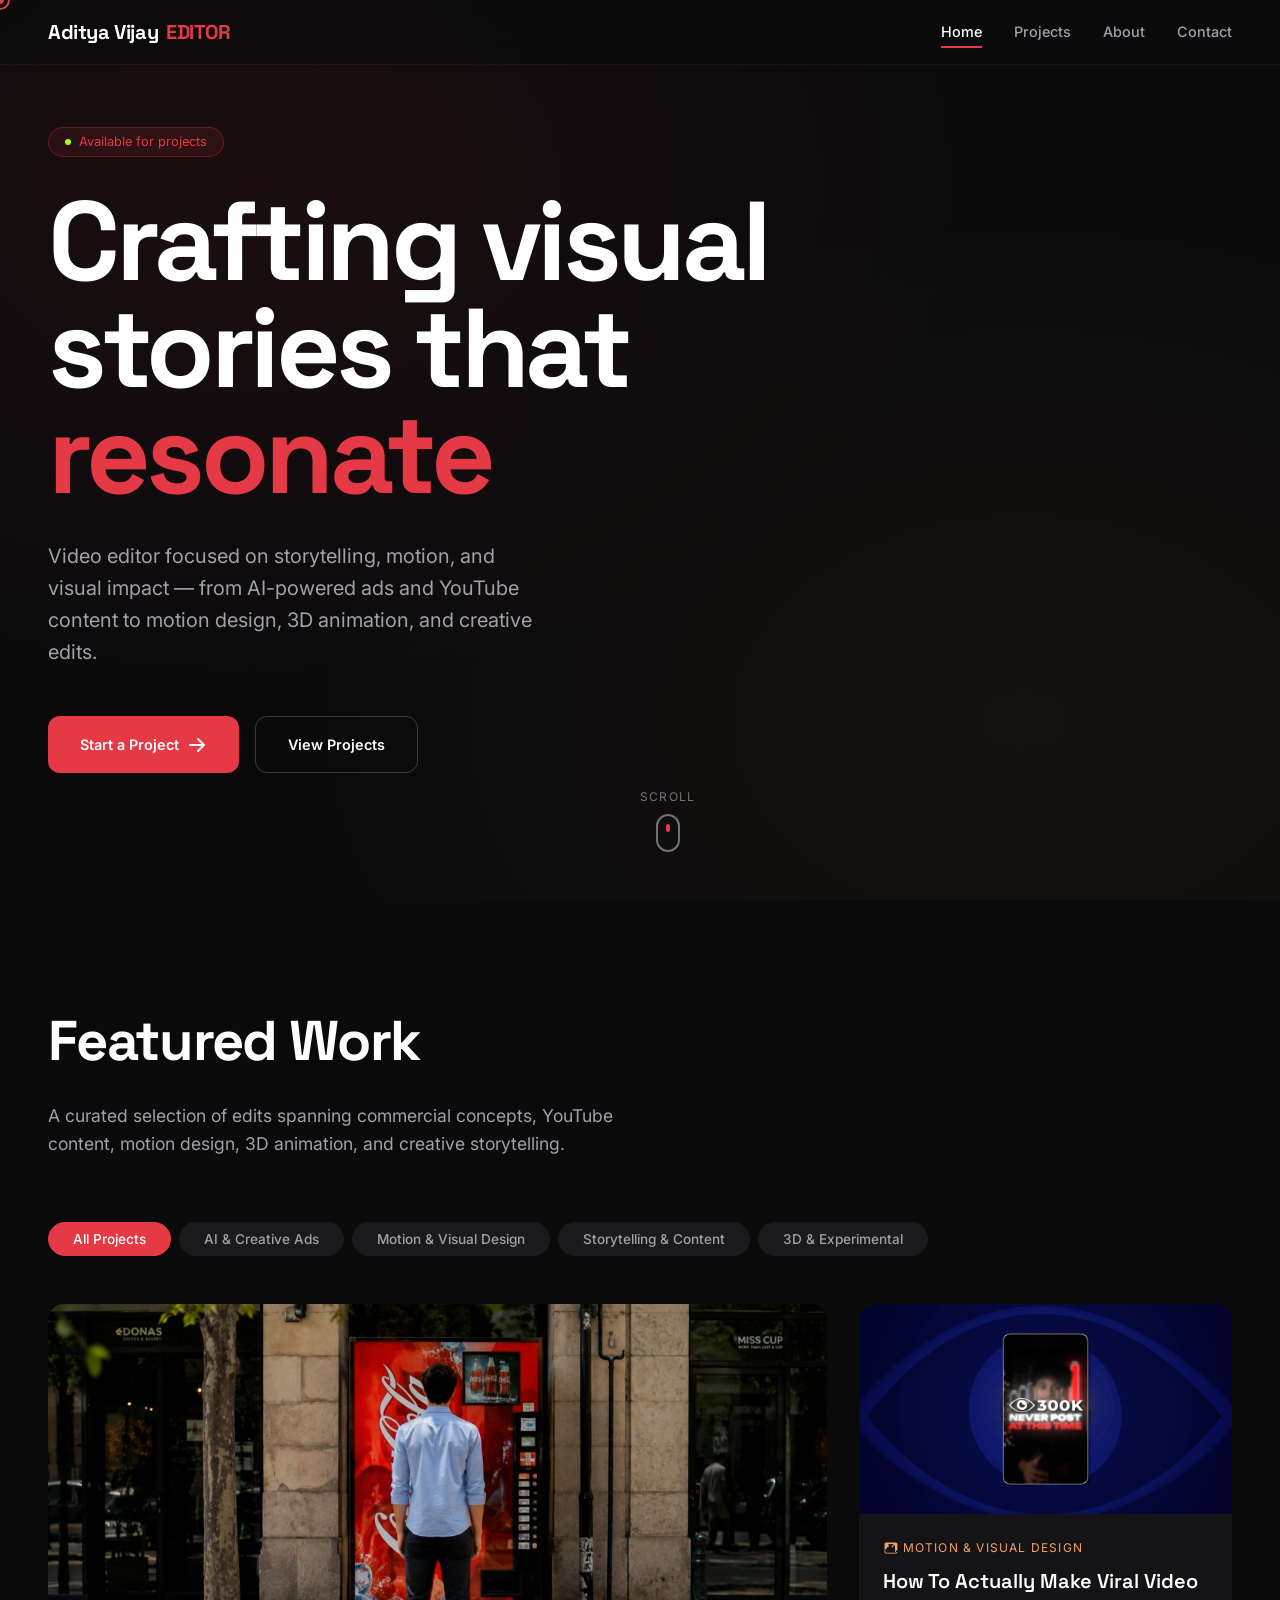
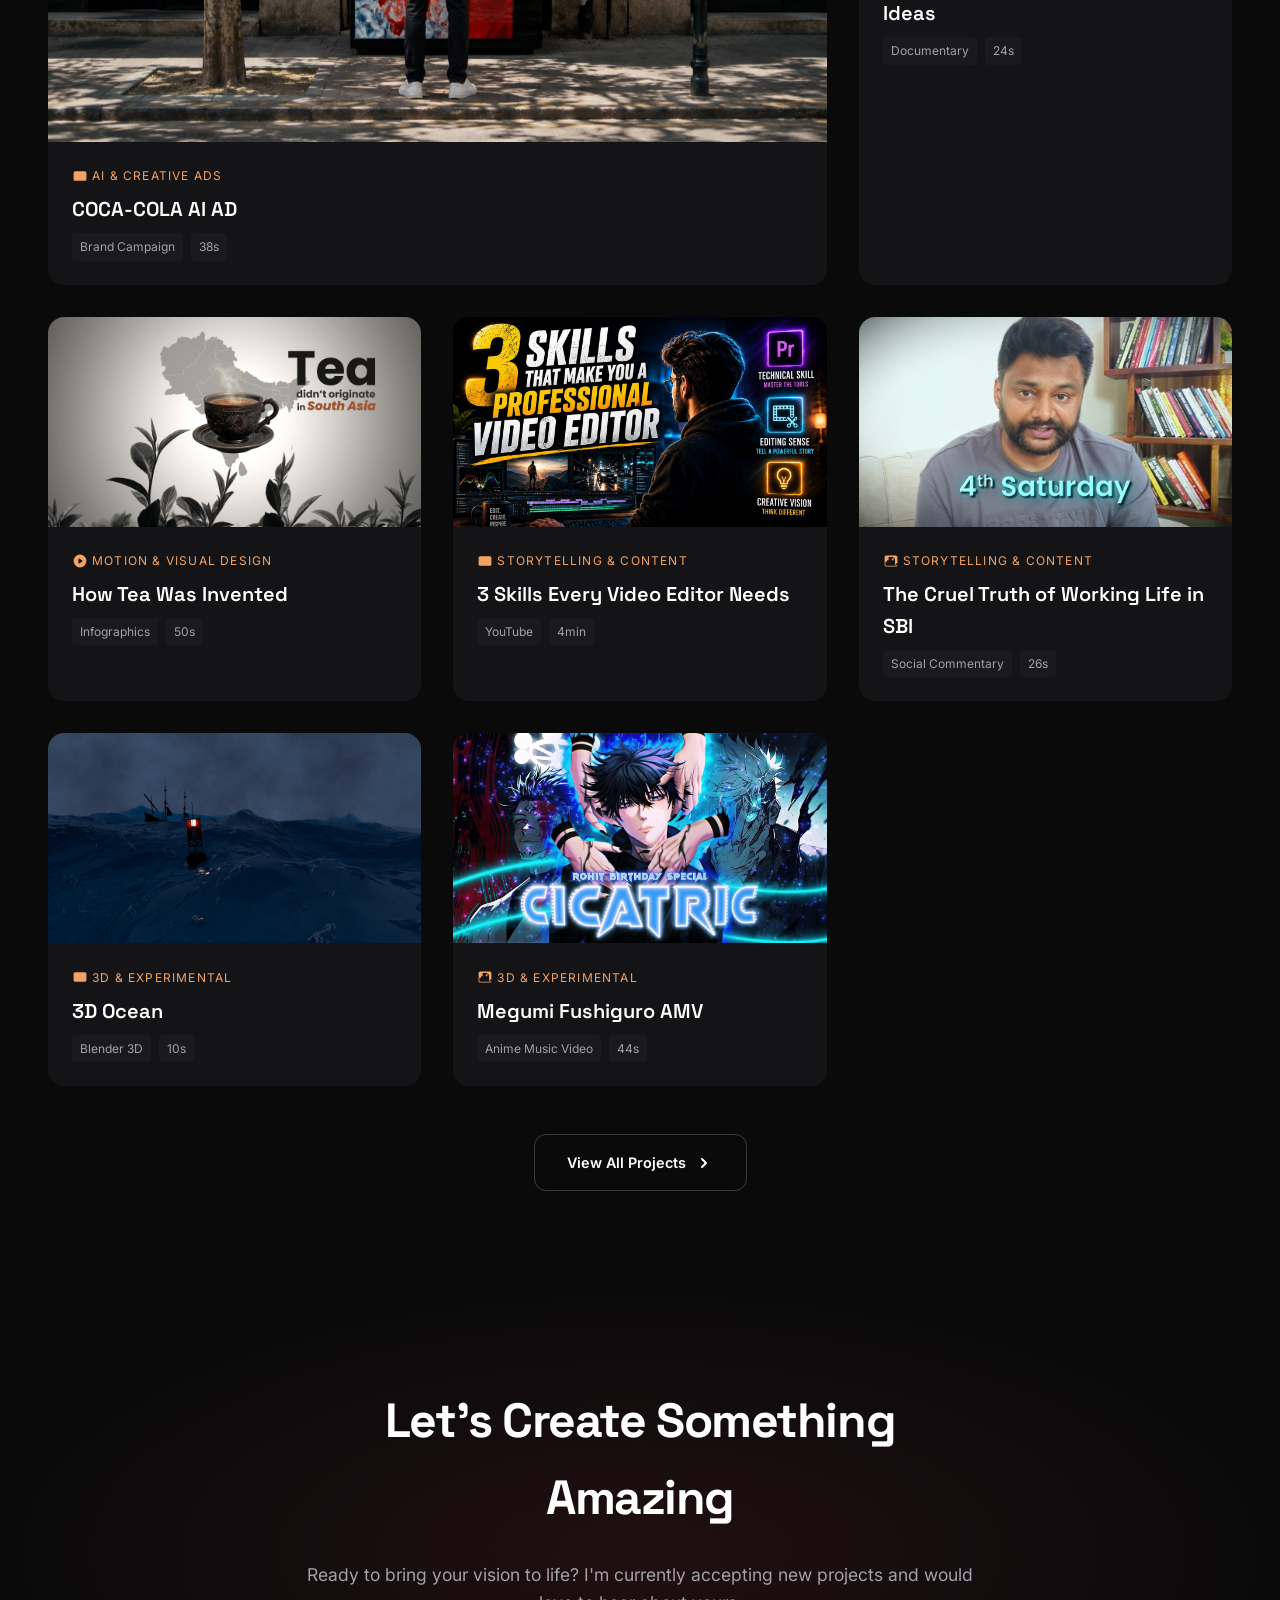
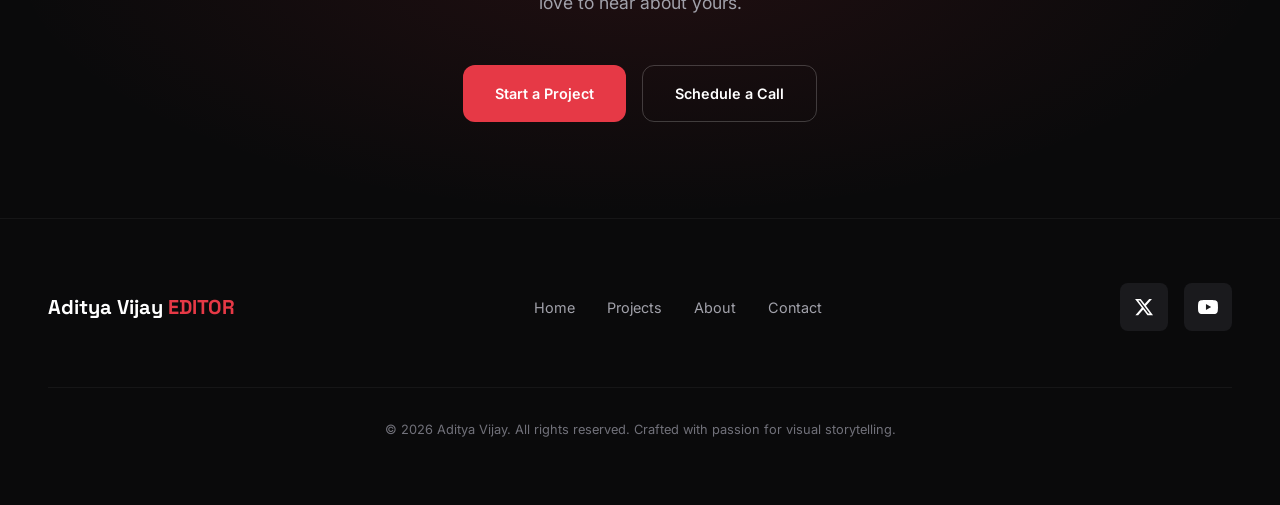
<file: video-editor-portfolio/index.html>
<!DOCTYPE html>
<html lang="en">
<head>
  <meta charset="UTF-8">
  <meta name="viewport" content="width=device-width, initial-scale=1.0">
  <meta name="description" content="Aditya Vijay is a video editor specializing in creative advertising, YouTube content, motion design, 3D animation, and cinematic storytelling.">
  <meta name="keywords" content="video editor, video editing, YouTube editor, motion graphics, 3D animation, AI video editing, short form video editor, creative video editing">
  <meta name="author" content="Aditya Vijay">

  <!-- Open Graph / Social -->
  <meta property="og:type" content="website">
  <meta property="og:title" content="Aditya Vijay - Video Editor">
  <meta property="og:description" content="Video editing across creative advertising, YouTube content, motion design, 3D animation, and cinematic storytelling by Aditya Vijay.">
  <meta property="og:image" content="Images/og-image.jpg">

  <!-- Favicon -->
  <link rel="icon" type="image/svg+xml" href="data:image/svg+xml,<svg xmlns='http://www.w3.org/2000/svg' viewBox='0 0 100 100'><text y='.9em' font-size='90'>🎬</text></svg>">

  <!-- Fonts -->
  <link rel="preconnect" href="https://fonts.googleapis.com">
  <link rel="preconnect" href="https://fonts.gstatic.com" crossorigin>
  <link href="https://fonts.googleapis.com/css2?family=Inter:wght@400;500;600;700&family=Space+Grotesk:wght@600;700&display=swap" rel="stylesheet">

  <!-- Styles -->
  <link rel="stylesheet" href="css/styles.css">

  <title>Aditya Vijay | Video Editor</title>
</head>
<body>
  <!-- Custom Cursor -->
  <div class="cursor"></div>
  <div class="cursor-follower"></div>

  <!-- Navigation -->
  <nav class="nav">
    <a href="index.html" class="nav-logo">
      Aditya Vijay <span>EDITOR</span>
    </a>

    <ul class="nav-links">
      <li><a href="index.html" class="nav-link active">Home</a></li>
      <li><a href="projects.html" class="nav-link">Projects</a></li>
      <li><a href="about.html" class="nav-link">About</a></li>
      <li><a href="contact.html" class="nav-link">Contact</a></li>
    </ul>

    <button class="nav-toggle" aria-label="Toggle menu">
      <span></span>
      <span></span>
      <span></span>
    </button>
  </nav>

  <!-- Hero Section -->
  <section class="hero">
    <div class="hero-content">
      <div class="hero-badge">
        Available for projects
      </div>
      <h1 class="hero-title">
        <span class="line">Crafting visual</span>
        <span class="line">stories that <span class="highlight">resonate</span></span>
      </h1>
      <p class="hero-subtitle">
        Video editor focused on storytelling, motion, and visual impact — from AI-powered ads and YouTube content to motion design, 3D animation, and creative edits.
      </p>
      <div class="hero-cta">
        <a href="contact.html" class="btn btn-primary">
          Start a Project
          <svg width="20" height="20" viewBox="0 0 20 20" fill="currentColor">
            <path fill-rule="evenodd" d="M10.293 3.293a1 1 0 011.414 0l6 6a1 1 0 010 1.414l-6 6a1 1 0 01-1.414-1.414L14.586 11H3a1 1 0 110-2h11.586l-4.293-4.293a1 1 0 010-1.414z" clip-rule="evenodd"/>
          </svg>
        </a>
        <a href="#work" class="btn btn-secondary">
          View Projects
        </a>
      </div>
    </div>

    <div class="hero-scroll">
      <span>Scroll</span>
      <div class="mouse"></div>
    </div>
  </section>

  <!-- Featured Projects Section -->
  <section id="work" class="section">
    <div class="section-header reveal">
      <h2 class="section-title">Featured Work</h2>
      <p class="section-subtitle">A curated selection of edits spanning commercial concepts, YouTube content, motion design, 3D animation, and creative storytelling.</p>
    </div>

    <!-- Filter Buttons -->
    <div class="filter reveal">
      <button class="filter-btn active" data-filter="all">All Projects</button>
      <button class="filter-btn" data-filter="ai-ads">AI & Creative Ads</button>
      <button class="filter-btn" data-filter="motion">Motion & Visual Design</button>
      <button class="filter-btn" data-filter="storytelling">Storytelling & Content</button>
      <button class="filter-btn" data-filter="3d">3D & Experimental</button>
    </div>

    <!-- Projects Grid -->
    <div class="projects-grid">
      <!-- Project 1 - Commercial (Featured/Large) -->
      <article class="project-card large reveal" data-category="ai-ads">
        <div class="project-thumbnail">
          <!-- PLACEHOLDER: Replace src with actual thumbnail -->
          <img src="Images/AI-AD.jpg" alt="COCA-COLA AI AD" loading="lazy">
          <div class="project-overlay">
            <a href="projects/project-1.html" class="btn btn-primary">View Project</a>
          </div>
        </div>
        <div class="project-info">
          <span class="project-category">
            <svg width="16" height="16" fill="currentColor" viewBox="0 0 20 20">
              <path d="M2 6a2 2 0 012-2h12a2 2 0 012 2v8a2 2 0 01-2 2H4a2 2 0 01-2-2V6z"/>
            </svg>
            AI & Creative Ads
          </span>
          <h3 class="project-title">COCA-COLA AI AD</h3>
          <div class="project-tags">
            <span class="project-tag">Brand Campaign</span>
            <span class="project-tag">38s</span>
          </div>
        </div>
      </article>

      <!-- Project 2 - Film -->
      <article class="project-card reveal" data-category="motion">
        <div class="project-thumbnail">
          <img src="Images/Motion-Graphics.jpg" alt="How To Actually Make Viral Video Ideas" loading="lazy">
          <div class="project-overlay">
            <a href="projects/project-2.html" class="btn btn-primary">View Project</a>
          </div>
        </div>
        <div class="project-info">
          <span class="project-category">
            <svg width="16" height="16" fill="currentColor" viewBox="0 0 20 20">
              <path fill-rule="evenodd" d="M4 3a2 2 0 00-2 2v10a2 2 0 002 2h12a2 2 0 002-2V5a2 2 0 00-2-2H4zm3 2h6v4H7V5zm8 8v2h1v-2h-1zm-2-2H3v4a1 1 0 001 1h12a1 1 0 001-1v-4h-2zm-2-2H5v2h6V9zm6 4h1v2h-1v-2zm-2-2h2v2h-2v-2zm-4-4h4v4h-4V7z" clip-rule="evenodd"/>
            </svg>
            Motion & Visual Design
          </span>
          <h3 class="project-title">How To Actually Make Viral Video Ideas</h3>
          <div class="project-tags">
            <span class="project-tag">Documentary</span>
            <span class="project-tag">24s</span>
          </div>
        </div>
      </article>

      <!-- Project 3 - Content Creator -->
      <article class="project-card reveal" data-category="motion">
        <div class="project-thumbnail">
          <img src="Images/Info-Graphics.jpg" alt="How To Actually Make Viral Video Ideas" loading="lazy">
          <div class="project-overlay">
            <a href="projects/project-3.html" class="btn btn-primary">View Project</a>
          </div>
        </div>
        <div class="project-info">
          <span class="project-category">
            <svg width="16" height="16" fill="currentColor" viewBox="0 0 20 20">
              <path fill-rule="evenodd" d="M10 18a8 8 0 100-16 8 8 0 000 16zM9.555 7.168A1 1 0 008 8v4a1 1 0 001.555.832l3-2a1 1 0 000-1.664l-3-2z" clip-rule="evenodd"/>
            </svg>
            Motion & Visual Design
          </span>
          <h3 class="project-title">How Tea Was Invented</h3>
          <div class="project-tags">
            <span class="project-tag">Infographics</span>
            <span class="project-tag">50s</span>
          </div>
        </div>
      </article>

      <!-- Project 4 - Commercial -->
      <article class="project-card reveal" data-category="storytelling">
        <div class="project-thumbnail">
          <img src="Images/Longform.jpg" alt="3 Skills Every Video Editor Needs" loading="lazy">
          <div class="project-overlay">
            <a href="projects/project-4.html" class="btn btn-primary">View Project</a>
          </div>
        </div>
        <div class="project-info">
          <span class="project-category">
            <svg width="16" height="16" fill="currentColor" viewBox="0 0 20 20">
              <path d="M2 6a2 2 0 012-2h12a2 2 0 012 2v8a2 2 0 01-2 2H4a2 2 0 01-2-2V6z"/>
            </svg>
            Storytelling & Content
          </span>
          <h3 class="project-title">3 Skills Every Video Editor Needs</h3>
          <div class="project-tags">
            <span class="project-tag">YouTube</span>
            <span class="project-tag">4min</span>
          </div>
        </div>
      </article>

      <!-- Project 5 - Film -->
      <article class="project-card reveal" data-category="storytelling">
        <div class="project-thumbnail">
          <img src="Images/Documentary.jpg" alt="The Cruel Truth of Working Life in SBI" loading="lazy">
          <div class="project-overlay">
            <a href="projects/project-5.html" class="btn btn-primary">View Project</a>
          </div>
        </div>
        <div class="project-info">
          <span class="project-category">
            <svg width="16" height="16" fill="currentColor" viewBox="0 0 20 20">
              <path fill-rule="evenodd" d="M4 3a2 2 0 00-2 2v10a2 2 0 002 2h12a2 2 0 002-2V5a2 2 0 00-2-2H4zm3 2h6v4H7V5zm8 8v2h1v-2h-1zm-2-2H3v4a1 1 0 001 1h12a1 1 0 001-1v-4h-2zm-2-2H5v2h6V9zm6 4h1v2h-1v-2zm-2-2h2v2h-2v-2zm-4-4h4v4h-4V7z" clip-rule="evenodd"/>
            </svg>
            Storytelling & Content
          </span>
          <h3 class="project-title">The Cruel Truth of Working Life in SBI</h3>
          <div class="project-tags">
            <span class="project-tag">Social Commentary</span>
            <span class="project-tag">26s</span>
          </div>
        </div>
      </article>

      <!-- Project 7 - Commercial -->
      <article class="project-card reveal" data-category="3d">
        <div class="project-thumbnail">
          <img src="Images/3D.jpg" alt="3D Ocean" loading="lazy">
          <div class="project-overlay">
            <a href="projects/project-6.html" class="btn btn-primary">View Project</a>
          </div>
        </div>
        <div class="project-info">
          <span class="project-category">
            <svg width="16" height="16" fill="currentColor" viewBox="0 0 20 20">
              <path d="M2 6a2 2 0 012-2h12a2 2 0 012 2v8a2 2 0 01-2 2H4a2 2 0 01-2-2V6z"/>
            </svg>
            3D & Experimental
          </span>
          <h3 class="project-title">3D Ocean</h3>
          <div class="project-tags">
            <span class="project-tag">Blender 3D</span>
            <span class="project-tag">10s</span>
          </div>
        </div>
      </article>

      <!-- Project 8 - Film -->
      <article class="project-card reveal" data-category="3d">
        <div class="project-thumbnail">
          <img src="Images/AMV.jpg" alt="Megumi Fushiguro AMV" loading="lazy">
          <div class="project-overlay">
            <a href="projects/project-7.html" class="btn btn-primary">View Project</a>
          </div>
        </div>
        <div class="project-info">
          <span class="project-category">
            <svg width="16" height="16" fill="currentColor" viewBox="0 0 20 20">
              <path fill-rule="evenodd" d="M4 3a2 2 0 00-2 2v10a2 2 0 002 2h12a2 2 0 002-2V5a2 2 0 00-2-2H4zm3 2h6v4H7V5zm8 8v2h1v-2h-1zm-2-2H3v4a1 1 0 001 1h12a1 1 0 001-1v-4h-2zm-2-2H5v2h6V9zm6 4h1v2h-1v-2zm-2-2h2v2h-2v-2zm-4-4h4v4h-4V7z" clip-rule="evenodd"/>
            </svg>
            3D & Experimental
          </span>
          <h3 class="project-title">Megumi Fushiguro AMV</h3>
          <div class="project-tags">
            <span class="project-tag">Anime Music Video</span>
            <span class="project-tag">44s</span>
          </div>
        </div>
      </article>
    </div>

    <!-- View All Projects CTA -->
    <div class="text-center mt-5 reveal">
      <a href="projects.html" class="btn btn-secondary">
        View All Projects
        <svg width="20" height="20" viewBox="0 0 20 20" fill="currentColor">
          <path fill-rule="evenodd" d="M7.293 14.707a1 1 0 010-1.414L10.586 10 7.293 6.707a1 1 0 011.414-1.414l4 4a1 1 0 010 1.414l-4 4a1 1 0 01-1.414 0z" clip-rule="evenodd"/>
        </svg>
      </a>
    </div>
  </section>

  <!-- CTA Section -->
  <section class="cta-section">
    <div class="cta-content reveal">
      <h2>Let's Create Something Amazing</h2>
      <p>Ready to bring your vision to life? I'm currently accepting new projects and would love to hear about yours.</p>
      <div class="cta-buttons">
        <a href="contact.html" class="btn btn-primary">
          Start a Project
        </a>
        <a href="contact.html#schedule" class="btn btn-secondary">
          Schedule a Call
        </a>
      </div>
    </div>
  </section>

  <!-- Footer -->
  <footer class="footer">
    <div class="footer-content">
      <a href="index.html" class="footer-logo">
        Aditya Vijay <span>EDITOR</span>
      </a>

      <div class="footer-links">
        <a href="index.html" class="footer-link">Home</a>
        <a href="projects.html" class="footer-link">Projects</a>
        <a href="about.html" class="footer-link">About</a>
        <a href="contact.html" class="footer-link">Contact</a>
      </div>

      <!-- Social Links -->
      <div class="footer-social">
        <a href="#" class="social-link" aria-label="X (Twitter)" title="X (Twitter)">
          <svg viewBox="0 0 24 24" fill="currentColor">
            <path d="M18.244 2.25h3.308l-7.227 8.26 8.502 11.24H16.17l-5.214-6.817L4.99 21.75H1.68l7.73-8.835L1.254 2.25H8.08l4.713 6.231zm-1.161 17.52h1.833L7.084 4.126H5.117z"/>
          </svg>
        </a>
        <a href="https://www.youtube.com/@AdityaVijay-Edits" class="social-link" aria-label="YouTube" title="YouTube" target="_blank" rel="noopener noreferrer">
          <svg viewBox="0 0 24 24" fill="currentColor">
            <path d="M23.498 6.186a3.016 3.016 0 0 0-2.122-2.136C19.505 3.545 12 3.545 12 3.545s-7.505 0-9.377.505A3.017 3.017 0 0 0 .502 6.186C0 8.07 0 12 0 12s0 3.93.502 5.814a3.016 3.016 0 0 0 2.122 2.136c1.871.505 9.376.505 9.376.505s7.505 0 9.377-.505a3.015 3.015 0 0 0 2.122-2.136C24 15.93 24 12 24 12s0-3.93-.502-5.814zM9.545 15.568V8.432L15.818 12l-6.273 3.568z"/>
          </svg>
        </a>
      </div>

      <p class="footer-copyright">
        © 2026 Aditya Vijay. All rights reserved. Crafted with passion for visual storytelling.
      </p>
    </div>
  </footer>

  <!-- Scripts -->
  <script src="js/main.js"></script>
</body>
</html>
</file>
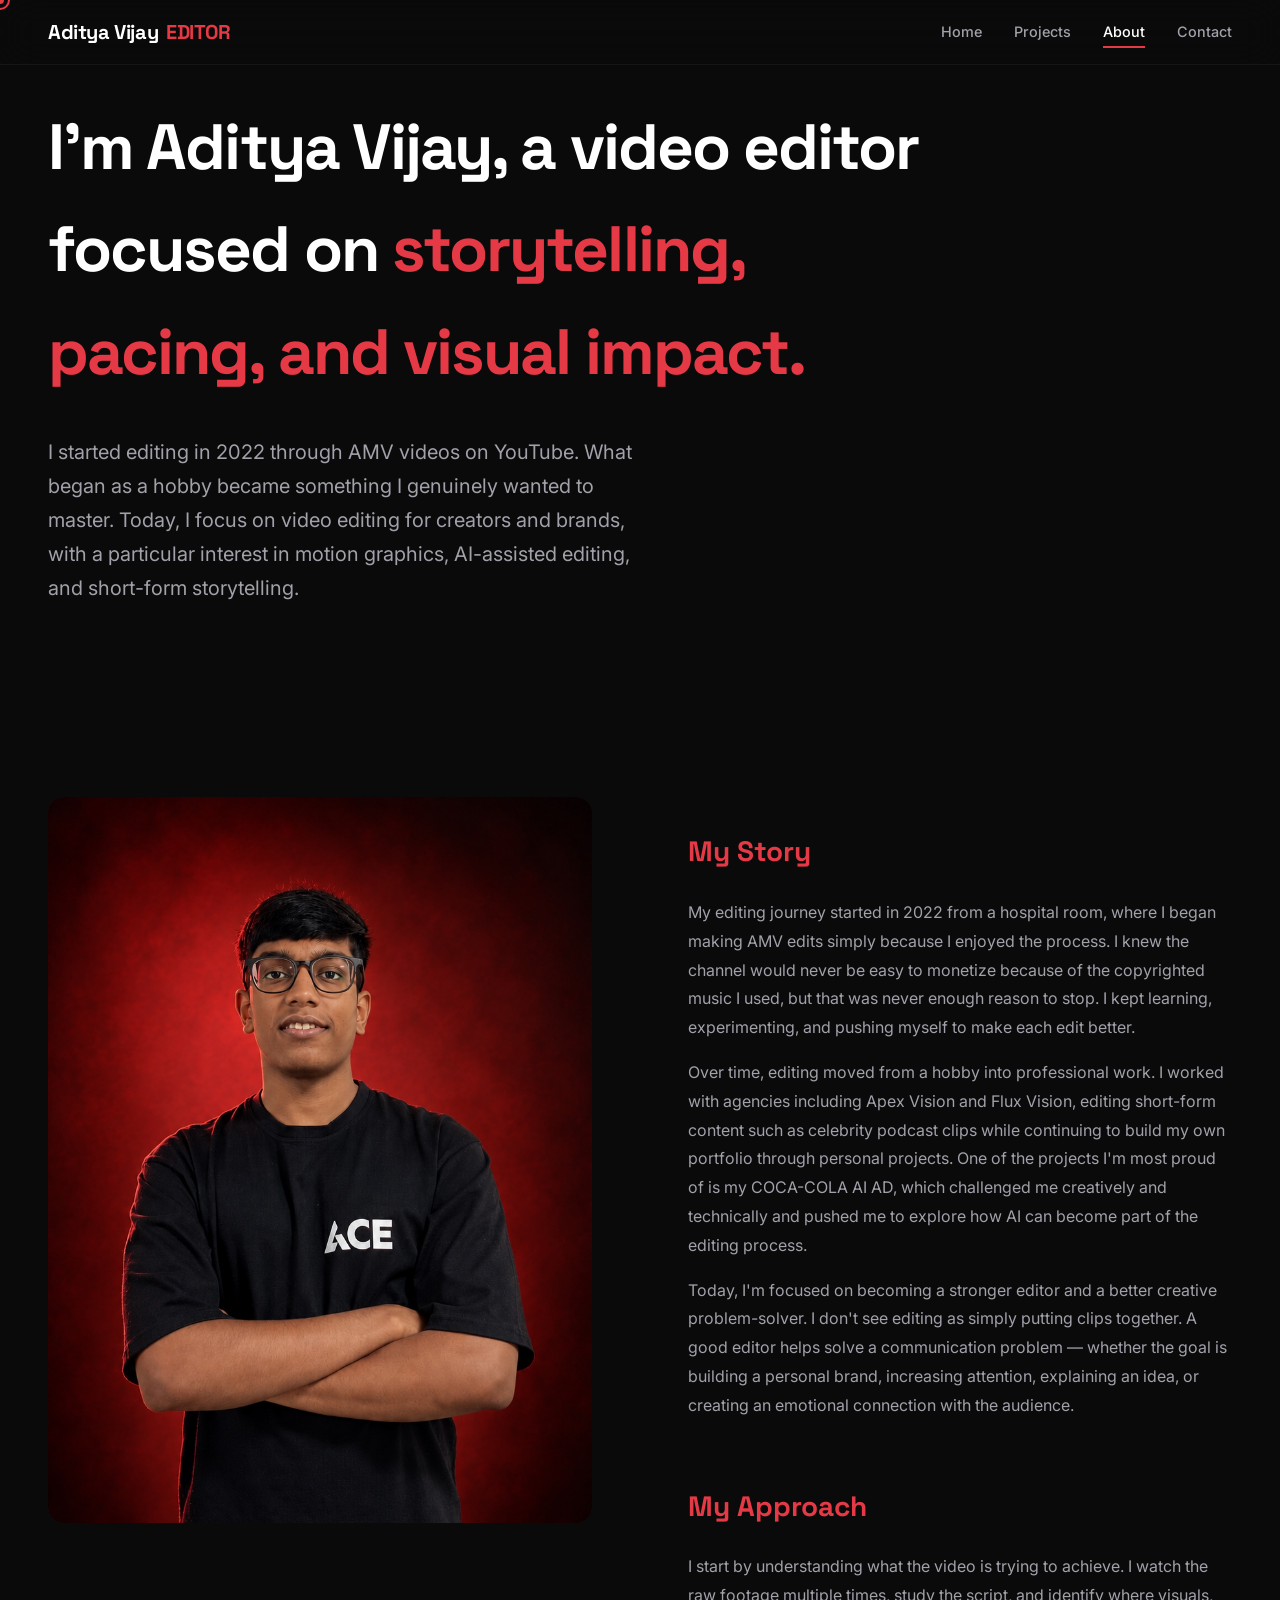
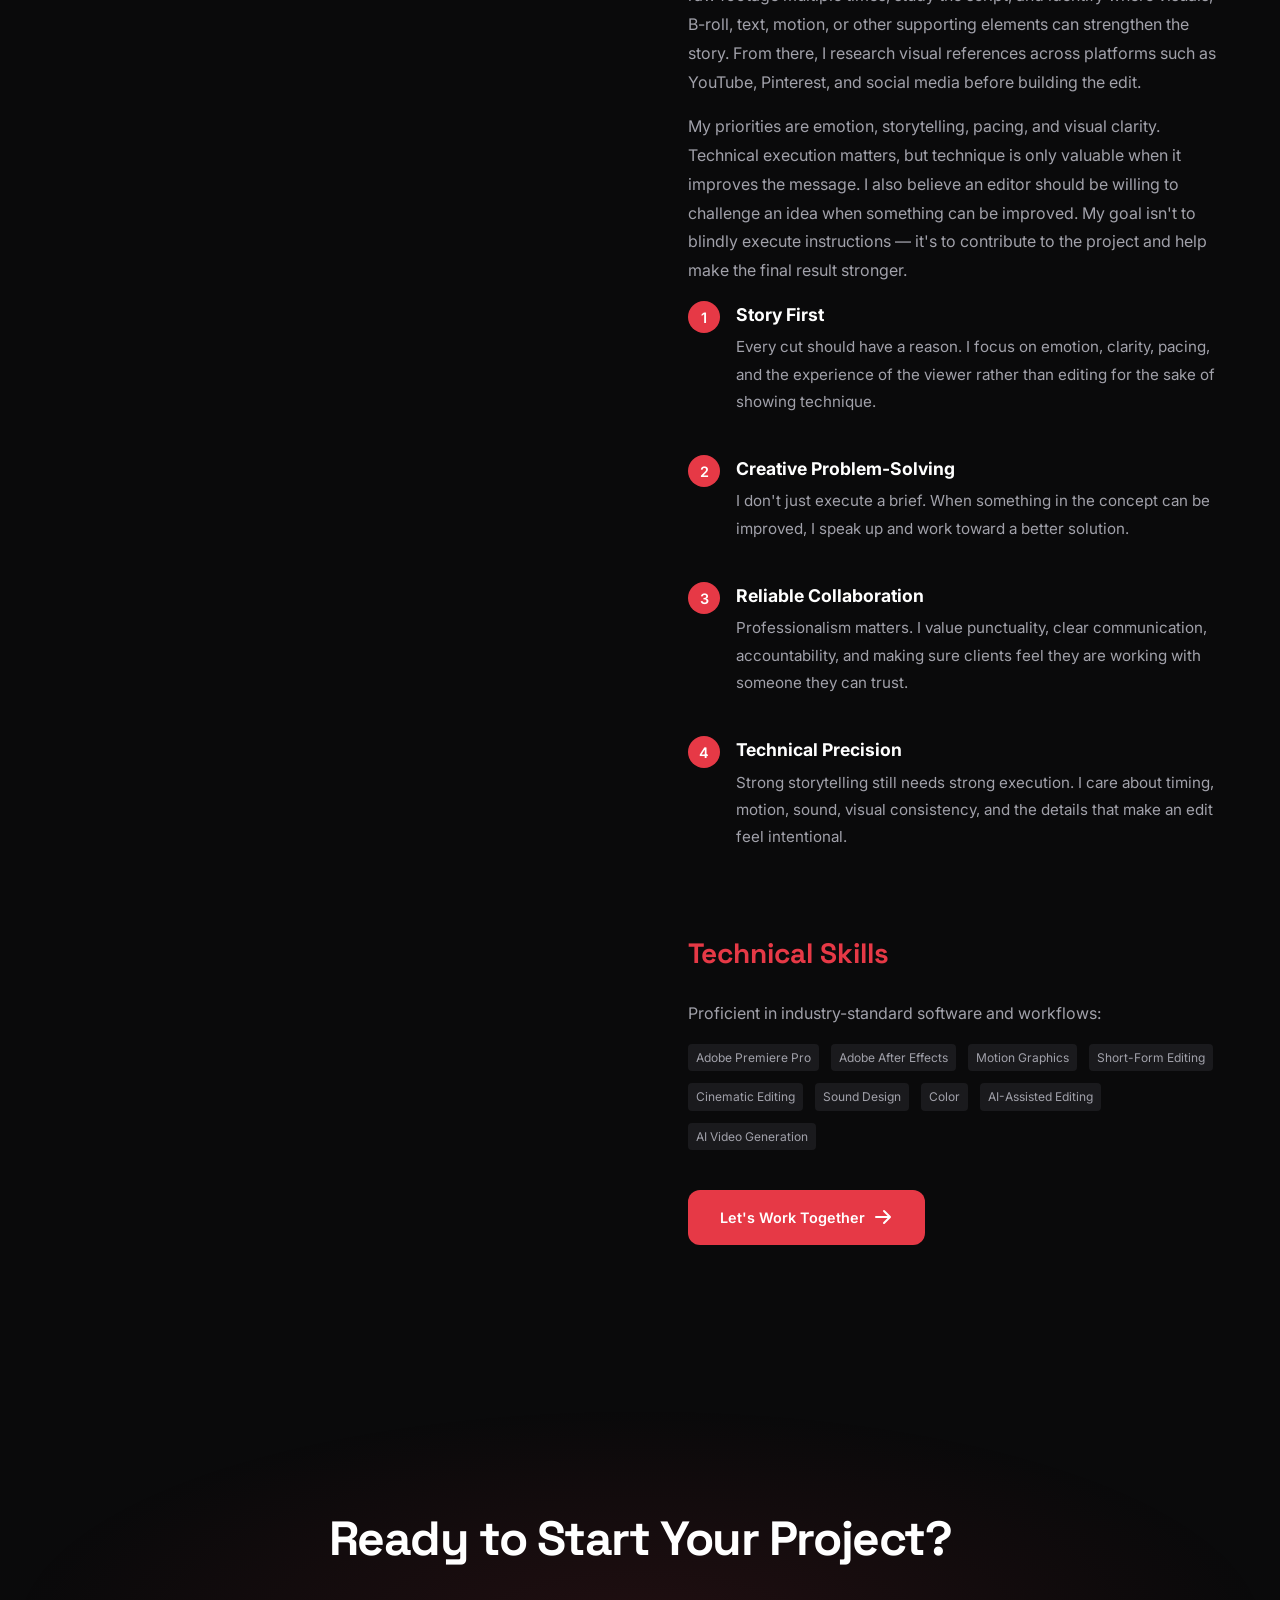
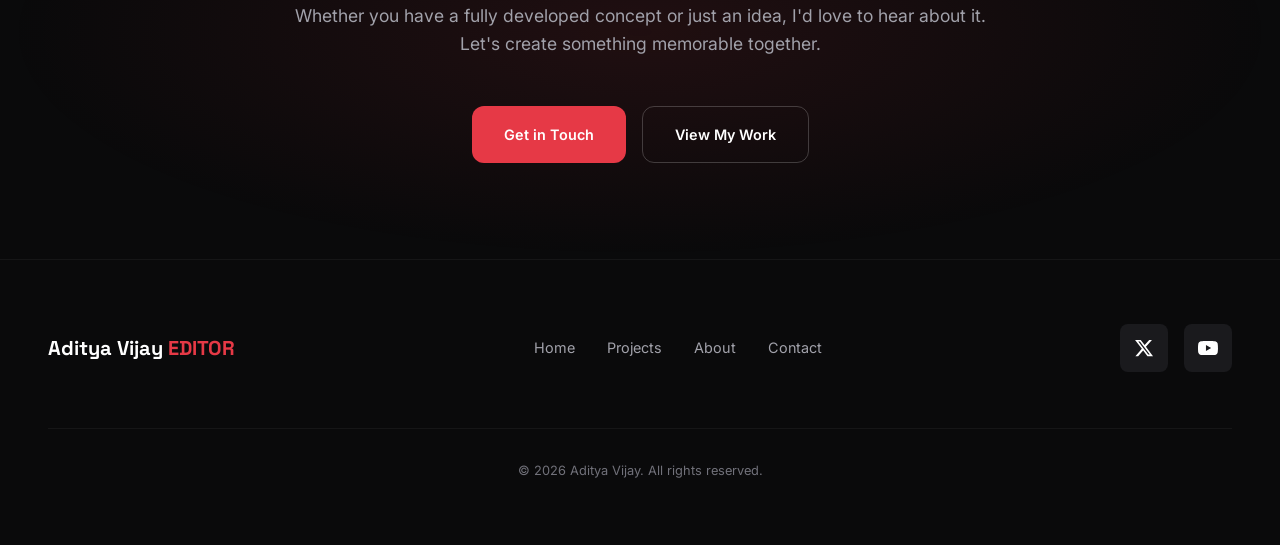
<file: video-editor-portfolio/about.html>
<!DOCTYPE html>
<html lang="en">
<head>
  <meta charset="UTF-8">
  <meta name="viewport" content="width=device-width, initial-scale=1.0">
  <meta name="description" content="Meet Aditya Vijay, a video editor focused on storytelling, pacing, motion graphics, AI-assisted editing, and short-form content. Learn about his approach, creative process, and journey from AMV editing to professional video editing.">

  <!-- Favicon -->
  <link rel="icon" type="image/svg+xml" href="data:image/svg+xml,<svg xmlns='http://www.w3.org/2000/svg' viewBox='0 0 100 100'><text y='.9em' font-size='90'>🎬</text></svg>">

  <!-- Fonts -->
  <link rel="preconnect" href="https://fonts.googleapis.com">
  <link rel="preconnect" href="https://fonts.gstatic.com" crossorigin>
  <link href="https://fonts.googleapis.com/css2?family=Inter:wght@400;500;600;700&family=Space+Grotesk:wght@600;700&display=swap" rel="stylesheet">

  <!-- Styles -->
  <link rel="stylesheet" href="css/styles.css">

  <title>About Aditya Vijay | Video Editor</title>
</head>
<body>
  <!-- Custom Cursor -->
  <div class="cursor"></div>
  <div class="cursor-follower"></div>

  <!-- Navigation -->
  <nav class="nav">
    <a href="index.html" class="nav-logo">
      Aditya Vijay <span>EDITOR</span>
    </a>

    <ul class="nav-links">
      <li><a href="index.html" class="nav-link">Home</a></li>
      <li><a href="projects.html" class="nav-link">Projects</a></li>
      <li><a href="about.html" class="nav-link active">About</a></li>
      <li><a href="contact.html" class="nav-link">Contact</a></li>
    </ul>

    <button class="nav-toggle" aria-label="Toggle menu">
      <span></span>
      <span></span>
      <span></span>
    </button>
  </nav>

  <!-- About Hero -->
  <section class="about-intro">
  <div class="reveal">
    <h1>I'm Aditya Vijay, a video editor focused on <span class="text-accent">storytelling, pacing, and visual impact.</span></h1>
    <p>I started editing in 2022 through AMV videos on YouTube. What began as a hobby became something I genuinely wanted to master. Today, I focus on video editing for creators and brands, with a particular interest in motion graphics, AI-assisted editing, and short-form storytelling.</p>
  </div>
</section>

  <!-- About Content -->
  <section class="about-content">
    <div class="about-image reveal">
      <div class="about-image-container">
        <!-- PLACEHOLDER: Replace with your photo -->
        <img src="Images/aditya-vijay.jpg" alt="Aditya Vijay - Video Editor" loading="lazy">
      </div>
    </div>

    <div class="about-text">
      <!-- Story Section -->
      <div class="about-section reveal">
        <h2>My Story</h2>
        <p>
  My editing journey started in 2022 from a hospital room, where I began making AMV edits simply because I enjoyed the process. I knew the channel would never be easy to monetize because of the copyrighted music I used, but that was never enough reason to stop. I kept learning, experimenting, and pushing myself to make each edit better.
</p>

<p>
  Over time, editing moved from a hobby into professional work. I worked with agencies including Apex Vision and Flux Vision, editing short-form content such as celebrity podcast clips while continuing to build my own portfolio through personal projects. One of the projects I'm most proud of is my COCA-COLA AI AD, which challenged me creatively and technically and pushed me to explore how AI can become part of the editing process.
</p>

<p>
  Today, I'm focused on becoming a stronger editor and a better creative problem-solver. I don't see editing as simply putting clips together. A good editor helps solve a communication problem — whether the goal is building a personal brand, increasing attention, explaining an idea, or creating an emotional connection with the audience.
</p>
      </div>

      <!-- Approach Section -->
      <div class="about-section reveal">
        <h2>My Approach</h2>
        <p>
  I start by understanding what the video is trying to achieve. I watch the raw footage multiple times, study the script, and identify where visuals, B-roll, text, motion, or other supporting elements can strengthen the story. From there, I research visual references across platforms such as YouTube, Pinterest, and social media before building the edit.
</p>

<p>
  My priorities are emotion, storytelling, pacing, and visual clarity. Technical execution matters, but technique is only valuable when it improves the message. I also believe an editor should be willing to challenge an idea when something can be improved. My goal isn't to blindly execute instructions — it's to contribute to the project and help make the final result stronger.
</p>

        <ul class="philosophy-list">
          <li>
            <span class="philosophy-number">1</span>
            <div class="philosophy-content">
              <h3>Story First</h3>
<p>Every cut should have a reason. I focus on emotion, clarity, pacing, and the experience of the viewer rather than editing for the sake of showing technique.</p>
            </div>
          </li>
          <li>
            <span class="philosophy-number">2</span>
            <div class="philosophy-content">
              <h3>Creative Problem-Solving</h3>
<p>I don't just execute a brief. When something in the concept can be improved, I speak up and work toward a better solution.</p>
            </div>
          </li>
          <li>
            <span class="philosophy-number">3</span>
            <div class="philosophy-content">
              <h3>Reliable Collaboration</h3>
<p>Professionalism matters. I value punctuality, clear communication, accountability, and making sure clients feel they are working with someone they can trust.</p>
            </div>
          </li>
          <li>
            <span class="philosophy-number">4</span>
            <div class="philosophy-content">
              <h3>Technical Precision</h3>
<p>Strong storytelling still needs strong execution. I care about timing, motion, sound, visual consistency, and the details that make an edit feel intentional.</p>
            </div>
          </li>
        </ul>
      </div>

      <!-- Skills Section -->
      <div class="about-section reveal">
        <h2>Technical Skills</h2>
        <p>Proficient in industry-standard software and workflows:</p>

        <div class="project-tags" style="gap: 0.75rem; margin-top: 1rem;">
  <span class="project-tag">Adobe Premiere Pro</span>
  <span class="project-tag">Adobe After Effects</span>
  <span class="project-tag">Motion Graphics</span>
  <span class="project-tag">Short-Form Editing</span>
  <span class="project-tag">Cinematic Editing</span>
  <span class="project-tag">Sound Design</span>
  <span class="project-tag">Color</span>
  <span class="project-tag">AI-Assisted Editing</span>
  <span class="project-tag">AI Video Generation</span>
</div>
      <!-- CTA -->
      <div class="about-section reveal" style="margin-top: 2.5rem;">
        <a href="contact.html" class="btn btn-primary">
          Let's Work Together
          <svg width="20" height="20" viewBox="0 0 20 20" fill="currentColor">
            <path fill-rule="evenodd" d="M10.293 3.293a1 1 0 011.414 0l6 6a1 1 0 010 1.414l-6 6a1 1 0 01-1.414-1.414L14.586 11H3a1 1 0 110-2h11.586l-4.293-4.293a1 1 0 010-1.414z" clip-rule="evenodd"/>
          </svg>
        </a>
      </div>
    </div>
  </section>

  <!-- CTA Section -->
  <section class="cta-section">
    <div class="cta-content reveal">
      <h2>Ready to Start Your Project?</h2>
      <p>Whether you have a fully developed concept or just an idea, I'd love to hear about it. Let's create something memorable together.</p>
      <div class="cta-buttons">
        <a href="contact.html" class="btn btn-primary">
          Get in Touch
        </a>
        <a href="projects.html" class="btn btn-secondary">
          View My Work
        </a>
      </div>
    </div>
  </section>

  <!-- Footer -->
  <footer class="footer">
    <div class="footer-content">
      <a href="index.html" class="footer-logo">
        Aditya Vijay <span>EDITOR</span>
      </a>

      <div class="footer-links">
        <a href="index.html" class="footer-link">Home</a>
        <a href="projects.html" class="footer-link">Projects</a>
        <a href="about.html" class="footer-link">About</a>
        <a href="contact.html" class="footer-link">Contact</a>
      </div>

      <div class="footer-social">
        <a href="#" class="social-link" aria-label="X (Twitter)">
          <svg viewBox="0 0 24 24" fill="currentColor">
            <path d="M18.244 2.25h3.308l-7.227 8.26 8.502 11.24H16.17l-5.214-6.817L4.99 21.75H1.68l7.73-8.835L1.254 2.25H8.08l4.713 6.231zm-1.161 17.52h1.833L7.084 4.126H5.117z"/>
          </svg>
        </a>
        <a href="https://www.youtube.com/@AdityaVijay-Edits" class="social-link" aria-label="YouTube" title="YouTube" target="_blank" rel="noopener noreferrer">
          <svg viewBox="0 0 24 24" fill="currentColor">
            <path d="M23.498 6.186a3.016 3.016 0 0 0-2.122-2.136C19.505 3.545 12 3.545 12 3.545s-7.505 0-9.377.505A3.017 3.017 0 0 0 .502 6.186C0 8.07 0 12 0 12s0 3.93.502 5.814a3.016 3.016 0 0 0 2.122 2.136c1.871.505 9.376.505 9.376.505s7.505 0 9.377-.505a3.015 3.015 0 0 0 2.122-2.136C24 15.93 24 12 24 12s0-3.93-.502-5.814zM9.545 15.568V8.432L15.818 12l-6.273 3.568z"/>
          </svg>
        </a>
      </div>

      <p class="footer-copyright">
        © 2026 Aditya Vijay. All rights reserved.
      </p>
    </div>
  </footer>

  <script src="js/main.js"></script>
</body>
</html>
</file>
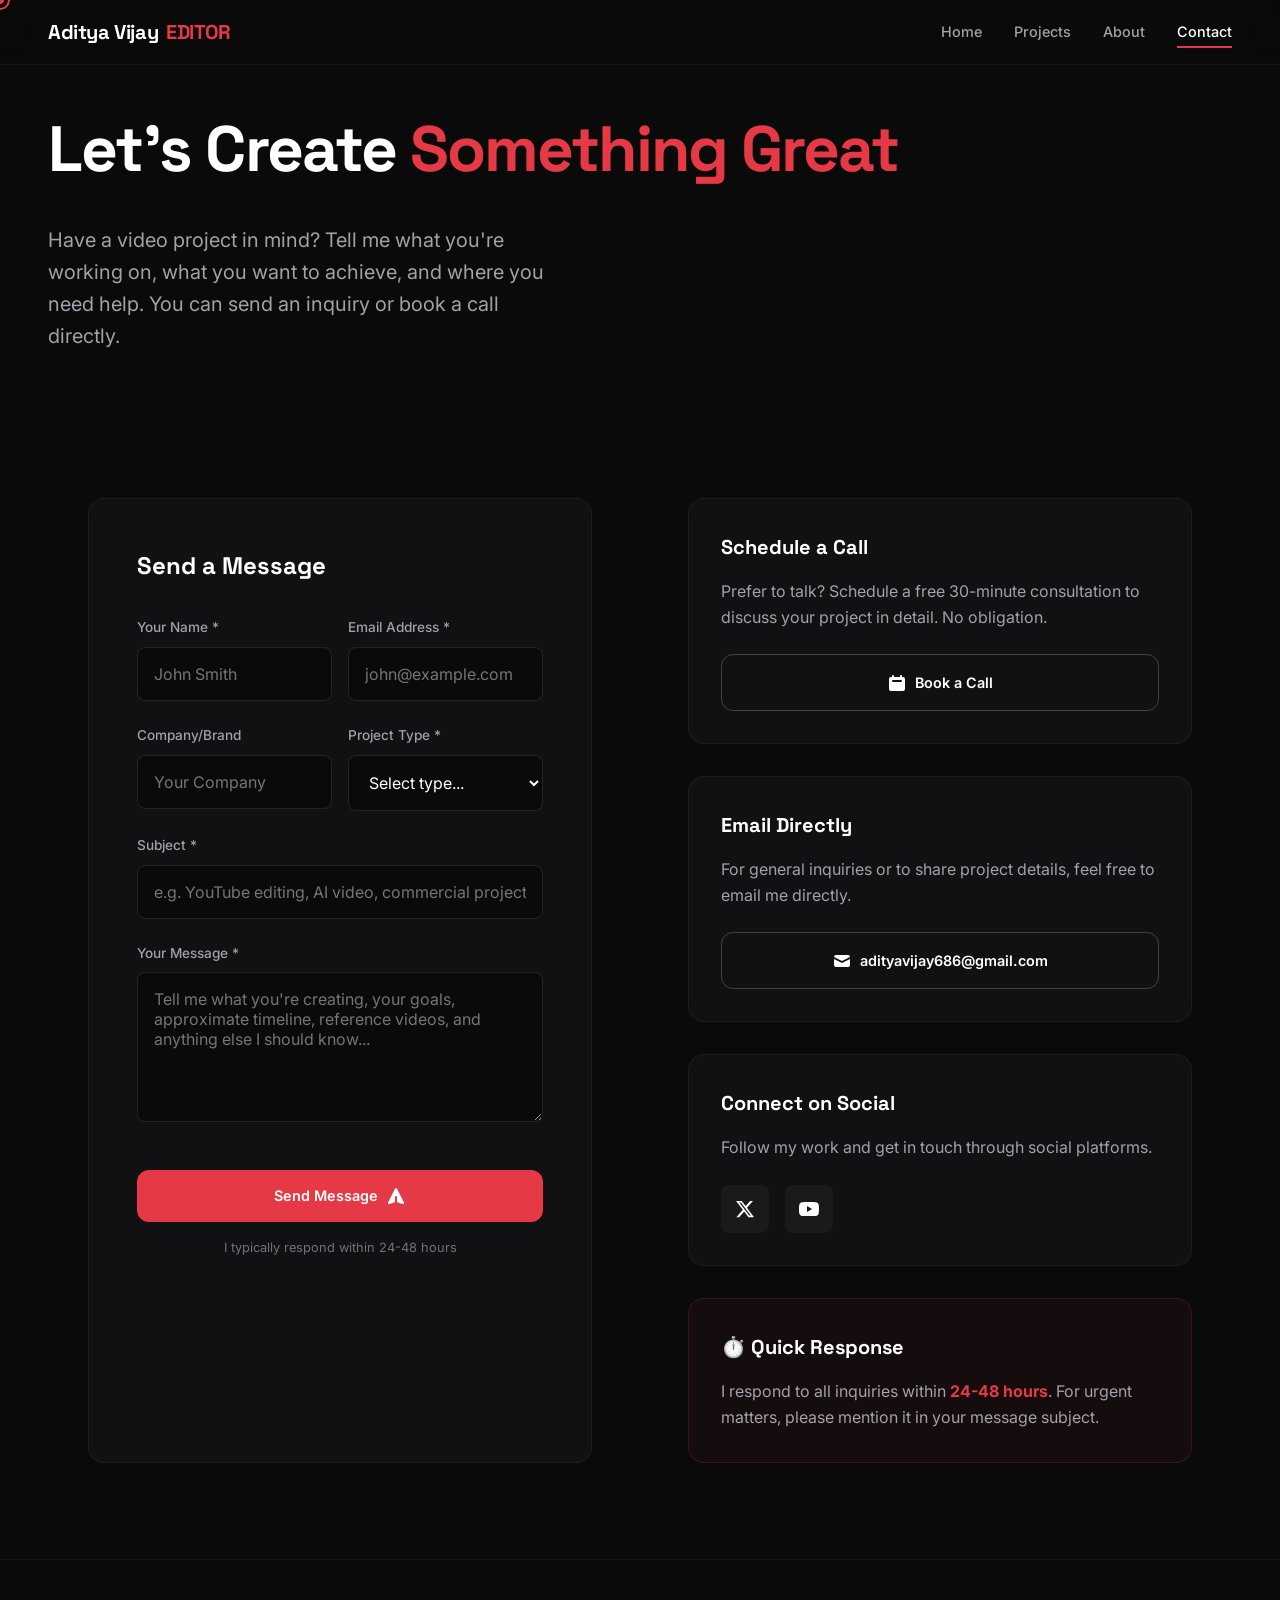
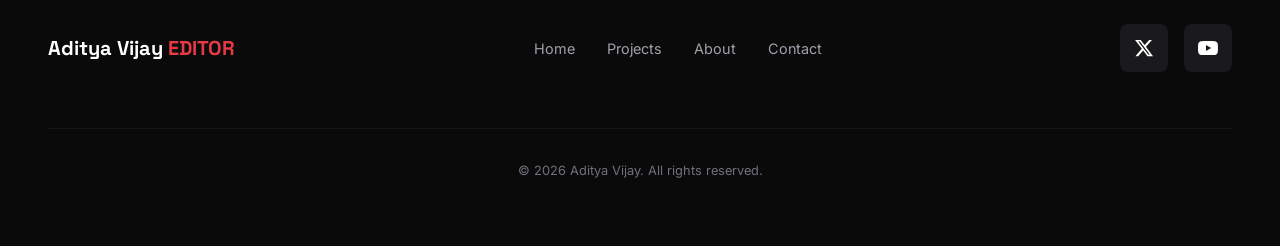
<file: video-editor-portfolio/contact.html>
<!DOCTYPE html>
<html lang="en">
<head>
  <meta charset="UTF-8">
  <meta name="viewport" content="width=device-width, initial-scale=1.0">
  <meta name="description" content="Get in touch with Aditya Vijay for video editing projects, creative collaborations, and freelance work. Send a project inquiry or schedule a call to discuss your requirements.">

  <!-- Favicon -->
  <link rel="icon" type="image/svg+xml" href="data:image/svg+xml,<svg xmlns='http://www.w3.org/2000/svg' viewBox='0 0 100 100'><text y='.9em' font-size='90'>🎬</text></svg>">

  <!-- Fonts -->
  <link rel="preconnect" href="https://fonts.googleapis.com">
  <link rel="preconnect" href="https://fonts.gstatic.com" crossorigin>
  <link href="https://fonts.googleapis.com/css2?family=Inter:wght@400;500;600;700&family=Space+Grotesk:wght@600;700&display=swap" rel="stylesheet">

  <!-- Styles -->
  <link rel="stylesheet" href="css/styles.css">

  <title>Contact | Aditya Vijay - Video Editor</title>
</head>
<body>
  <!-- Custom Cursor -->
  <div class="cursor"></div>
  <div class="cursor-follower"></div>

  <!-- Navigation -->
  <nav class="nav">
    <a href="index.html" class="nav-logo">
      Aditya Vijay <span>EDITOR</span>
    </a>

    <ul class="nav-links">
      <li><a href="index.html" class="nav-link">Home</a></li>
      <li><a href="projects.html" class="nav-link">Projects</a></li>
      <li><a href="about.html" class="nav-link">About</a></li>
      <li><a href="contact.html" class="nav-link active">Contact</a></li>
    </ul>

    <button class="nav-toggle" aria-label="Toggle menu">
      <span></span>
      <span></span>
      <span></span>
    </button>
  </nav>

  <!-- Contact Hero -->
  <section class="contact-hero">
    <div class="reveal">
      <h1>Let's Create <span class="text-accent">Something Great</span></h1>
<p>Have a video project in mind? Tell me what you're working on, what you want to achieve, and where you need help. You can send an inquiry or book a call directly.</p>
    </div>
  </section>

  <!-- Contact Content -->
  <section class="contact-content">
    <!-- Contact Form -->
    <div class="contact-form-container reveal">
      <form
          class="contact-form" id="contact-form">
        <h2>Send a Message</h2>

        <div class="form-row">
          <div class="form-group">
            <label for="name">Your Name *</label>
            <input type="text" id="name" name="name" required placeholder="John Smith">
          </div>
          <div class="form-group">
            <label for="email">Email Address *</label>
            <input type="email" id="email" name="email" required placeholder="john@example.com">
          </div>
        </div>

        <div class="form-row">
          <div class="form-group">
            <label for="company">Company/Brand</label>
            <input type="text" id="company" name="company" placeholder="Your Company">
          </div>
          <div class="form-group">
            <label for="project-type">Project Type *</label>
            <select id="project-type" name="project-type" required>
  <option value="">Select type...</option>
  <option value="ai-video">AI Video / AI-Assisted Editing</option>
  <option value="youtube">YouTube / Content Creation</option>
  <option value="short-form">Short-Form Content</option>
  <option value="motion-design">Motion Graphics / Motion Design</option>
  <option value="commercial">Commercial / Advertisement</option>
  <option value="3d">3D / Creative Animation</option>
  <option value="other">Other</option>
</select>
          </div>
        </div>

        <div class="form-group">
          <label for="subject">Subject *</label>
          <input type="text" id="subject" name="subject" required placeholder="e.g. YouTube editing, AI video, commercial project...">
        </div>

        <div class="form-group">
          <label for="message">Your Message *</label>
          <textarea id="message" name="message" required placeholder="Tell me what you're creating, your goals, approximate timeline, reference videos, and anything else I should know..."></textarea>
        </div>

        <button type="submit" class="btn btn-primary form-submit">
          Send Message
          <svg width="20" height="20" viewBox="0 0 20 20" fill="currentColor">
            <path d="M10.894 2.553a1 1 0 00-1.788 0l-7 14a1 1 0 001.169 1.409l5-1.429A1 1 0 009 15.571V11a1 1 0 112 0v4.571a1 1 0 00.725.962l5 1.428a1 1 0 001.17-1.408l-7-14z"/>
          </svg>
        </button>

        <p class="form-note">I typically respond within 24-48 hours</p>
      </form>
    </div>

    <!-- Contact Info -->
    <div class="contact-info reveal">
      <!-- Schedule Call Card -->
      <div id="schedule" class="contact-card">
        <h3>Schedule a Call</h3>
        <p>Prefer to talk? Schedule a free 30-minute consultation to discuss your project in detail. No obligation.</p>

        
        <a
    href="#"
    class="btn btn-secondary"
    data-cal-link="aditya-vijay-vnaskz/client-talk"
    data-cal-namespace="client-talk"
    data-cal-config='{"layout":"month_view","useSlotsViewOnSmallScreen":"true"}'
>
    <svg width="20" height="20" viewBox="0 0 20 20" fill="currentColor">
        <path fill-rule="evenodd" d="M6 2a1 1 0 00-1 1v1H4a2 2 0 00-2 2v10a2 2 0 002 2h12a2 2 0 002-2V6a2 2 0 00-2-2h-1V3a1 1 0 10-2 0v1H7V3a1 1 0 00-1-1v1H6zM6 7a1 1 0 000 2h8a1 1 0 100-2H6z" clip-rule="evenodd"/>
    </svg>

    Book a Call
</a>
      </div>

      <!-- Email Card -->
      <div class="contact-card">
        <h3>Email Directly</h3>
        <p>For general inquiries or to share project details, feel free to email me directly.</p>

        <!-- PLACEHOLDER: Replace with your email -->
        <a href="mailto:adityavijay686@gmail.com" class="btn btn-secondary">
          <svg width="20" height="20" viewBox="0 0 20 20" fill="currentColor">
            <path d="M2.003 5.884L10 9.882l7.997-3.998A2 2 0 0016 4H4a2 2 0 00-1.997 1.884z"/>
            <path d="M18 8.118l-8 4-8-4V14a2 2 0 002 2h12a2 2 0 002-2V8.118z"/>
          </svg>
          adityavijay686@gmail.com
        </a>
      </div>

      <!-- Social Card -->
      <div class="contact-card">
        <h3>Connect on Social</h3>
        <p>Follow my work and get in touch through social platforms.</p>

        <div class="social-links">
          <a href="#" class="social-link" aria-label="X (Twitter)" title="X (Twitter)">
            <svg viewBox="0 0 24 24" fill="currentColor">
              <path d="M18.244 2.25h3.308l-7.227 8.26 8.502 11.24H16.17l-5.214-6.817L4.99 21.75H1.68l7.73-8.835L1.254 2.25H8.08l4.713 6.231zm-1.161 17.52h1.833L7.084 4.126H5.117z"/>
            </svg>
          </a>
          <a href="https://www.youtube.com/@AdityaVijay-Edits" class="social-link" aria-label="YouTube" title="YouTube" target="_blank" rel="noopener noreferrer">
            <svg viewBox="0 0 24 24" fill="currentColor">
              <path d="M23.498 6.186a3.016 3.016 0 0 0-2.122-2.136C19.505 3.545 12 3.545 12 3.545s-7.505 0-9.377.505A3.017 3.017 0 0 0 .502 6.186C0 8.07 0 12 0 12s0 3.93.502 5.814a3.016 3.016 0 0 0 2.122 2.136c1.871.505 9.376.505 9.376.505s7.505 0 9.377-.505a3.015 3.015 0 0 0 2.122-2.136C24 15.93 24 12 24 12s0-3.93-.502-5.814zM9.545 15.568V8.432L15.818 12l-6.273 3.568z"/>
            </svg>
          </a>
        </div>
      </div>

      <!-- Response Time Card -->
      <div class="contact-card" style="background: rgba(230, 57, 70, 0.05); border: 1px solid rgba(230, 57, 70, 0.2);">
        <h3>⏱️ Quick Response</h3>
        <p style="margin-bottom: 0;">I respond to all inquiries within <strong style="color: var(--color-accent-primary);">24-48 hours</strong>. For urgent matters, please mention it in your message subject.</p>
      </div>
    </div>
  </section>

  <!-- Footer -->
  <footer class="footer">
    <div class="footer-content">
      <a href="index.html" class="footer-logo">
        Aditya Vijay <span>EDITOR</span>
      </a>

      <div class="footer-links">
        <a href="index.html" class="footer-link">Home</a>
        <a href="projects.html" class="footer-link">Projects</a>
        <a href="about.html" class="footer-link">About</a>
        <a href="contact.html" class="footer-link">Contact</a>
      </div>

      <div class="footer-social">
        <a href="#" class="social-link" aria-label="X (Twitter)">
          <svg viewBox="0 0 24 24" fill="currentColor">
            <path d="M18.244 2.25h3.308l-7.227 8.26 8.502 11.24H16.17l-5.214-6.817L4.99 21.75H1.68l7.73-8.835L1.254 2.25H8.08l4.713 6.231zm-1.161 17.52h1.833L7.084 4.126H5.117z"/>
          </svg>
        </a>
        <a href="#" class="social-link" aria-label="YouTube">
          <svg viewBox="0 0 24 24" fill="currentColor">
            <path d="M23.498 6.186a3.016 3.016 0 0 0-2.122-2.136C19.505 3.545 12 3.545 12 3.545s-7.505 0-9.377.505A3.017 3.017 0 0 0 .502 6.186C0 8.07 0 12 0 12s0 3.93.502 5.814a3.016 3.016 0 0 0 2.122 2.136c1.871.505 9.376.505 9.376.505s7.505 0 9.377-.505a3.015 3.015 0 0 0 2.122-2.136C24 15.93 24 12 24 12s0-3.93-.502-5.814zM9.545 15.568V8.432L15.818 12l-6.273 3.568z"/>
          </svg>
        </a>
      </div>

      <p class="footer-copyright">
        © 2026 Aditya Vijay. All rights reserved.
      </p>
    </div>
  </footer>

  <script src="js/main.js"></script>
  <!-- Cal.com element-click embed -->
<script type="text/javascript">
  (function (C, A, L) {
    let p = function (a, ar) {
      a.q.push(ar);
    };

    let d = C.document;

    C.Cal = C.Cal || function () {
      let cal = C.Cal;
      let ar = arguments;

      if (!cal.loaded) {
        cal.ns = {};
        cal.q = cal.q || [];

        d.head.appendChild(
          d.createElement("script")
        ).src = A;

        cal.loaded = true;
      }

      if (ar[0] === L) {
        const api = function () {
          p(api, arguments);
        };

        const namespace = ar[1];

        api.q = api.q || [];

        if (typeof namespace === "string") {
          cal.ns[namespace] = cal.ns[namespace] || api;
          p(cal.ns[namespace], ar);
          p(cal, ["initNamespace", namespace]);
        } else {
          p(cal, ar);
        }

        return;
      }

      p(cal, ar);
    };
  })(window, "https://app.cal.com/embed/embed.js", "init");

  Cal("init", "client-talk", {
    origin: "https://app.cal.com"
  });

  Cal.config = Cal.config || {};
  Cal.config.forwardQueryParams = true;

  Cal.ns["client-talk"](
    "ui",
    {
      hideEventTypeDetails: false,
      layout: "month_view"
    }
  );
</script>
<!-- Cal.com element-click embed ends -->
</body>
</html>
</file>
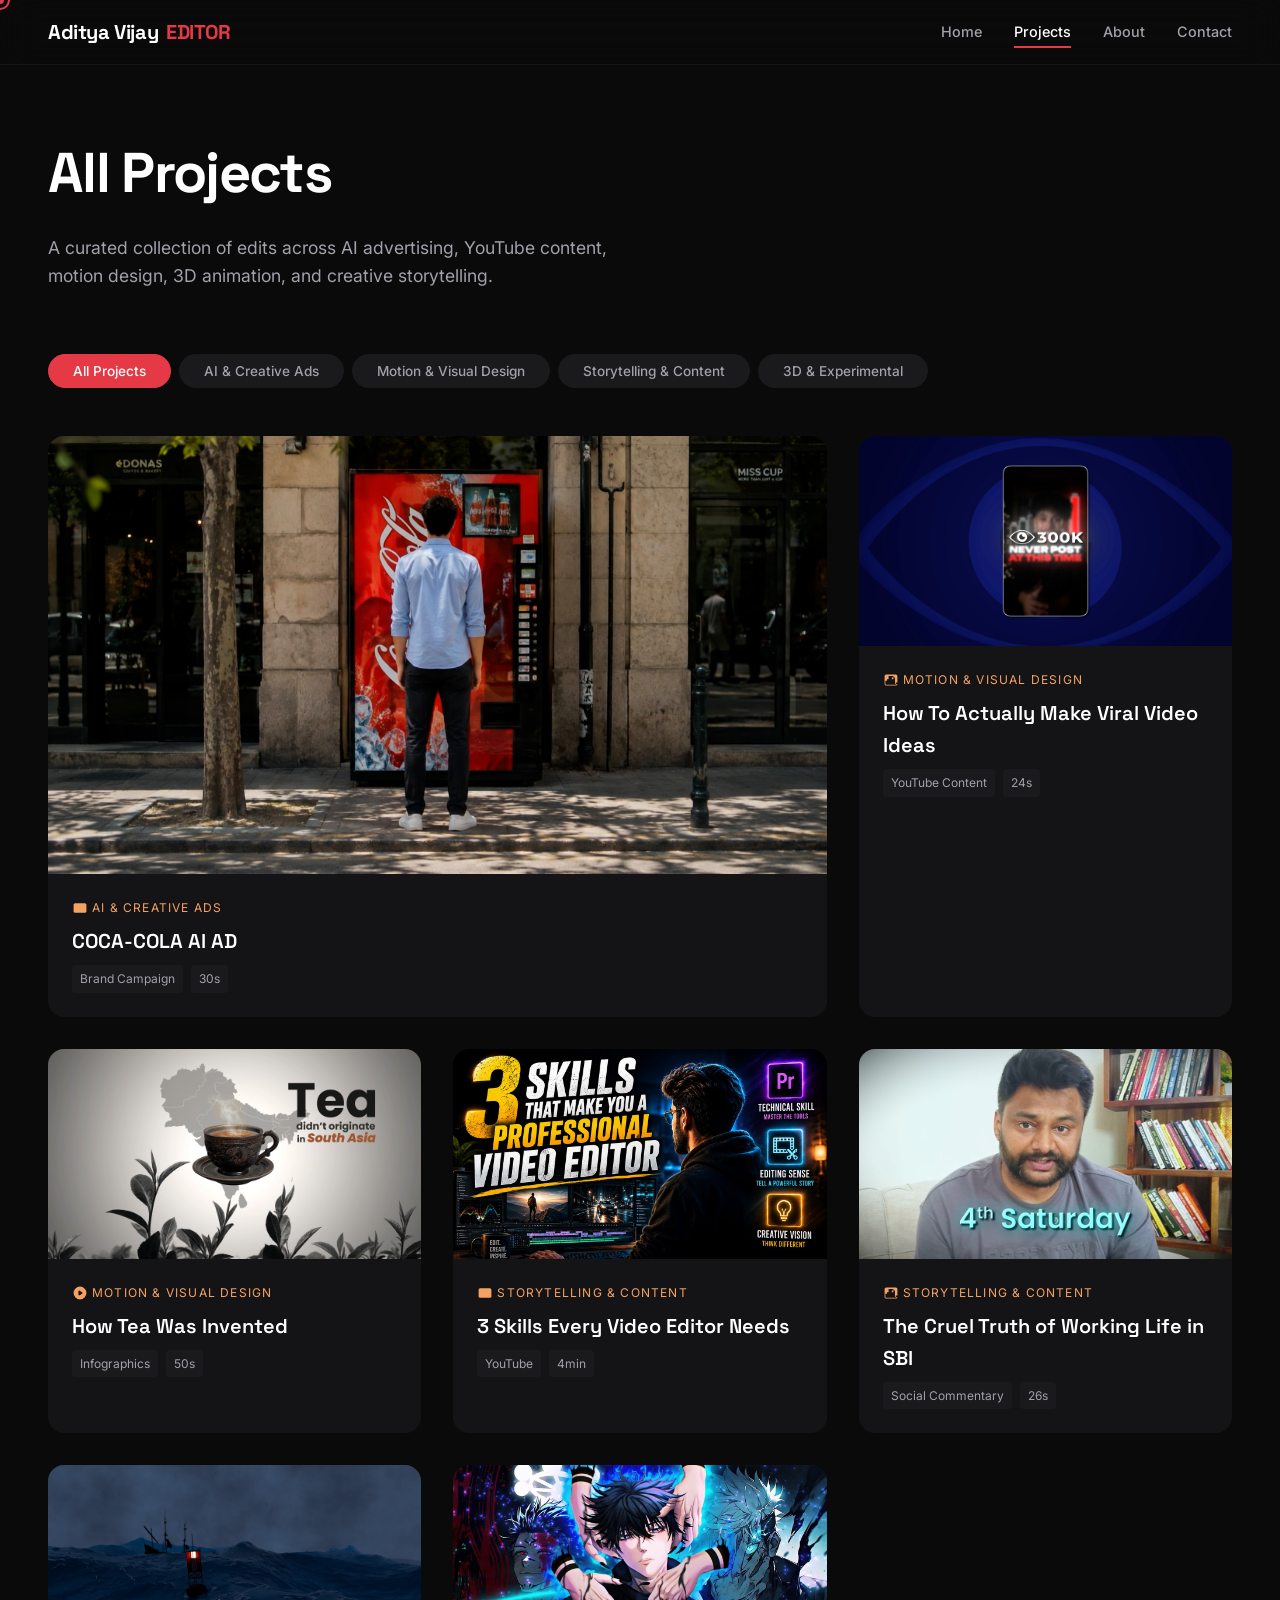
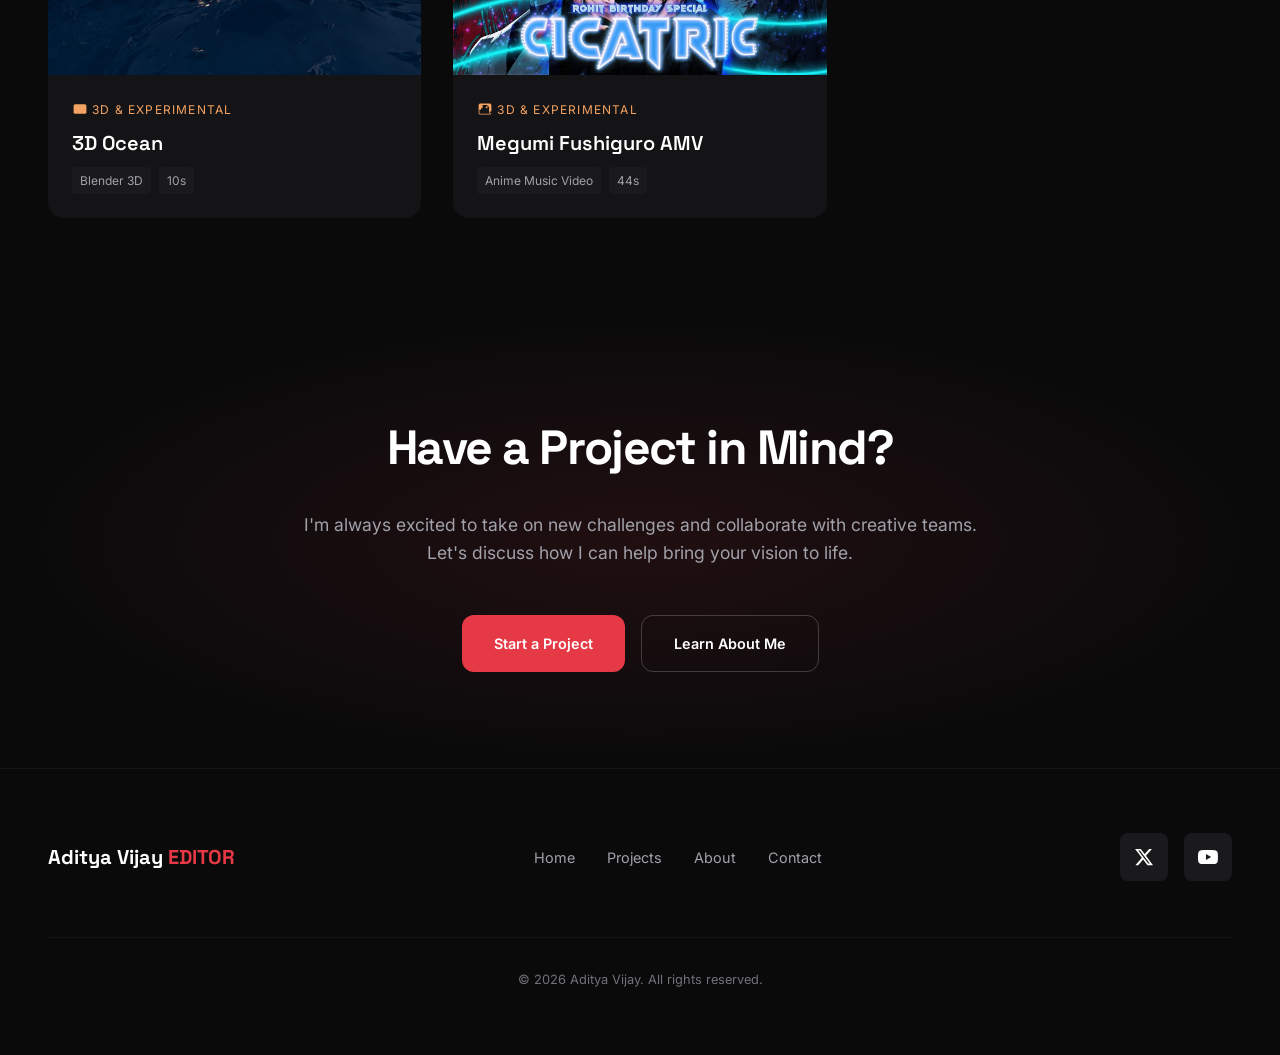
<file: video-editor-portfolio/projects.html>
<!DOCTYPE html>
<html lang="en">
<head>
  <meta charset="UTF-8">
  <meta name="viewport" content="width=device-width, initial-scale=1.0">
  <meta name="description" content="Explore Aditya Vijay's video editing portfolio featuring AI advertising, YouTube content, motion design, 3D animation, social commentary, and creative storytelling.">

  <!-- Favicon -->
  <link rel="icon" type="image/svg+xml" href="data:image/svg+xml,<svg xmlns='http://www.w3.org/2000/svg' viewBox='0 0 100 100'><text y='.9em' font-size='90'>🎬</text></svg>">

  <!-- Fonts -->
  <link rel="preconnect" href="https://fonts.googleapis.com">
  <link rel="preconnect" href="https://fonts.gstatic.com" crossorigin>
  <link href="https://fonts.googleapis.com/css2?family=Inter:wght@400;500;600;700&family=Space+Grotesk:wght@600;700&display=swap" rel="stylesheet">

  <!-- Styles -->
  <link rel="stylesheet" href="css/styles.css">

  <title>Projects | Aditya Vijay - Video Editor</title>
</head>
<body>
  <!-- Custom Cursor -->
  <div class="cursor"></div>
  <div class="cursor-follower"></div>

  <!-- Navigation -->
  <nav class="nav">
    <a href="index.html" class="nav-logo">
      Aditya Vijay <span>EDITOR</span>
    </a>

    <ul class="nav-links">
      <li><a href="index.html" class="nav-link">Home</a></li>
      <li><a href="projects.html" class="nav-link active">Projects</a></li>
      <li><a href="about.html" class="nav-link">About</a></li>
      <li><a href="contact.html" class="nav-link">Contact</a></li>
    </ul>

    <button class="nav-toggle" aria-label="Toggle menu">
      <span></span>
      <span></span>
      <span></span>
    </button>
  </nav>

  <!-- Projects Hero -->
  <section class="section" style="padding-top: 8rem;">
    <div class="section-header reveal">
      <h1 class="section-title">All Projects</h1>
      <p class="section-subtitle">A curated collection of edits across AI advertising, YouTube content, motion design, 3D animation, and creative storytelling.</p>
    </div>

    <!-- Filter Buttons -->
    <div class="filter reveal">
      <button class="filter-btn active" data-filter="all">All Projects</button>
      <button class="filter-btn" data-filter="ai-ads">AI & Creative Ads</button>
      <button class="filter-btn" data-filter="motion">Motion & Visual Design</button>
      <button class="filter-btn" data-filter="storytelling">Storytelling & Content</button>
      <button class="filter-btn" data-filter="3d">3D & Experimental</button>
    </div>

    <!-- Projects Grid -->
    <div class="projects-grid">

      <!-- Project 1 - AI & Creative Ads -->
      <article class="project-card large reveal" data-category="ai-ads">
        <div class="project-thumbnail">
          <img src="Images/AI-AD.jpg" alt="COCA-COLA AI AD" loading="lazy">
          <div class="project-overlay">
            <a href="projects/project-1.html" class="btn btn-primary">View Project</a>
          </div>
        </div>
        <div class="project-info">
          <span class="project-category">
            <svg width="16" height="16" fill="currentColor" viewBox="0 0 20 20">
              <path d="M2 6a2 2 0 012-2h12a2 2 0 012 2v8a2 2 0 01-2 2H4a2 2 0 01-2-2V6z"/>
            </svg>
            AI & Creative Ads
          </span>
          <h3 class="project-title">COCA-COLA AI AD</h3>
          <div class="project-tags">
            <span class="project-tag">Brand Campaign</span>
            <span class="project-tag">30s</span>
          </div>
        </div>
      </article>

      <!-- Project 2 - Motion & Visual Design -->
      <article class="project-card reveal" data-category="motion">
        <div class="project-thumbnail">
          <img src="Images/Motion-Graphics.jpg" alt="How To Actually Make Viral Video Ideas" loading="lazy">
          <div class="project-overlay">
            <a href="projects/project-2.html" class="btn btn-primary">View Project</a>
          </div>
        </div>
        <div class="project-info">
          <span class="project-category">
            <svg width="16" height="16" fill="currentColor" viewBox="0 0 20 20">
              <path fill-rule="evenodd" d="M4 3a2 2 0 00-2 2v10a2 2 0 002 2h12a2 2 0 002-2V5a2 2 0 00-2-2H4zm3 2h6v4H7V5zm8 8v2h1v-2h-1zm-2-2H3v4a1 1 0 001 1h12a1 1 0 001-1v-4h-2zm-2-2H5v2h6V9zm6 4h1v2h-1v-2zm-2-2h2v2h-2v-2zm-4-4h4v4h-4V7z" clip-rule="evenodd"/>
            </svg>
            Motion & Visual Design
          </span>
          <h3 class="project-title">How To Actually Make Viral Video Ideas</h3>
          <div class="project-tags">
            <span class="project-tag">YouTube Content</span>
            <span class="project-tag">24s</span>
          </div>
        </div>
      </article>

      <!-- Project 3 - Motion & Visual Design -->
      <article class="project-card reveal" data-category="motion">
        <div class="project-thumbnail">
          <img src="Images/Info-Graphics.jpg" alt="How Tea Was Invented" loading="lazy">
          <div class="project-overlay">
            <a href="projects/project-3.html" class="btn btn-primary">View Project</a>
          </div>
        </div>
        <div class="project-info">
          <span class="project-category">
            <svg width="16" height="16" fill="currentColor" viewBox="0 0 20 20">
              <path fill-rule="evenodd" d="M10 18a8 8 0 100-16 8 8 0 000 16zM9.555 7.168A1 1 0 008 8v4a1 1 0 001.555.832l3-2a1 1 0 000-1.664l-3-2z" clip-rule="evenodd"/>
            </svg>
            Motion & Visual Design
          </span>
          <h3 class="project-title">How Tea Was Invented</h3>
          <div class="project-tags">
            <span class="project-tag">Infographics</span>
            <span class="project-tag">50s</span>
          </div>
        </div>
      </article>

      <!-- Project 4 - Storytelling & Content -->
      <article class="project-card reveal" data-category="storytelling">
        <div class="project-thumbnail">
          <img src="Images/Longform.jpg" alt="3 Skills Every Video Editor Needs" loading="lazy">
          <div class="project-overlay">
            <a href="projects/project-4.html" class="btn btn-primary">View Project</a>
          </div>
        </div>
        <div class="project-info">
          <span class="project-category">
            <svg width="16" height="16" fill="currentColor" viewBox="0 0 20 20">
              <path d="M2 6a2 2 0 012-2h12a2 2 0 012 2v8a2 2 0 01-2 2H4a2 2 0 01-2-2V6z"/>
            </svg>
            Storytelling & Content
          </span>
          <h3 class="project-title">3 Skills Every Video Editor Needs</h3>
          <div class="project-tags">
            <span class="project-tag">YouTube</span>
            <span class="project-tag">4min</span>
          </div>
        </div>
      </article>

      <!-- Project 5 - Storytelling & Content -->
      <article class="project-card reveal" data-category="storytelling">
        <div class="project-thumbnail">
          <img src="Images/Documentary.jpg" alt="The Cruel Truth of Working Life in SBI" loading="lazy">
          <div class="project-overlay">
            <a href="projects/project-5.html" class="btn btn-primary">View Project</a>
          </div>
        </div>
        <div class="project-info">
          <span class="project-category">
            <svg width="16" height="16" fill="currentColor" viewBox="0 0 20 20">
              <path fill-rule="evenodd" d="M4 3a2 2 0 00-2 2v10a2 2 0 002 2h12a2 2 0 002-2V5a2 2 0 00-2-2H4zm3 2h6v4H7V5zm8 8v2h1v-2h-1zm-2-2H3v4a1 1 0 001 1h12a1 1 0 001-1v-4h-2zm-2-2H5v2h6V9zm6 4h1v2h-1v-2zm-2-2h2v2h-2v-2zm-4-4h4v4h-4V7z" clip-rule="evenodd"/>
            </svg>
            Storytelling & Content
          </span>
          <h3 class="project-title">The Cruel Truth of Working Life in SBI</h3>
          <div class="project-tags">
            <span class="project-tag">Social Commentary</span>
            <span class="project-tag">26s</span>
          </div>
        </div>
      </article>

      <!-- Project 7 - 3D & Experimental -->
      <article class="project-card reveal" data-category="3d">
        <div class="project-thumbnail">
          <img src="Images/3D.jpg" alt="3D Ocean" loading="lazy">
          <div class="project-overlay">
            <a href="projects/project-6.html" class="btn btn-primary">View Project</a>
          </div>
        </div>
        <div class="project-info">
          <span class="project-category">
            <svg width="16" height="16" fill="currentColor" viewBox="0 0 20 20">
              <path d="M2 6a2 2 0 012-2h12a2 2 0 012 2v8a2 2 0 01-2 2H4a2 2 0 01-2-2V6z"/>
            </svg>
            3D & Experimental
          </span>
          <h3 class="project-title">3D Ocean</h3>
          <div class="project-tags">
            <span class="project-tag">Blender 3D</span>
            <span class="project-tag">10s</span>
          </div>
        </div>
      </article>

      <!-- Project 8 - 3D & Experimental -->
      <article class="project-card reveal" data-category="3d">
        <div class="project-thumbnail">
          <img src="Images/AMV.jpg" loading="lazy">
          <div class="project-overlay">
            <a href="projects/project-7.html" class="btn btn-primary">View Project</a>
          </div>
        </div>
        <div class="project-info">
          <span class="project-category">
            <svg width="16" height="16" fill="currentColor" viewBox="0 0 20 20">
              <path fill-rule="evenodd" d="M4 3a2 2 0 00-2 2v10a2 2 0 002 2H16a2 2 0 002-2V5a2 2 0 00-2-2H4zm3 2h6v4H7V5zm8 8v2h1v-2h-1zm-2-2H3v4a1 1 0 001 1h12a1 1 0 001-1v-4h-2zm-2-2H5v2h6V9zm6 4h1v2h-1v-2zm-2-2h2v2h-2v-2zm-4-4h4v4h-4V7z" clip-rule="evenodd"/>
            </svg>
            3D & Experimental
          </span>
          <h3 class="project-title">Megumi Fushiguro AMV</h3>
          <div class="project-tags">
            <span class="project-tag">Anime Music Video</span>
            <span class="project-tag">44s</span>
          </div>
        </div>
      </article>

    </div>
  </section>

  <!-- CTA Section -->
  <section class="cta-section">
    <div class="cta-content reveal">
      <h2>Have a Project in Mind?</h2>
      <p>I'm always excited to take on new challenges and collaborate with creative teams. Let's discuss how I can help bring your vision to life.</p>
      <div class="cta-buttons">
        <a href="contact.html" class="btn btn-primary">
          Start a Project
        </a>
        <a href="about.html" class="btn btn-secondary">
          Learn About Me
        </a>
      </div>
    </div>
  </section>

  <!-- Footer -->
  <footer class="footer">
    <div class="footer-content">
      <a href="index.html" class="footer-logo">
        Aditya Vijay <span>EDITOR</span>
      </a>

      <div class="footer-links">
        <a href="index.html" class="footer-link">Home</a>
        <a href="projects.html" class="footer-link">Projects</a>
        <a href="about.html" class="footer-link">About</a>
        <a href="contact.html" class="footer-link">Contact</a>
      </div>

      <div class="footer-social">
        <a href="#" class="social-link" aria-label="X (Twitter)" title="X (Twitter)">
          <svg viewBox="0 0 24 24" fill="currentColor">
            <path d="M18.244 2.25h3.308l-7.227 8.26 8.502 11.24H16.17l-5.214-6.817L4.99 21.75H1.68l7.73-8.835L1.254 2.25H8.08l4.713 6.231zm-1.161 17.52h1.833L7.084 4.126H5.117z"/>
          </svg>
        </a>

        <a href="https://www.youtube.com/@AdityaVijay-Edits" class="social-link" aria-label="YouTube" title="YouTube" target="_blank">
          <svg viewBox="0 0 24 24" fill="currentColor">
            <path d="M23.498 6.186a3.016 3.016 0 0 0-2.122-2.136C19.505 3.545 12 3.545 12 3.545s-7.505 0-9.377.505A3.017 3.017 0 0 0 .502 6.186C0 8.07 0 12 0 12s0 3.93.502 5.814a3.016 3.016 0 0 0 2.122 2.136c1.871.505 9.376.505 9.376.505s7.505 0 9.377-.505a3.015 3.015 0 0 0 2.122-2.136C24 15.93 24 12 24 12s0-3.93-.502-5.814zM9.545 15.568V8.432L15.818 12l-6.273 3.568z"/>
          </svg>
        </a>
      </div>

      <p class="footer-copyright">
        © 2026 Aditya Vijay. All rights reserved.
      </p>
    </div>
  </footer>

  <script src="js/main.js"></script>
</body>
</html>
</file>
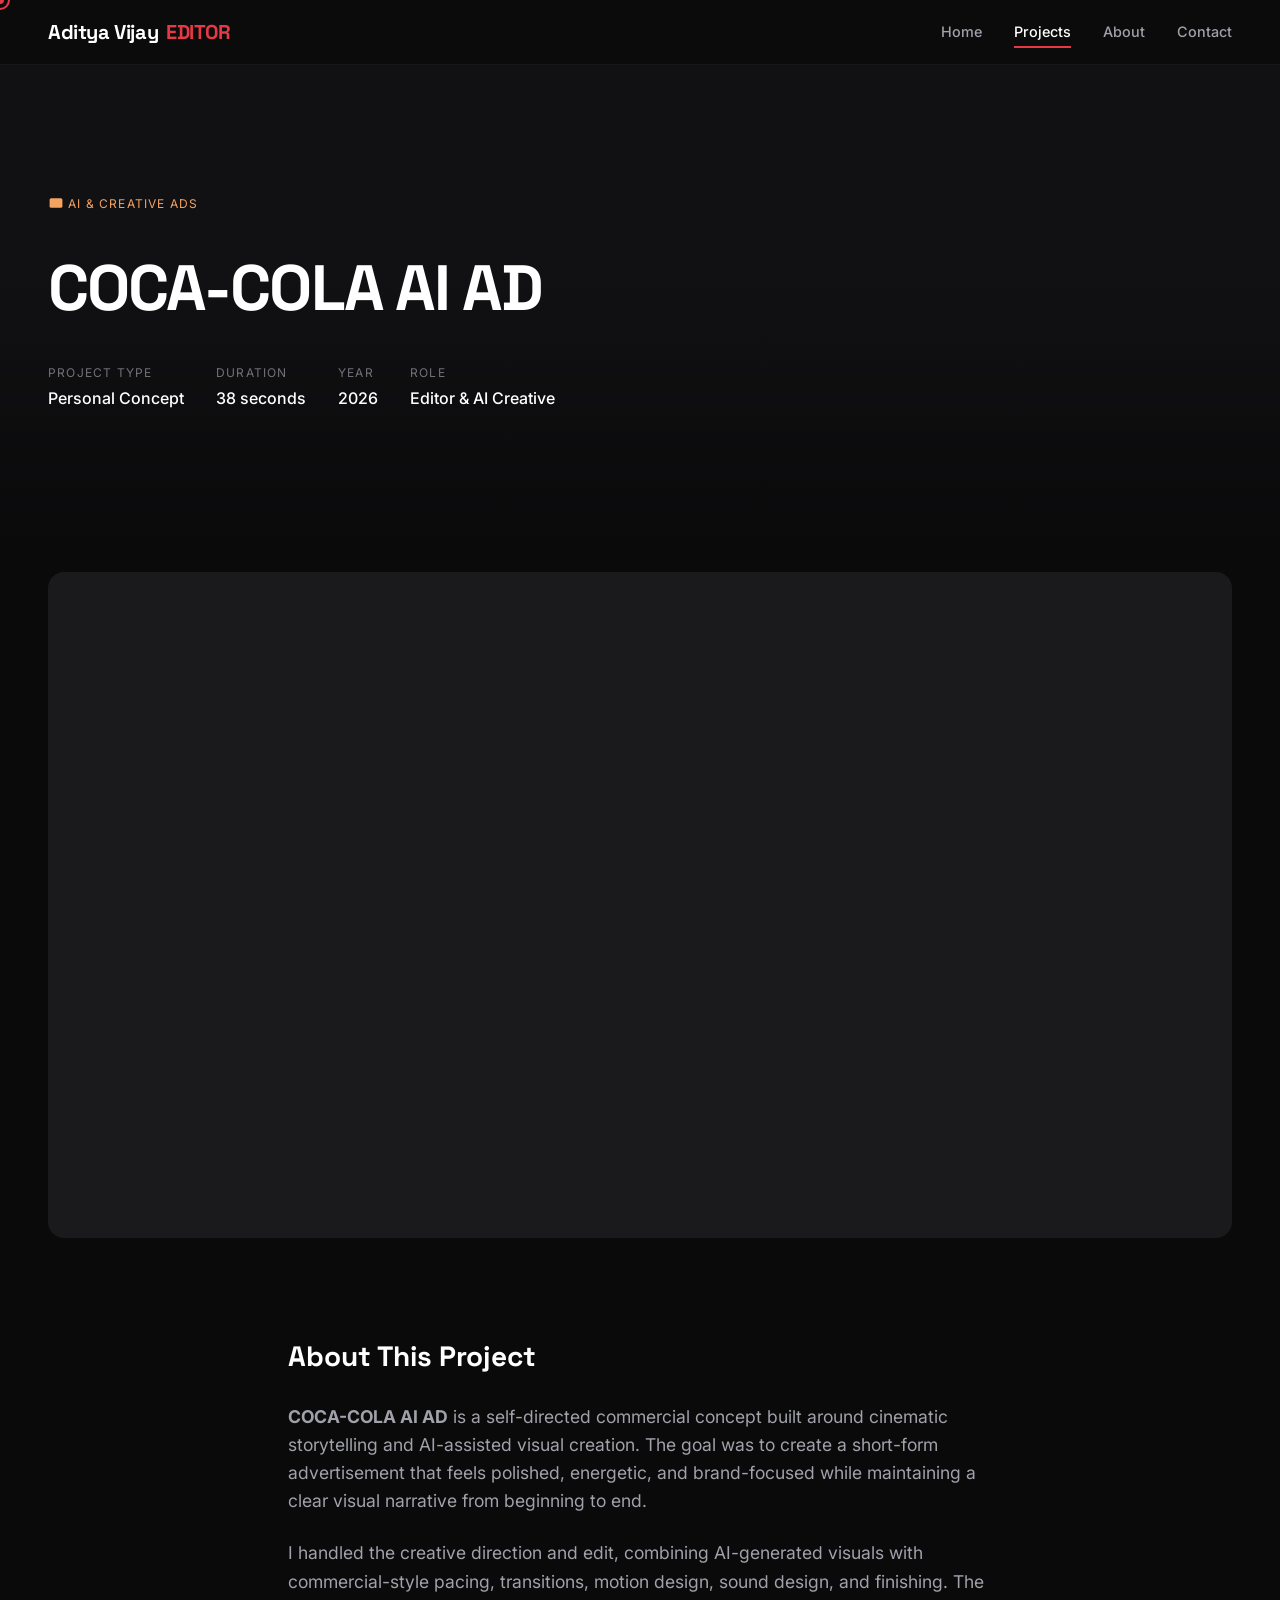
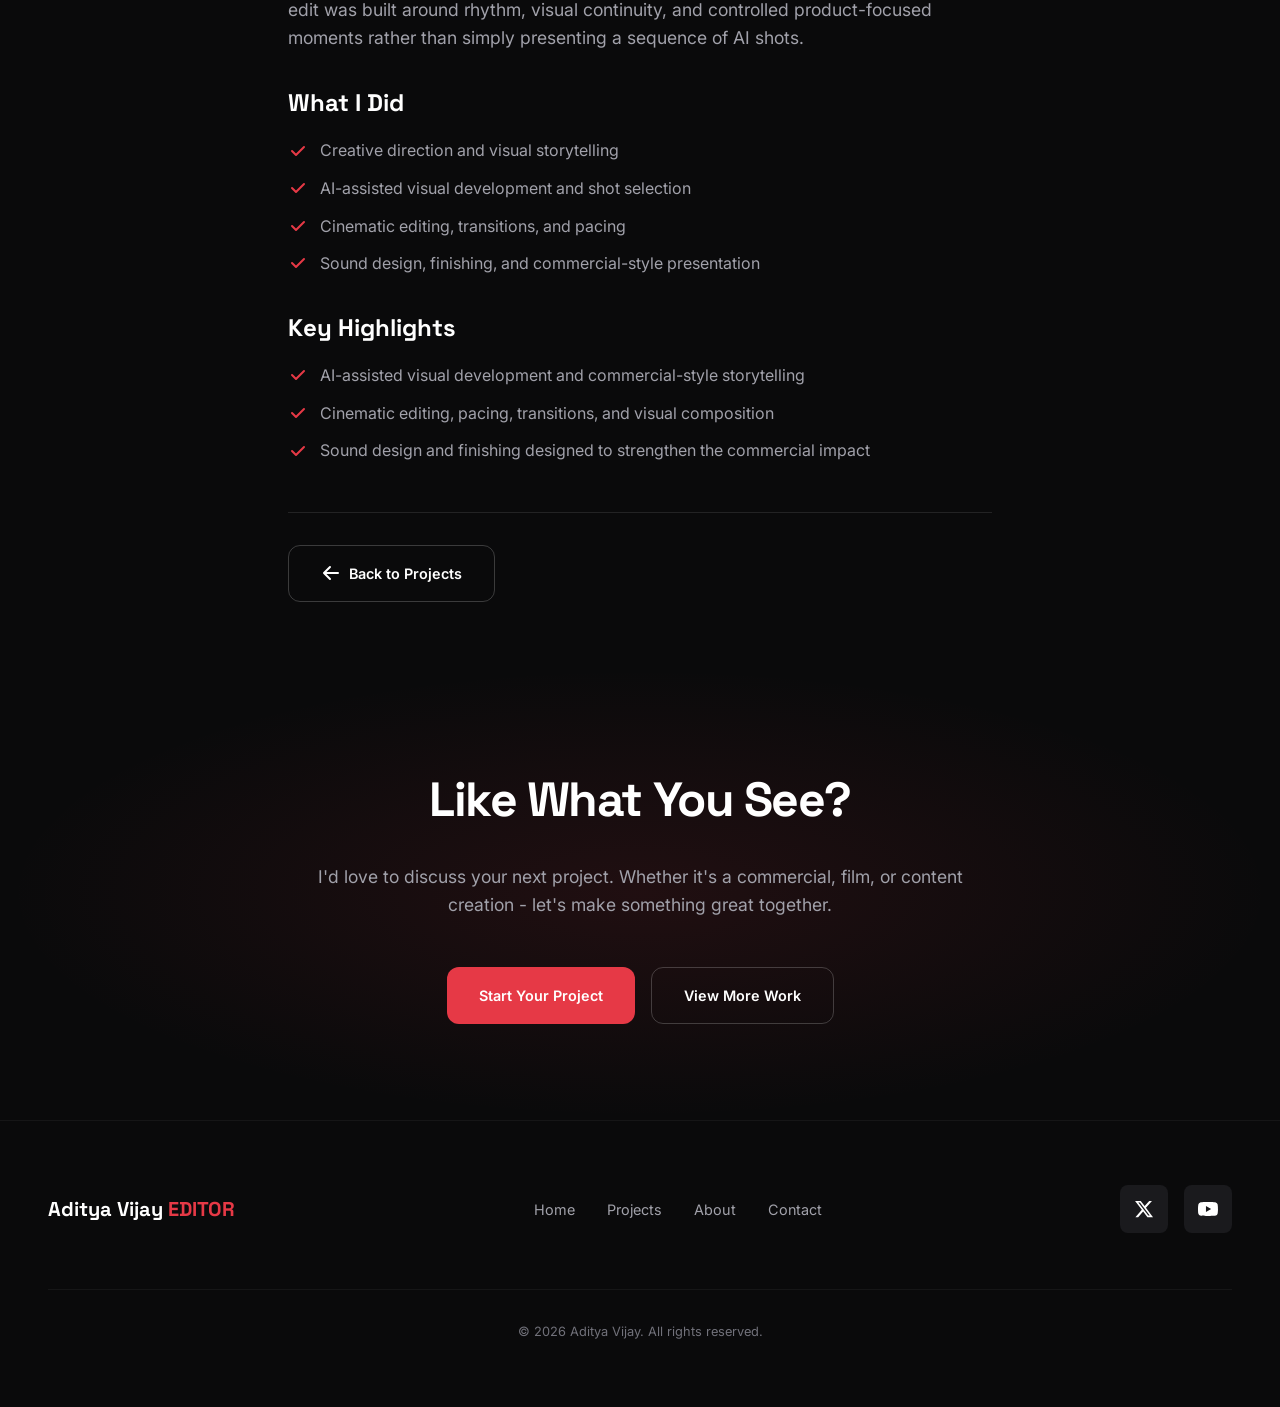
<file: video-editor-portfolio/projects/project-1.html>
<!DOCTYPE html>
<html lang="en">
<head>
  <meta charset="UTF-8">
  <meta name="viewport" content="width=device-width, initial-scale=1.0">
  <meta name="description" content="COCA-COLA AI AD — AI-assisted commercial video editing and visual storytelling project by Aditya Vijay.">

  <!-- Favicon -->
  <link rel="icon" type="image/svg+xml" href="data:image/svg+xml,<svg xmlns='http://www.w3.org/2000/svg' viewBox='0 0 100 100'><text y='.9em' font-size='90'>🎬</text></svg>">

  <!-- Fonts -->
  <link rel="preconnect" href="https://fonts.googleapis.com">
  <link rel="preconnect" href="https://fonts.gstatic.com" crossorigin>
  <link href="https://fonts.googleapis.com/css2?family=Inter:wght@400;500;600;700&family=Space+Grotesk:wght@600;700&display=swap" rel="stylesheet">

  <!-- Styles -->
  <link rel="stylesheet" href="../css/styles.css">

  <title>COCA-COLA AI AD | Aditya Vijay - Video Editor</title>
</head>
<body>
  <!-- Custom Cursor -->
  <div class="cursor"></div>
  <div class="cursor-follower"></div>

  <!-- Navigation -->
  <nav class="nav">
    <a href="../index.html" class="nav-logo">
      Aditya Vijay <span>EDITOR</span>
    </a>

    <ul class="nav-links">
      <li><a href="../index.html" class="nav-link">Home</a></li>
      <li><a href="../projects.html" class="nav-link active">Projects</a></li>
      <li><a href="../about.html" class="nav-link">About</a></li>
      <li><a href="../contact.html" class="nav-link">Contact</a></li>
    </ul>

    <button class="nav-toggle" aria-label="Toggle menu">
      <span></span>
      <span></span>
      <span></span>
    </button>
  </nav>

  <!-- Project Hero -->
  <section class="project-hero">
    <div class="project-hero-content">
      <span class="project-category">
        <svg width="16" height="16" fill="currentColor" viewBox="0 0 20 20">
          <path d="M2 6a2 2 0 012-2h12a2 2 0 012 2v8a2 2 0 01-2 2H4a2 2 0 01-2-2V6z"/>
        </svg>
        AI & Creative Ads
      </span>
      <h1>COCA-COLA AI AD</h1>
      <div class="project-meta">
        <div class="project-meta-item">
          <span class="project-meta-label">Project Type</span>
          <span class="project-meta-value">Personal Concept</span>
        </div>
        <div class="project-meta-item">
          <span class="project-meta-label">Duration</span>
          <span class="project-meta-value">38 seconds</span>
        </div>
        <div class="project-meta-item">
          <span class="project-meta-label">Year</span>
          <span class="project-meta-value">2026</span>
        </div>
        <div class="project-meta-item">
          <span class="project-meta-label">Role</span>
          <span class="project-meta-value">Editor & AI Creative</span>
        </div>
      </div>
    </div>
  </section>

  <!-- Video Player -->
  <!-- Video Player -->
<div class="project-video">
  <div class="video-container">
    <iframe
      src="https://www.youtube.com/embed/xVfFEc_oA1o"
      title="COCA-COLA AI AD"
      allow="accelerometer; autoplay; clipboard-write; encrypted-media; gyroscope; picture-in-picture"
      allowfullscreen>
    </iframe>
  </div>
</div>

  <!-- Project Description -->
  <section class="project-description">
  <h2>About This Project</h2>

  <p>
    <strong>COCA-COLA AI AD</strong> is a self-directed commercial concept built around
    cinematic storytelling and AI-assisted visual creation. The goal was to create a
    short-form advertisement that feels polished, energetic, and brand-focused while
    maintaining a clear visual narrative from beginning to end.
  </p>

  <p>
    I handled the creative direction and edit, combining AI-generated visuals with
    commercial-style pacing, transitions, motion design, sound design, and finishing.
    The edit was built around rhythm, visual continuity, and controlled product-focused
    moments rather than simply presenting a sequence of AI shots.
  </p>

  <h3 style="font-family: var(--font-display); font-size: 1.5rem; margin-top: 2rem; margin-bottom: 1rem;">
    What I Did
  </h3>

  <ul style="list-style: none; display: flex; flex-direction: column; gap: 0.75rem;">

    <li style="display: flex; gap: 0.75rem; color: var(--color-text-secondary);">
      <svg width="20" height="20" fill="var(--color-accent-primary)" viewBox="0 0 20 20" style="flex-shrink: 0; margin-top: 0.15rem;">
        <path fill-rule="evenodd" d="M16.707 5.293a1 1 0 010 1.414l-8 8a1 1 0 01-1.414 0l-4-4a1 1 0 011.414-1.414L8 12.586l7.293-7.293a1 1 0 011.414 0z" clip-rule="evenodd"/>
      </svg>
      Creative direction and visual storytelling
    </li>

    <li style="display: flex; gap: 0.75rem; color: var(--color-text-secondary);">
      <svg width="20" height="20" fill="var(--color-accent-primary)" viewBox="0 0 20 20" style="flex-shrink: 0; margin-top: 0.15rem;">
        <path fill-rule="evenodd" d="M16.707 5.293a1 1 0 010 1.414l-8 8a1 1 0 01-1.414 0l-4-4a1 1 0 011.414-1.414L8 12.586l7.293-7.293a1 1 0 011.414 0z" clip-rule="evenodd"/>
      </svg>
      AI-assisted visual development and shot selection
    </li>

    <li style="display: flex; gap: 0.75rem; color: var(--color-text-secondary);">
      <svg width="20" height="20" fill="var(--color-accent-primary)" viewBox="0 0 20 20" style="flex-shrink: 0; margin-top: 0.15rem;">
        <path fill-rule="evenodd" d="M16.707 5.293a1 1 0 010 1.414l-8 8a1 1 0 01-1.414 0l-4-4a1 1 0 011.414-1.414L8 12.586l7.293-7.293a1 1 0 011.414 0z" clip-rule="evenodd"/>
      </svg>
      Cinematic editing, transitions, and pacing
    </li>

    <li style="display: flex; gap: 0.75rem; color: var(--color-text-secondary);">
      <svg width="20" height="20" fill="var(--color-accent-primary)" viewBox="0 0 20 20" style="flex-shrink: 0; margin-top: 0.15rem;">
        <path fill-rule="evenodd" d="M16.707 5.293a1 1 0 010 1.414l-8 8a1 1 0 01-1.414 0l-4-4a1 1 0 011.414-1.414L8 12.586l7.293-7.293a1 1 0 011.414 0z" clip-rule="evenodd"/>
      </svg>
      Sound design, finishing, and commercial-style presentation
    </li>

  </ul>

    <h3 style="font-family: var(--font-display); font-size: 1.5rem; margin-top: 2rem; margin-bottom: 1rem;">Key Highlights</h3>
    <ul style="list-style: none; display: flex; flex-direction: column; gap: 0.75rem;">
      <li style="display: flex; gap: 0.75rem; color: var(--color-text-secondary);">
        <svg width="20" height="20" fill="var(--color-accent-primary)" viewBox="0 0 20 20" style="flex-shrink: 0; margin-top: 0.15rem;">
          <path fill-rule="evenodd" d="M16.707 5.293a1 1 0 010 1.414l-8 8a1 1 0 01-1.414 0l-4-4a1 1 0 011.414-1.414L8 12.586l7.293-7.293a1 1 0 011.414 0z" clip-rule="evenodd"/>
        </svg>
        AI-assisted visual development and commercial-style storytelling
      </li>
      <li style="display: flex; gap: 0.75rem; color: var(--color-text-secondary);">
        <svg width="20" height="20" fill="var(--color-accent-primary)" viewBox="0 0 20 20" style="flex-shrink: 0; margin-top: 0.15rem;">
          <path fill-rule="evenodd" d="M16.707 5.293a1 1 0 010 1.414l-8 8a1 1 0 01-1.414 0l-4-4a1 1 0 011.414-1.414L8 12.586l7.293-7.293a1 1 0 011.414 0z" clip-rule="evenodd"/>
        </svg>
        Cinematic editing, pacing, transitions, and visual composition
      </li>
      <li style="display: flex; gap: 0.75rem; color: var(--color-text-secondary);">
        <svg width="20" height="20" fill="var(--color-accent-primary)" viewBox="0 0 20 20" style="flex-shrink: 0; margin-top: 0.15rem;">
          <path fill-rule="evenodd" d="M16.707 5.293a1 1 0 010 1.414l-8 8a1 1 0 01-1.414 0l-4-4a1 1 0 011.414-1.414L8 12.586l7.293-7.293a1 1 0 011.414 0z" clip-rule="evenodd"/>
        </svg>
        Sound design and finishing designed to strengthen the commercial impact
      </li>
    </ul>

    <div style="margin-top: 3rem; padding-top: 2rem; border-top: 1px solid rgba(255,255,255,0.1);">
      <a href="../projects.html" class="btn btn-secondary">
        <svg width="20" height="20" viewBox="0 0 20 20" fill="currentColor" style="transform: rotate(180deg);">
          <path fill-rule="evenodd" d="M10.293 3.293a1 1 0 011.414 0l6 6a1 1 0 010 1.414l-6 6a1 1 0 01-1.414-1.414L14.586 11H3a1 1 0 110-2h11.586l-4.293-4.293a1 1 0 010-1.414z" clip-rule="evenodd"/>
        </svg>
        Back to Projects
      </a>
    </div>
  </section>

  <!-- CTA Section -->
  <section class="cta-section">
    <div class="cta-content">
      <h2>Like What You See?</h2>
      <p>I'd love to discuss your next project. Whether it's a commercial, film, or content creation - let's make something great together.</p>
      <div class="cta-buttons">
        <a href="../contact.html" class="btn btn-primary">
          Start Your Project
        </a>
        <a href="../projects.html" class="btn btn-secondary">
          View More Work
        </a>
      </div>
    </div>
  </section>

  <!-- Footer -->
  <footer class="footer">
    <div class="footer-content">
      <a href="../index.html" class="footer-logo">
        Aditya Vijay <span>EDITOR</span>
      </a>

      <div class="footer-links">
        <a href="../index.html" class="footer-link">Home</a>
        <a href="../projects.html" class="footer-link">Projects</a>
        <a href="../about.html" class="footer-link">About</a>
        <a href="../contact.html" class="footer-link">Contact</a>
      </div>

      <div class="footer-social">
        <a href="#" class="social-link" aria-label="X (Twitter)">
          <svg viewBox="0 0 24 24" fill="currentColor">
            <path d="M18.244 2.25h3.308l-7.227 8.26 8.502 11.24H16.17l-5.214-6.817L4.99 21.75H1.68l7.73-8.835L1.254 2.25H8.08l4.713 6.231zm-1.161 17.52h1.833L7.084 4.126H5.117z"/>
          </svg>
        </a>
        <a href="#" class="social-link" aria-label="YouTube">
          <svg viewBox="0 0 24 24" fill="currentColor">
            <path d="M23.498 6.186a3.016 3.016 0 0 0-2.122-2.136C19.505 3.545 12 3.545 12 3.545s-7.505 0-9.377.505A3.017 3.017 0 0 0 .502 6.186C0 8.07 0 12 0 12s0 3.93.502 5.814a3.016 3.016 0 0 0 2.122 2.136c1.871.505 9.376.505 9.376.505s7.505 0 9.377-.505a3.015 3.015 0 0 0 2.122-2.136C24 15.93 24 12 24 12s0-3.93-.502-5.814zM9.545 15.568V8.432L15.818 12l-6.273 3.568z"/>
          </svg>
        </a>
      </div>

      <p class="footer-copyright">
        © 2026 Aditya Vijay. All rights reserved.
      </p>
    </div>
  </footer>

  <script src="../js/main.js"></script>
</body>
</html>
</file>
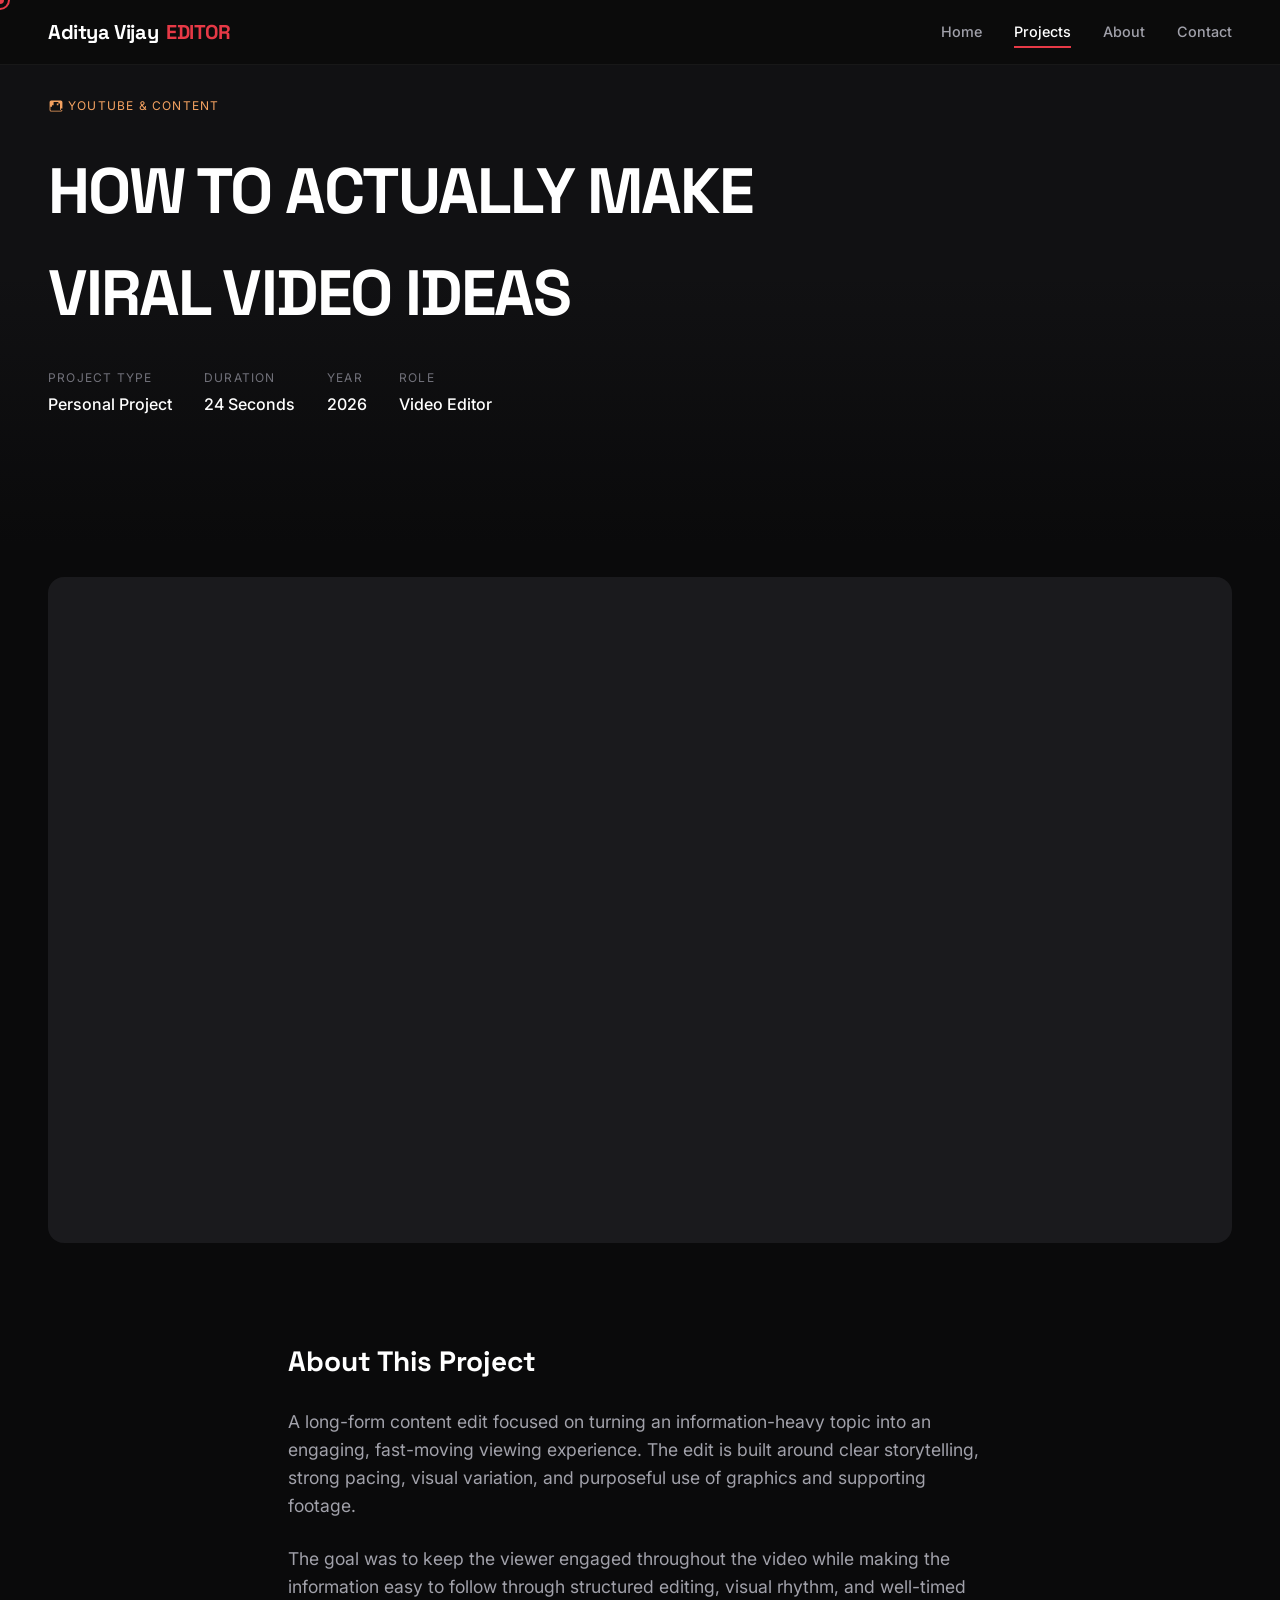
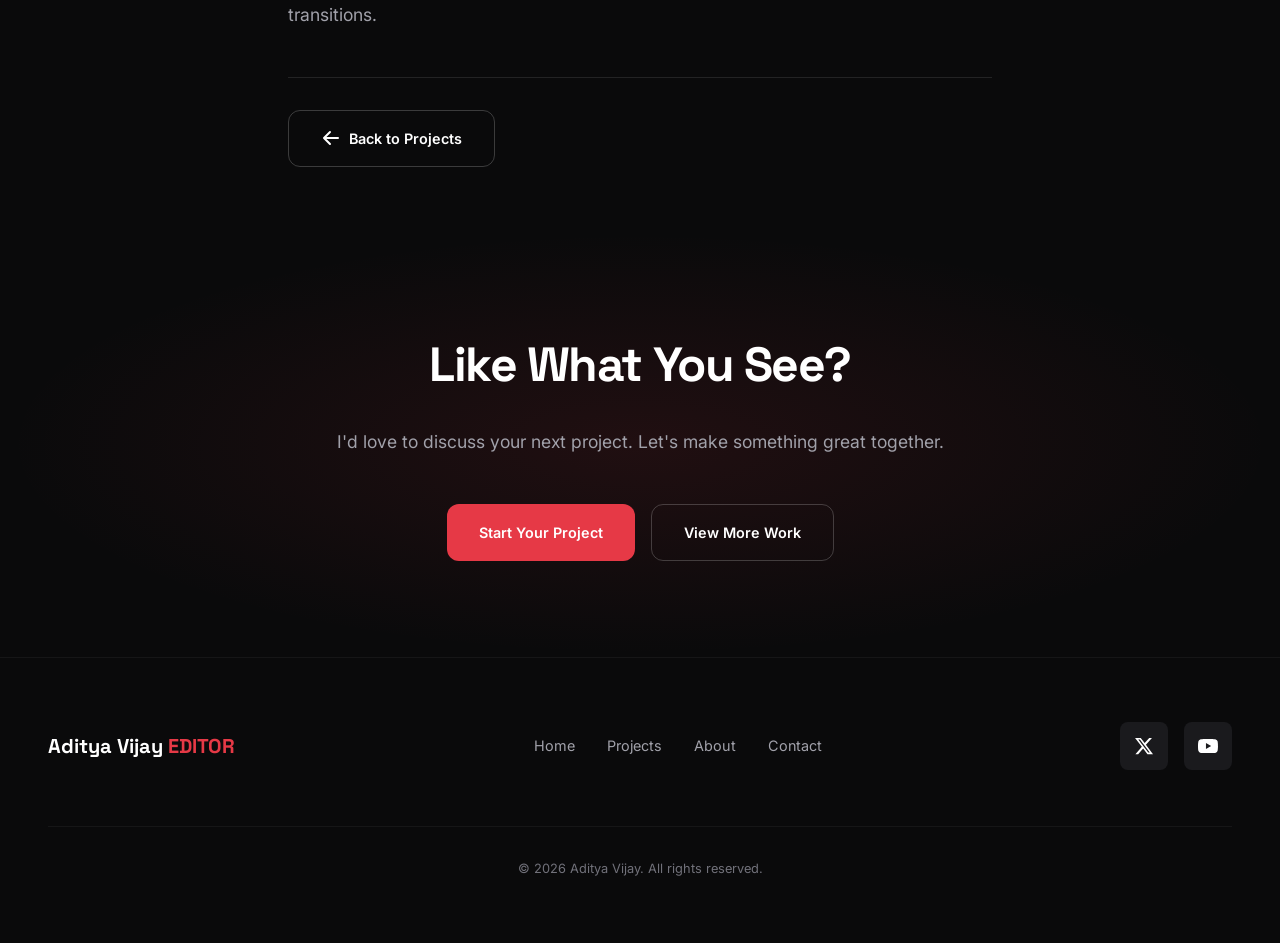
<file: video-editor-portfolio/projects/project-2.html>
<!DOCTYPE html>
<html lang="en">
<head>
  <meta charset="UTF-8">
  <meta name="viewport" content="width=device-width, initial-scale=1.0">
  <meta name="description" content="Documentary Video Editing - How To Actually Make Viral Video Ideas by Aditya Vijay">
  <link rel="icon" type="image/svg+xml" href="data:image/svg+xml,<svg xmlns='http://www.w3.org/2000/svg' viewBox='0 0 100 100'><text y='.9em' font-size='90'>🎬</text></svg>">
  <link rel="preconnect" href="https://fonts.googleapis.com">
  <link rel="preconnect" href="https://fonts.gstatic.com" crossorigin>
  <link href="https://fonts.googleapis.com/css2?family=Inter:wght@400;500;600;700&family=Space+Grotesk:wght@600;700&display=swap" rel="stylesheet">
  <link rel="stylesheet" href="../css/styles.css">
  <title>How To Actually Make Viral Video Ideas | Aditya Vijay - Video Editor</title>
</head>
<body>
  <div class="cursor"></div>
  <div class="cursor-follower"></div>

  <nav class="nav">
    <a href="../index.html" class="nav-logo">Aditya Vijay <span>EDITOR</span></a>
    <ul class="nav-links">
      <li><a href="../index.html" class="nav-link">Home</a></li>
      <li><a href="../projects.html" class="nav-link active">Projects</a></li>
      <li><a href="../about.html" class="nav-link">About</a></li>
      <li><a href="../contact.html" class="nav-link">Contact</a></li>
    </ul>
    <button class="nav-toggle" aria-label="Toggle menu"><span></span><span></span><span></span></button>
  </nav>

  <section class="project-hero">
    <div class="project-hero-content">
      <span class="project-category">
  <svg width="16" height="16" fill="currentColor" viewBox="0 0 20 20">
    <path fill-rule="evenodd" d="M4 3a2 2 0 00-2 2v10a2 2 0 002 2h12a2 2 0 002-2V5a2 2 0 00-2-2H4zm3 2h6v4H7V5zm8 8v2h1v-2h-1zm-2-2H3v4a1 1 0 001 1h12a1 1 0 001-1v-4h-2zm-2-2H5v2h6V9zm6 4h1v2h-1v-2zm-2-2h2v2h-2v-2zm-4-4h4v4h-4V7z" clip-rule="evenodd"/>
  </svg>
  YouTube & Content
</span>
      <h1>HOW TO ACTUALLY MAKE VIRAL VIDEO IDEAS</h1>
      <div class="project-meta">
        <div class="project-meta-item">
  <span class="project-meta-label">Project Type</span>
  <span class="project-meta-value">Personal Project</span>
</div>
        <div class="project-meta-item"><span class="project-meta-label">Duration</span><span class="project-meta-value">24 Seconds</span></div>
        <div class="project-meta-item"><span class="project-meta-label">Year</span><span class="project-meta-value">2026</span></div>
        <div class="project-meta-item"><span class="project-meta-label">Role</span><span class="project-meta-value">Video Editor</span></div>
      </div>
    </div>
  </section>

  <!-- Video Player -->
<div class="project-video">
  <div class="video-container">
    <iframe
      src="https://www.youtube.com/embed/-YpyYIv1crE?si=2F81Sve76LvzQGNr"
      title="How To Actually Make Viral Video Ideas"
      allow="accelerometer; autoplay; clipboard-write; encrypted-media; gyroscope; picture-in-picture"
      allowfullscreen>
    </iframe>
  </div>
</div>
  <section class="project-description">
    <h2>About This Project</h2>
    <p>
  A long-form content edit focused on turning an information-heavy topic into an engaging,
  fast-moving viewing experience. The edit is built around clear storytelling, strong pacing,
  visual variation, and purposeful use of graphics and supporting footage.
</p>

<p>
  The goal was to keep the viewer engaged throughout the video while making the information
  easy to follow through structured editing, visual rhythm, and well-timed transitions.
</p>
    <div style="margin-top: 3rem; padding-top: 2rem; border-top: 1px solid rgba(255,255,255,0.1);">
      <a href="../projects.html" class="btn btn-secondary"><svg width="20" height="20" viewBox="0 0 20 20" fill="currentColor" style="transform: rotate(180deg);"><path fill-rule="evenodd" d="M10.293 3.293a1 1 0 011.414 0l6 6a1 1 0 010 1.414l-6 6a1 1 0 01-1.414-1.414L14.586 11H3a1 1 0 110-2h11.586l-4.293-4.293a1 1 0 010-1.414z" clip-rule="evenodd"/></svg> Back to Projects</a>
    </div>
  </section>

  <section class="cta-section">
    <div class="cta-content">
      <h2>Like What You See?</h2>
      <p>I'd love to discuss your next project. Let's make something great together.</p>
      <div class="cta-buttons">
        <a href="../contact.html" class="btn btn-primary">Start Your Project</a>
        <a href="../projects.html" class="btn btn-secondary">View More Work</a>
      </div>
    </div>
  </section>

  <footer class="footer">
    <div class="footer-content">
      <a href="../index.html" class="footer-logo">
  Aditya Vijay <span>EDITOR</span>
</a>
      <div class="footer-links">
        <a href="../index.html" class="footer-link">Home</a>
        <a href="../projects.html" class="footer-link">Projects</a>
        <a href="../about.html" class="footer-link">About</a>
        <a href="../contact.html" class="footer-link">Contact</a>
      </div>
      <div class="footer-social">
        <a href="#" class="social-link" aria-label="X (Twitter)">
          <svg viewBox="0 0 24 24" fill="currentColor"><path d="M18.244 2.25h3.308l-7.227 8.26 8.502 11.24H16.17l-5.214-6.817L4.99 21.75H1.68l7.73-8.835L1.254 2.25H8.08l4.713 6.231zm-1.161 17.52h1.833L7.084 4.126H5.117z"/></svg>
        </a>
        <a href="#" class="social-link" aria-label="YouTube">
          <svg viewBox="0 0 24 24" fill="currentColor"><path d="M23.498 6.186a3.016 3.016 0 0 0-2.122-2.136C19.505 3.545 12 3.545 12 3.545s-7.505 0-9.377.505A3.017 3.017 0 0 0 .502 6.186C0 8.07 0 12 0 12s0 3.93.502 5.814a3.016 3.016 0 0 0 2.122 2.136c1.871.505 9.376.505 9.376.505s7.505 0 9.377-.505a3.015 3.015 0 0 0 2.122-2.136C24 15.93 24 12 24 12s0-3.93-.502-5.814zM9.545 15.568V8.432L15.818 12l-6.273 3.568z"/></svg>
        </a>
      </div>
      <p class="footer-copyright">
  © 2026 Aditya Vijay. All rights reserved.
</p>
    </div>
  </footer>

  <script src="../js/main.js"></script>
</body>
</html>
</file>
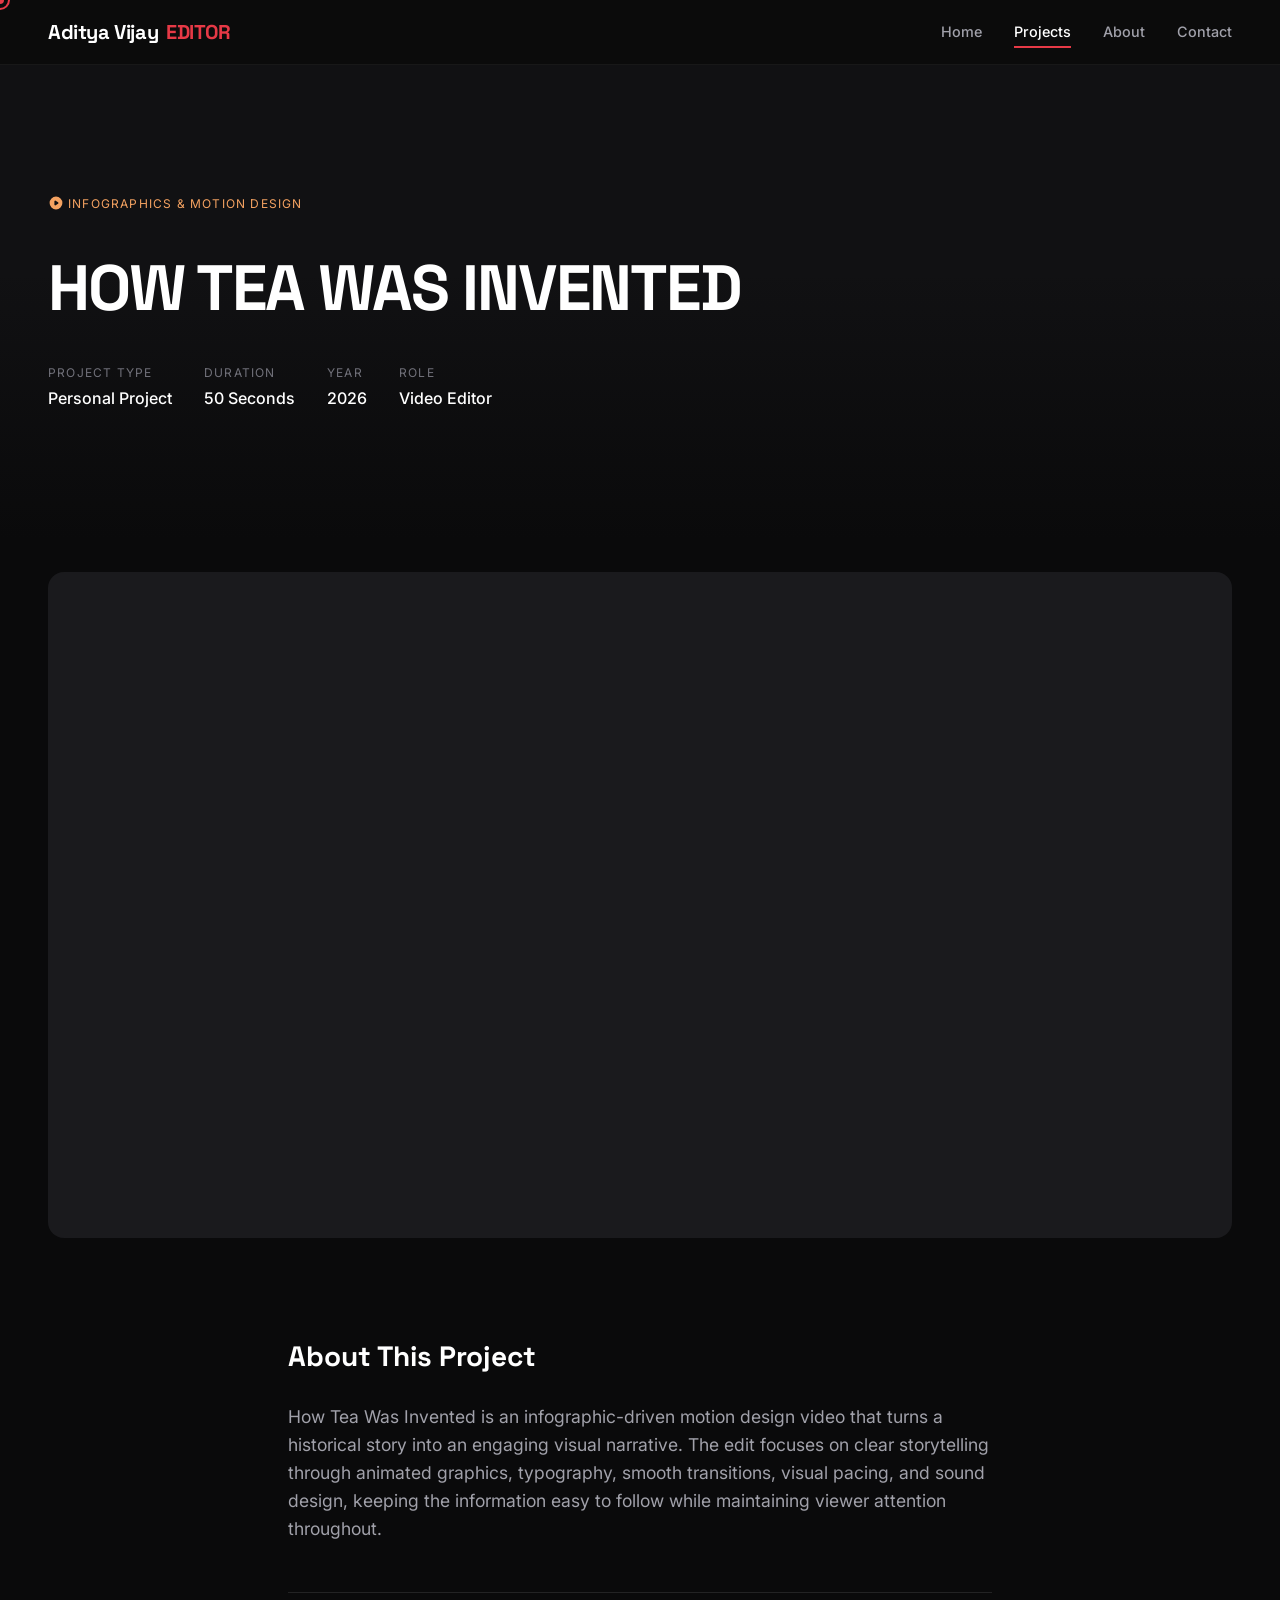
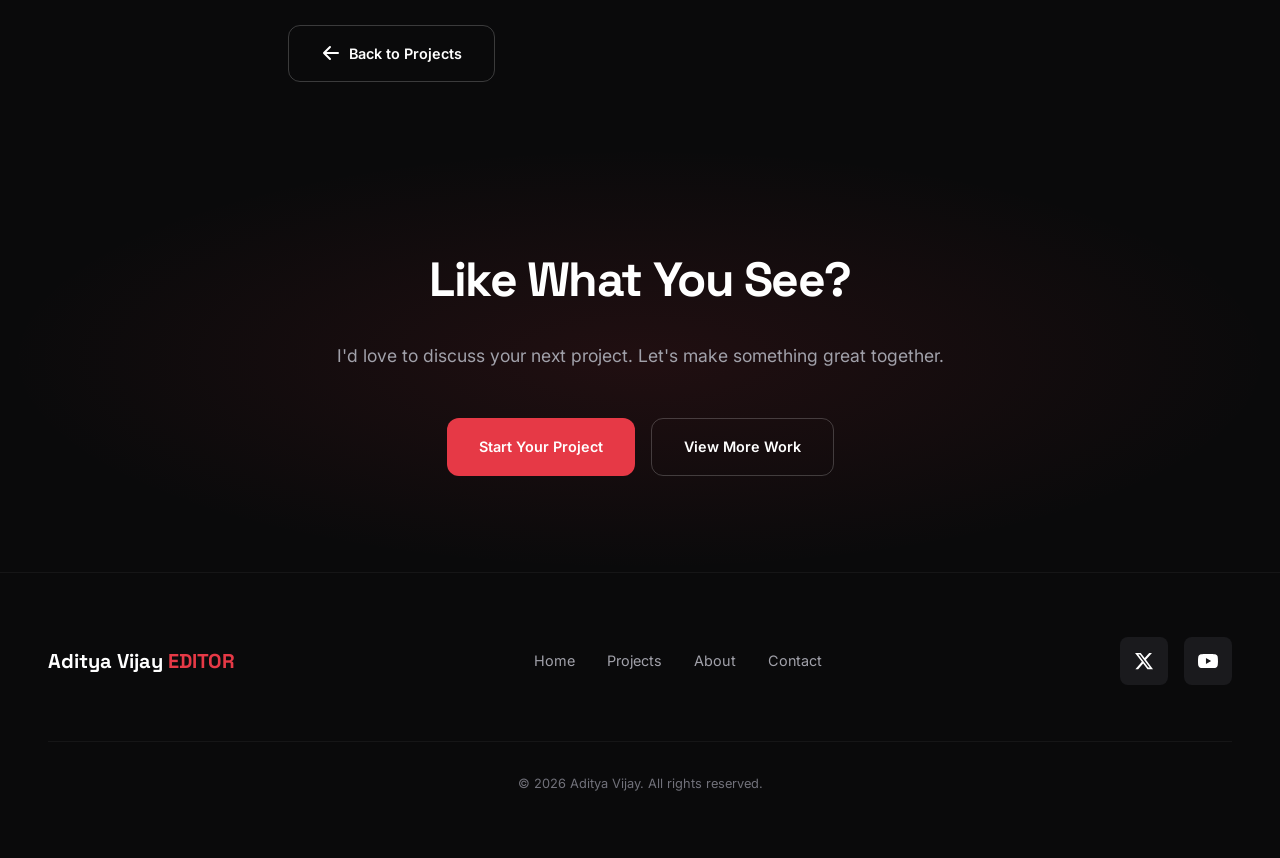
<file: video-editor-portfolio/projects/project-3.html>
<!DOCTYPE html>
<html lang="en">
<head>
  <meta charset="UTF-8">
  <meta name="viewport" content="width=device-width, initial-scale=1.0">
  <meta name="description" content="How Tea Was Invented — infographic and motion design video edited by Aditya Vijay.">
  <link rel="icon" type="image/svg+xml" href="data:image/svg+xml,<svg xmlns='http://www.w3.org/2000/svg' viewBox='0 0 100 100'><text y='.9em' font-size='90'>🎬</text></svg>">
  <link rel="preconnect" href="https://fonts.googleapis.com">
  <link rel="preconnect" href="https://fonts.gstatic.com" crossorigin>
  <link href="https://fonts.googleapis.com/css2?family=Inter:wght@400;500;600;700&family=Space+Grotesk:wght@600;700&display=swap" rel="stylesheet">
  <link rel="stylesheet" href="../css/styles.css">
  <title>How Tea Was Invented | Aditya Vijay - Video Editor</title>
</head>
<body>
  <div class="cursor"></div>
  <div class="cursor-follower"></div>

  <nav class="nav">
    <a href="../index.html" class="nav-logo">Aditya Vijay <span>EDITOR</span></a>
    <ul class="nav-links">
      <li><a href="../index.html" class="nav-link">Home</a></li>
      <li><a href="../projects.html" class="nav-link active">Projects</a></li>
      <li><a href="../about.html" class="nav-link">About</a></li>
      <li><a href="../contact.html" class="nav-link">Contact</a></li>
    </ul>
    <button class="nav-toggle" aria-label="Toggle menu"><span></span><span></span><span></span></button>
  </nav>

  <section class="project-hero">
    <div class="project-hero-content">
      <span class="project-category">
        <svg width="16" height="16" fill="currentColor" viewBox="0 0 20 20"><path fill-rule="evenodd" d="M10 18a8 8 0 100-16 8 8 0 000 16zM9.555 7.168A1 1 0 008 8v4a1 1 0 001.555.832l3-2a1 1 0 000-1.664l-3-2z" clip-rule="evenodd"/></svg>
        Infographics & Motion Design
      </span>
      <h1>HOW TEA WAS INVENTED</h1>
      <div class="project-meta">
        <div class="project-meta-item"><span class="project-meta-label">Project Type</span><span class="project-meta-value">Personal Project</span></div>
        <div class="project-meta-item"><span class="project-meta-label">Duration</span><span class="project-meta-value">50 Seconds</span></div>
        <div class="project-meta-item"><span class="project-meta-label">Year</span><span class="project-meta-value">2026</span></div>
        <div class="project-meta-item"><span class="project-meta-label">Role</span><span class="project-meta-value">Video Editor</span></div>
      </div>
    </div>
  </section>

  <div class="project-video">
  <div class="video-container">
    <iframe
      src="https://www.youtube.com/embed/YqrovavUsjQ?si=p84AB4gFO15wMOH9"
      title="How Tea Was Invented"
      allow="accelerometer; autoplay; clipboard-write; encrypted-media; gyroscope; picture-in-picture"
      allowfullscreen>
    </iframe>
  </div>
</div>
  <section class="project-description">
    <h2>About This Project</h2>
    <p>   How Tea Was Invented is an infographic-driven motion design video that turns a historical story into an engaging visual narrative. The edit focuses on clear storytelling through animated graphics, typography, smooth transitions, visual pacing, and sound design, keeping the information easy to follow while maintaining viewer attention throughout. </p>
    <div style="margin-top: 3rem; padding-top: 2rem; border-top: 1px solid rgba(255,255,255,0.1);">
      <a href="../projects.html" class="btn btn-secondary"><svg width="20" height="20" viewBox="0 0 20 20" fill="currentColor" style="transform: rotate(180deg);"><path fill-rule="evenodd" d="M10.293 3.293a1 1 0 011.414 0l6 6a1 1 0 010 1.414l-6 6a1 1 0 01-1.414-1.414L14.586 11H3a1 1 0 110-2h11.586l-4.293-4.293a1 1 0 010-1.414z" clip-rule="evenodd"/></svg> Back to Projects</a>
    </div>
  </section>

  <section class="cta-section">
    <div class="cta-content">
      <h2>Like What You See?</h2>
      <p>I'd love to discuss your next project. Let's make something great together.</p>
      <div class="cta-buttons">
        <a href="../contact.html" class="btn btn-primary">Start Your Project</a>
        <a href="../projects.html" class="btn btn-secondary">View More Work</a>
      </div>
    </div>
  </section>

  <footer class="footer">
    <div class="footer-content">
      <a href="../index.html" class="footer-logo">Aditya Vijay <span>EDITOR</span></a>
      <div class="footer-links">
        <a href="../index.html" class="footer-link">Home</a>
        <a href="../projects.html" class="footer-link">Projects</a>
        <a href="../about.html" class="footer-link">About</a>
        <a href="../contact.html" class="footer-link">Contact</a>
      </div>
      <div class="footer-social">
        <a href="#" class="social-link" aria-label="X (Twitter)">
          <svg viewBox="0 0 24 24" fill="currentColor"><path d="M18.244 2.25h3.308l-7.227 8.26 8.502 11.24H16.17l-5.214-6.817L4.99 21.75H1.68l7.73-8.835L1.254 2.25H8.08l4.713 6.231zm-1.161 17.52h1.833L7.084 4.126H5.117z"/></svg>
        </a>
        <a href="https://www.youtube.com/@AdityaVijay-Edits" class="social-link" aria-label="YouTube" title="YouTube" target="_blank" rel="noopener noreferrer">
          <svg viewBox="0 0 24 24" fill="currentColor"><path d="M23.498 6.186a3.016 3.016 0 0 0-2.122-2.136C19.505 3.545 12 3.545 12 3.545s-7.505 0-9.377.505A3.017 3.017 0 0 0 .502 6.186C0 8.07 0 12 0 12s0 3.93.502 5.814a3.016 3.016 0 0 0 2.122 2.136c1.871.505 9.376.505 9.376.505s7.505 0 9.377-.505a3.015 3.015 0 0 0 2.122-2.136C24 15.93 24 12 24 12s0-3.93-.502-5.814zM9.545 15.568V8.432L15.818 12l-6.273 3.568z"/></svg>
        </a>
      </div>
      <p class="footer-copyright">© 2026 Aditya Vijay. All rights reserved.</p>
    </div>
  </footer>

  <script src="../js/main.js"></script>
</body>
</html>
</file>
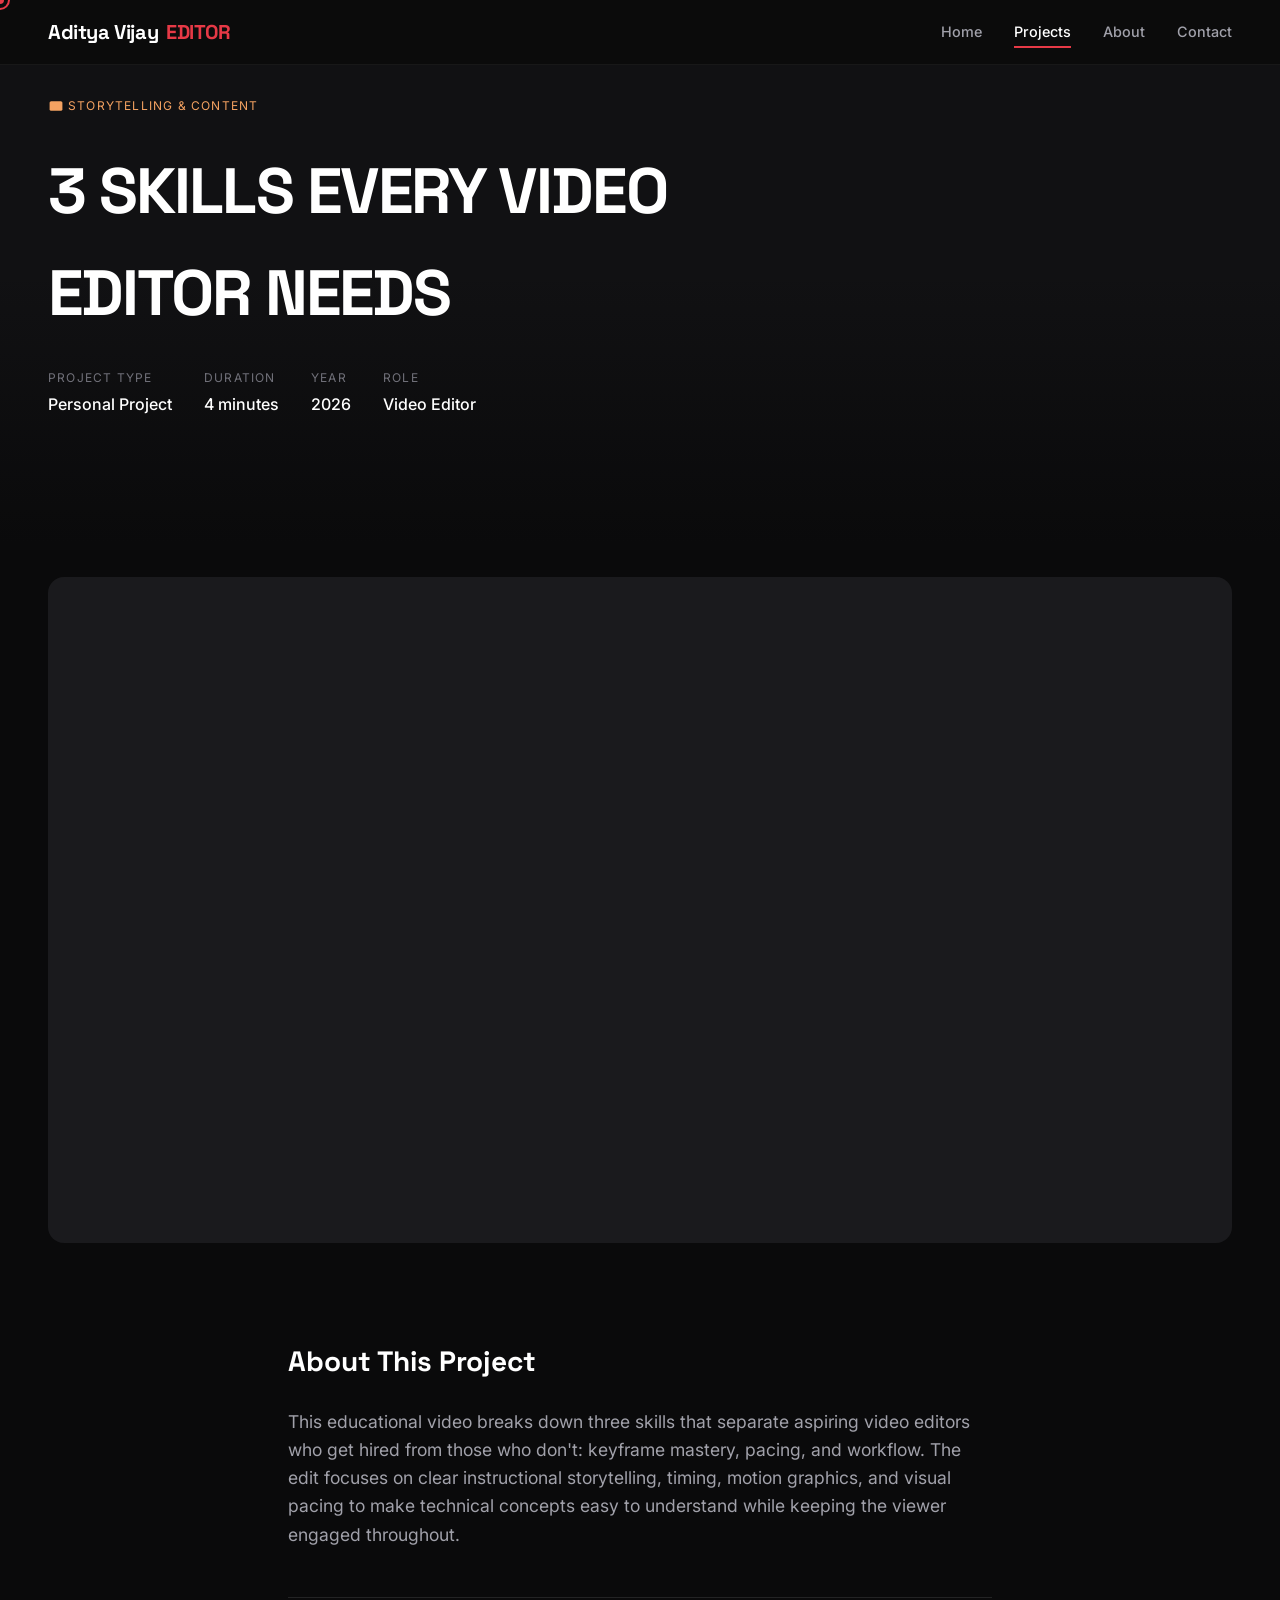
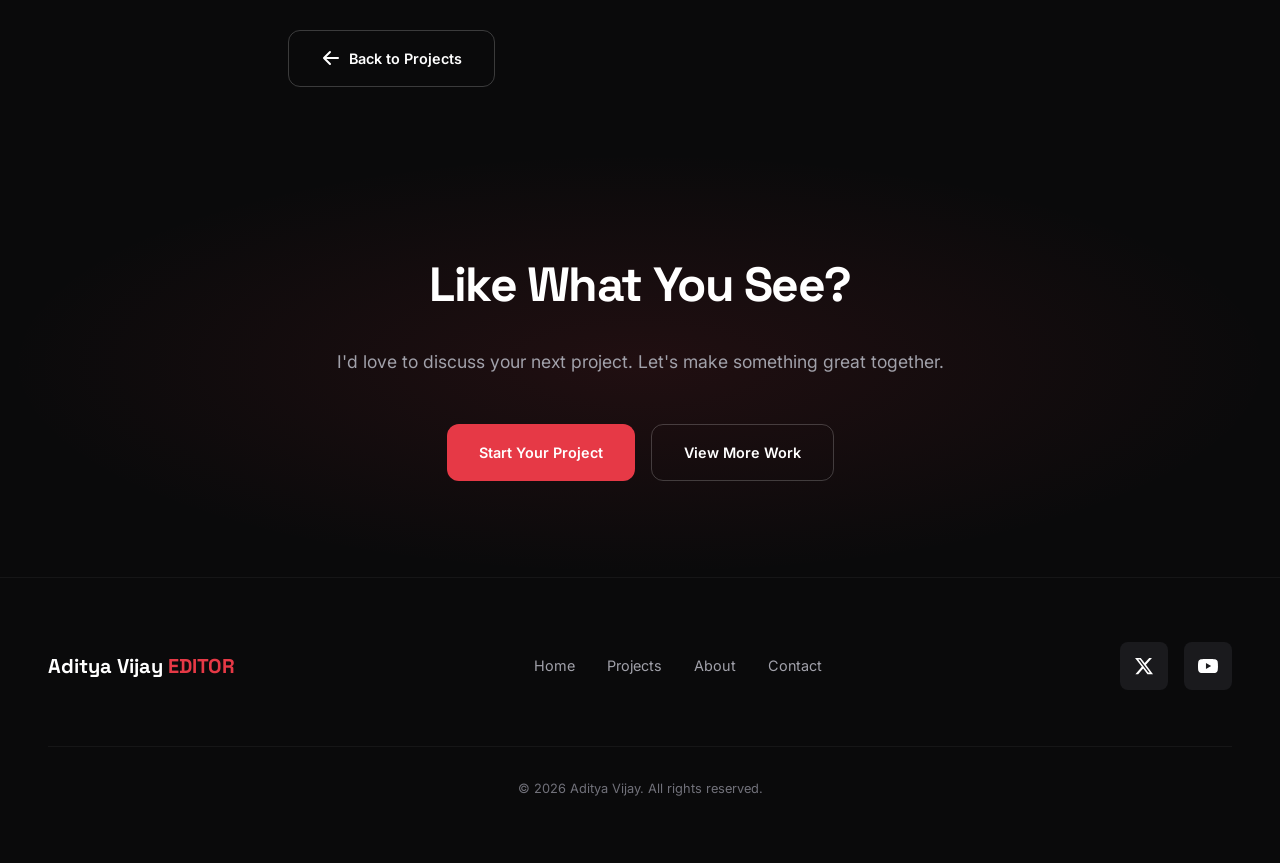
<file: video-editor-portfolio/projects/project-4.html>
<!DOCTYPE html>
<html lang="en">
<head>
  <meta charset="UTF-8">
  <meta name="viewport" content="width=device-width, initial-scale=1.0">
  <meta name="description" content="Three essential skills aspiring video editors need to develop to build a professional editing career — keyframing, pacing, and workflow. Edited by Aditya Vijay.">
  <link rel="icon" type="image/svg+xml" href="data:image/svg+xml,<svg xmlns='http://www.w3.org/2000/svg' viewBox='0 0 100 100'><text y='.9em' font-size='90'>🎬</text></svg>">
  <link rel="preconnect" href="https://fonts.googleapis.com">
  <link rel="preconnect" href="https://fonts.gstatic.com" crossorigin>
  <link href="https://fonts.googleapis.com/css2?family=Inter:wght@400;500;600;700&family=Space+Grotesk:wght@600;700&display=swap" rel="stylesheet">
  <link rel="stylesheet" href="../css/styles.css">
  <title>3 Skills Every Video Editor Needs | Aditya Vijay - Video Editor</title>
</head>
<body>
  <div class="cursor"></div>
  <div class="cursor-follower"></div>

  <nav class="nav">
    <a href="../index.html" class="nav-logo">Aditya Vijay <span>EDITOR</span></a>
    <ul class="nav-links">
      <li><a href="../index.html" class="nav-link">Home</a></li>
      <li><a href="../projects.html" class="nav-link active">Projects</a></li>
      <li><a href="../about.html" class="nav-link">About</a></li>
      <li><a href="../contact.html" class="nav-link">Contact</a></li>
    </ul>
    <button class="nav-toggle" aria-label="Toggle menu"><span></span><span></span><span></span></button>
  </nav>

  <section class="project-hero">
    <div class="project-hero-content">
      <span class="project-category">
        <svg width="16" height="16" fill="currentColor" viewBox="0 0 20 20"><path d="M2 6a2 2 0 012-2h12a2 2 0 012 2v8a2 2 0 01-2 2H4a2 2 0 01-2-2V6z"/></svg>
        STORYTELLING & CONTENT
      </span>
      <h1>3 SKILLS EVERY VIDEO EDITOR NEEDS</h1>
      <div class="project-meta">
        <div class="project-meta-item"><span class="project-meta-label">Project Type</span><span class="project-meta-value">Personal Project</span></div>
        <div class="project-meta-item"><span class="project-meta-label">Duration</span><span class="project-meta-value">4 minutes</span></div>
        <div class="project-meta-item"><span class="project-meta-label">Year</span><span class="project-meta-value">2026</span></div>
        <div class="project-meta-item"><span class="project-meta-label">Role</span><span class="project-meta-value">Video Editor</span></div>
      </div>
    </div>
  </section>

  <div class="project-video">
  <div class="video-container">
    <iframe
      src="https://www.youtube.com/embed/jXbFEqXIgRI?si=cC9RpYK_cD_w4Hlb"
      title="3 Skills Every Video Editor Needs"
      allow="accelerometer; autoplay; clipboard-write; encrypted-media; gyroscope; picture-in-picture"
      allowfullscreen>
    </iframe>
  </div>
</div>

  <section class="project-description">
    <h2>About This Project</h2>
    <p>   This educational video breaks down three skills that separate aspiring video editors who get hired from those who don't: keyframe mastery, pacing, and workflow. The edit focuses on clear instructional storytelling, timing, motion graphics, and visual pacing to make technical concepts easy to understand while keeping the viewer engaged throughout. </p>
    <div style="margin-top: 3rem; padding-top: 2rem; border-top: 1px solid rgba(255,255,255,0.1);">
      <a href="../projects.html" class="btn btn-secondary"><svg width="20" height="20" viewBox="0 0 20 20" fill="currentColor" style="transform: rotate(180deg);"><path fill-rule="evenodd" d="M10.293 3.293a1 1 0 011.414 0l6 6a1 1 0 010 1.414l-6 6a1 1 0 01-1.414-1.414L14.586 11H3a1 1 0 110-2h11.586l-4.293-4.293a1 1 0 010-1.414z" clip-rule="evenodd"/></svg> Back to Projects</a>
    </div>
  </section>

  <section class="cta-section">
    <div class="cta-content">
      <h2>Like What You See?</h2>
      <p>I'd love to discuss your next project. Let's make something great together.</p>
      <div class="cta-buttons">
        <a href="../contact.html" class="btn btn-primary">Start Your Project</a>
        <a href="../projects.html" class="btn btn-secondary">View More Work</a>
      </div>
    </div>
  </section>

  <footer class="footer">
    <div class="footer-content">
      <a href="../index.html" class="footer-logo">Aditya Vijay <span>EDITOR</span></a>
      <div class="footer-links">
        <a href="../index.html" class="footer-link">Home</a>
        <a href="../projects.html" class="footer-link">Projects</a>
        <a href="../about.html" class="footer-link">About</a>
        <a href="../contact.html" class="footer-link">Contact</a>
      </div>
      <div class="footer-social">
        <a href="#" class="social-link" aria-label="X (Twitter)">
          <svg viewBox="0 0 24 24" fill="currentColor"><path d="M18.244 2.25h3.308l-7.227 8.26 8.502 11.24H16.17l-5.214-6.817L4.99 21.75H1.68l7.73-8.835L1.254 2.25H8.08l4.713 6.231zm-1.161 17.52h1.833L7.084 4.126H5.117z"/></svg>
        </a>
        <a href="https://www.youtube.com/@AdityaVijay-Edits" class="social-link" aria-label="YouTube" title="YouTube" target="_blank" rel="noopener noreferrer">
          <svg viewBox="0 0 24 24" fill="currentColor"><path d="M23.498 6.186a3.016 3.016 0 0 0-2.122-2.136C19.505 3.545 12 3.545 12 3.545s-7.505 0-9.377.505A3.017 3.017 0 0 0 .502 6.186C0 8.07 0 12 0 12s0 3.93.502 5.814a3.016 3.016 0 0 0 2.122 2.136c1.871.505 9.376.505 9.376.505s7.505 0 9.377-.505a3.015 3.015 0 0 0 2.122-2.136C24 15.93 24 12 24 12s0-3.93-.502-5.814zM9.545 15.568V8.432L15.818 12l-6.273 3.568z"/></svg>
        </a>
      </div>
      <p class="footer-copyright">© 2026 Aditya Vijay. All rights reserved.</p>
    </div>
  </footer>

  <script src="../js/main.js"></script>
</body>
</html>
</file>
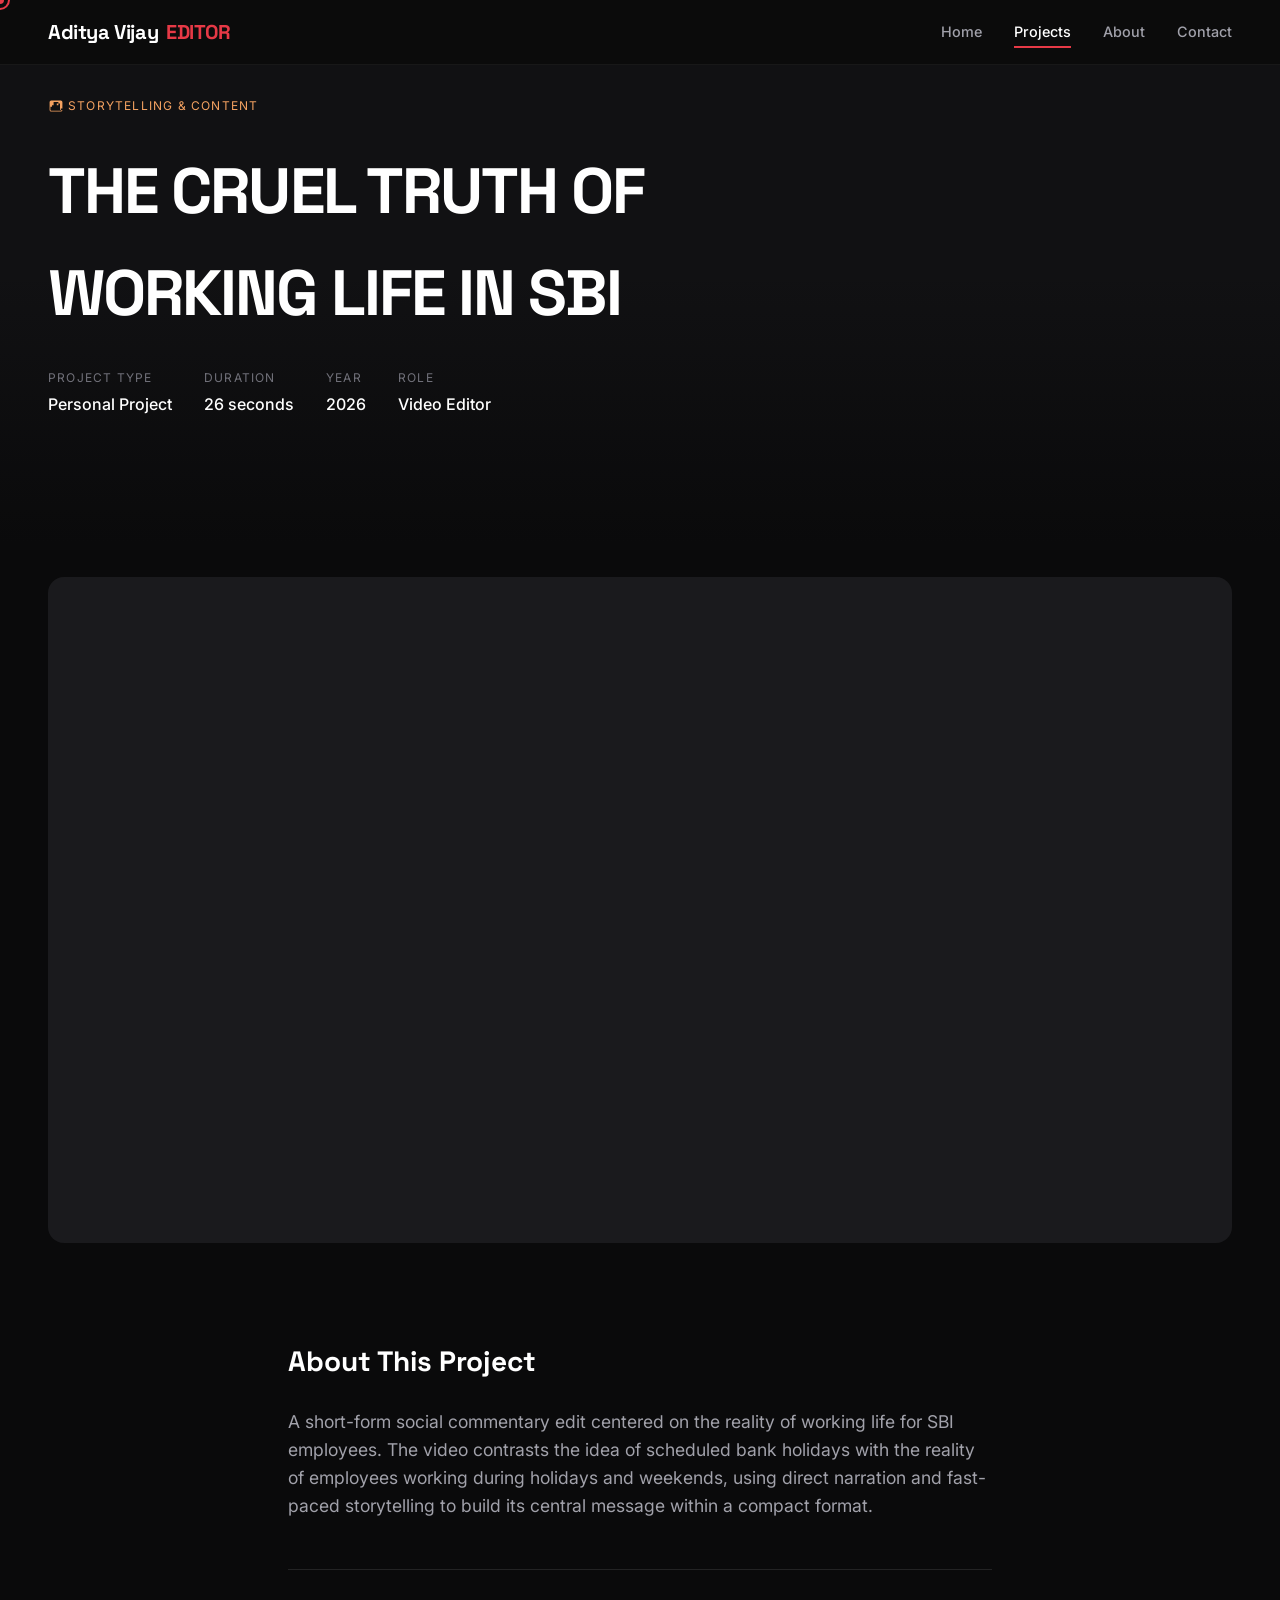
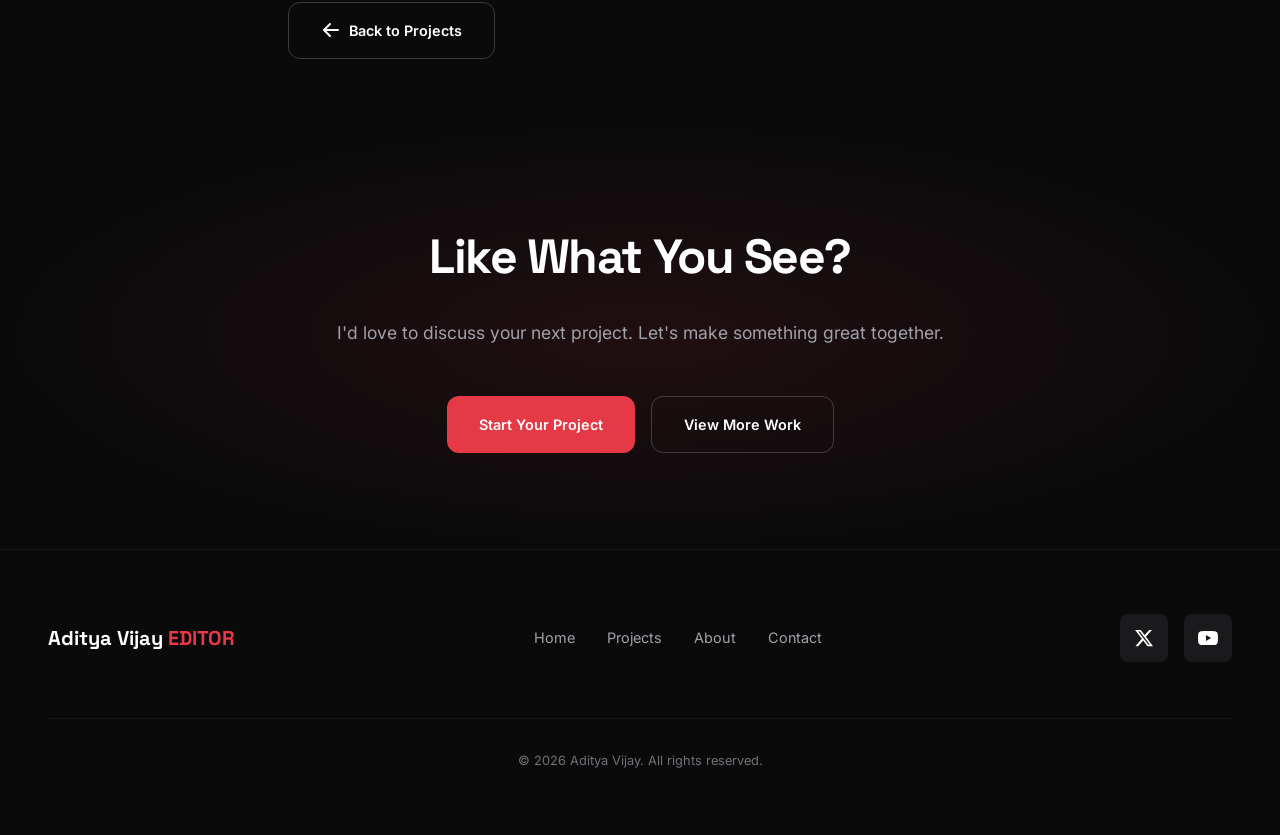
<file: video-editor-portfolio/projects/project-5.html>
<!DOCTYPE html>
<html lang="en">
<head>
  <meta charset="UTF-8">
  <meta name="viewport" content="width=device-width, initial-scale=1.0">
  <meta name="description" content="The Cruel Truth of Working Life in SBI — a short-form social commentary video edited by Aditya Vijay.">
  <link rel="icon" type="image/svg+xml" href="data:image/svg+xml,<svg xmlns='http://www.w3.org/2000/svg' viewBox='0 0 100 100'><text y='.9em' font-size='90'>🎬</text></svg>">
  <link rel="preconnect" href="https://fonts.googleapis.com">
  <link rel="preconnect" href="https://fonts.gstatic.com" crossorigin>
  <link href="https://fonts.googleapis.com/css2?family=Inter:wght@400;500;600;700&family=Space+Grotesk:wght@600;700&display=swap" rel="stylesheet">
  <link rel="stylesheet" href="../css/styles.css">
  <title>The Cruel Truth of Working Life in SBI | Aditya Vijay - Video Editor</title>
</head>
<body>
  <div class="cursor"></div>
  <div class="cursor-follower"></div>

  <nav class="nav">
    <a href="../index.html" class="nav-logo">Aditya Vijay <span>EDITOR</span></a>
    <ul class="nav-links">
      <li><a href="../index.html" class="nav-link">Home</a></li>
      <li><a href="../projects.html" class="nav-link active">Projects</a></li>
      <li><a href="../about.html" class="nav-link">About</a></li>
      <li><a href="../contact.html" class="nav-link">Contact</a></li>
    </ul>
    <button class="nav-toggle" aria-label="Toggle menu"><span></span><span></span><span></span></button>
  </nav>

  <section class="project-hero">
    <div class="project-hero-content">
      <span class="project-category">
        <svg width="16" height="16" fill="currentColor" viewBox="0 0 20 20"><path fill-rule="evenodd" d="M4 3a2 2 0 00-2 2v10a2 2 0 002 2h12a2 2 0 002-2V5a2 2 0 00-2-2H4zm3 2h6v4H7V5zm8 8v2h1v-2h-1zm-2-2H3v4a1 1 0 001 1h12a1 1 0 001-1v-4h-2zm-2-2H5v2h6V9zm6 4h1v2h-1v-2zm-2-2h2v2h-2v-2zm-4-4h4v4h-4V7z" clip-rule="evenodd"/></svg>
        STORYTELLING & CONTENT
      </span>
      <h1>THE CRUEL TRUTH OF WORKING LIFE IN SBI</h1>
      <div class="project-meta">
        <div class="project-meta-item"><span class="project-meta-label">Project Type</span><span class="project-meta-value">Personal Project</span></div>
        <div class="project-meta-item"><span class="project-meta-label">Duration</span><span class="project-meta-value">26 seconds</span></div>
        <div class="project-meta-item"><span class="project-meta-label">Year</span><span class="project-meta-value">2026</span></div>
        <div class="project-meta-item"><span class="project-meta-label">Role</span><span class="project-meta-value">Video Editor</span></div>
      </div>
    </div>
  </section>

  <div class="project-video">
  <div class="video-container">
    <iframe
      src="https://www.youtube.com/embed/HZYRZ4LG-Cc?si=E0YHDEWYbvGUSa4y"
      title="The Cruel Truth of Working Life in SBI"
      allow="accelerometer; autoplay; clipboard-write; encrypted-media; gyroscope; picture-in-picture"
      allowfullscreen>
    </iframe>
  </div>
</div>

  <section class="project-description">
    <h2>About This Project</h2>
    <p>
  A short-form social commentary edit centered on the reality of working life for SBI employees. The video contrasts the idea of scheduled bank holidays with the reality of employees working during holidays and weekends, using direct narration and fast-paced storytelling to build its central message within a compact format.
</p>
    <div style="margin-top: 3rem; padding-top: 2rem; border-top: 1px solid rgba(255,255,255,0.1);">
      <a href="../projects.html" class="btn btn-secondary"><svg width="20" height="20" viewBox="0 0 20 20" fill="currentColor" style="transform: rotate(180deg);"><path fill-rule="evenodd" d="M10.293 3.293a1 1 0 011.414 0l6 6a1 1 0 010 1.414l-6 6a1 1 0 01-1.414-1.414L14.586 11H3a1 1 0 110-2h11.586l-4.293-4.293a1 1 0 010-1.414z" clip-rule="evenodd"/></svg> Back to Projects</a>
    </div>
  </section>

  <section class="cta-section">
    <div class="cta-content">
      <h2>Like What You See?</h2>
      <p>I'd love to discuss your next project. Let's make something great together.</p>
      <div class="cta-buttons">
        <a href="../contact.html" class="btn btn-primary">Start Your Project</a>
        <a href="../projects.html" class="btn btn-secondary">View More Work</a>
      </div>
    </div>
  </section>

  <footer class="footer">
    <div class="footer-content">
      <a href="../index.html" class="footer-logo">Aditya Vijay <span>EDITOR</span></a>
      <div class="footer-links">
        <a href="../index.html" class="footer-link">Home</a>
        <a href="../projects.html" class="footer-link">Projects</a>
        <a href="../about.html" class="footer-link">About</a>
        <a href="../contact.html" class="footer-link">Contact</a>
      </div>
      <div class="footer-social">
        <a href="#" class="social-link" aria-label="X (Twitter)">
          <svg viewBox="0 0 24 24" fill="currentColor"><path d="M18.244 2.25h3.308l-7.227 8.26 8.502 11.24H16.17l-5.214-6.817L4.99 21.75H1.68l7.73-8.835L1.254 2.25H8.08l4.713 6.231zm-1.161 17.52h1.833L7.084 4.126H5.117z"/></svg>
        </a>
        <a href="https://www.youtube.com/@AdityaVijay-Edits" class="social-link" aria-label="YouTube" title="YouTube" target="_blank" rel="noopener noreferrer">
          <svg viewBox="0 0 24 24" fill="currentColor"><path d="M23.498 6.186a3.016 3.016 0 0 0-2.122-2.136C19.505 3.545 12 3.545 12 3.545s-7.505 0-9.377.505A3.017 3.017 0 0 0 .502 6.186C0 8.07 0 12 0 12s0 3.93.502 5.814a3.016 3.016 0 0 0 2.122 2.136c1.871.505 9.376.505 9.376.505s7.505 0 9.377-.505a3.015 3.015 0 0 0 2.122-2.136C24 15.93 24 12 24 12s0-3.93-.502-5.814zM9.545 15.568V8.432L15.818 12l-6.273 3.568z"/></svg>
        </a>
      </div>
      <p class="footer-copyright">© 2026 Aditya Vijay. All rights reserved.</p>
    </div>
  </footer>

  <script src="../js/main.js"></script>
</body>
</html>
</file>
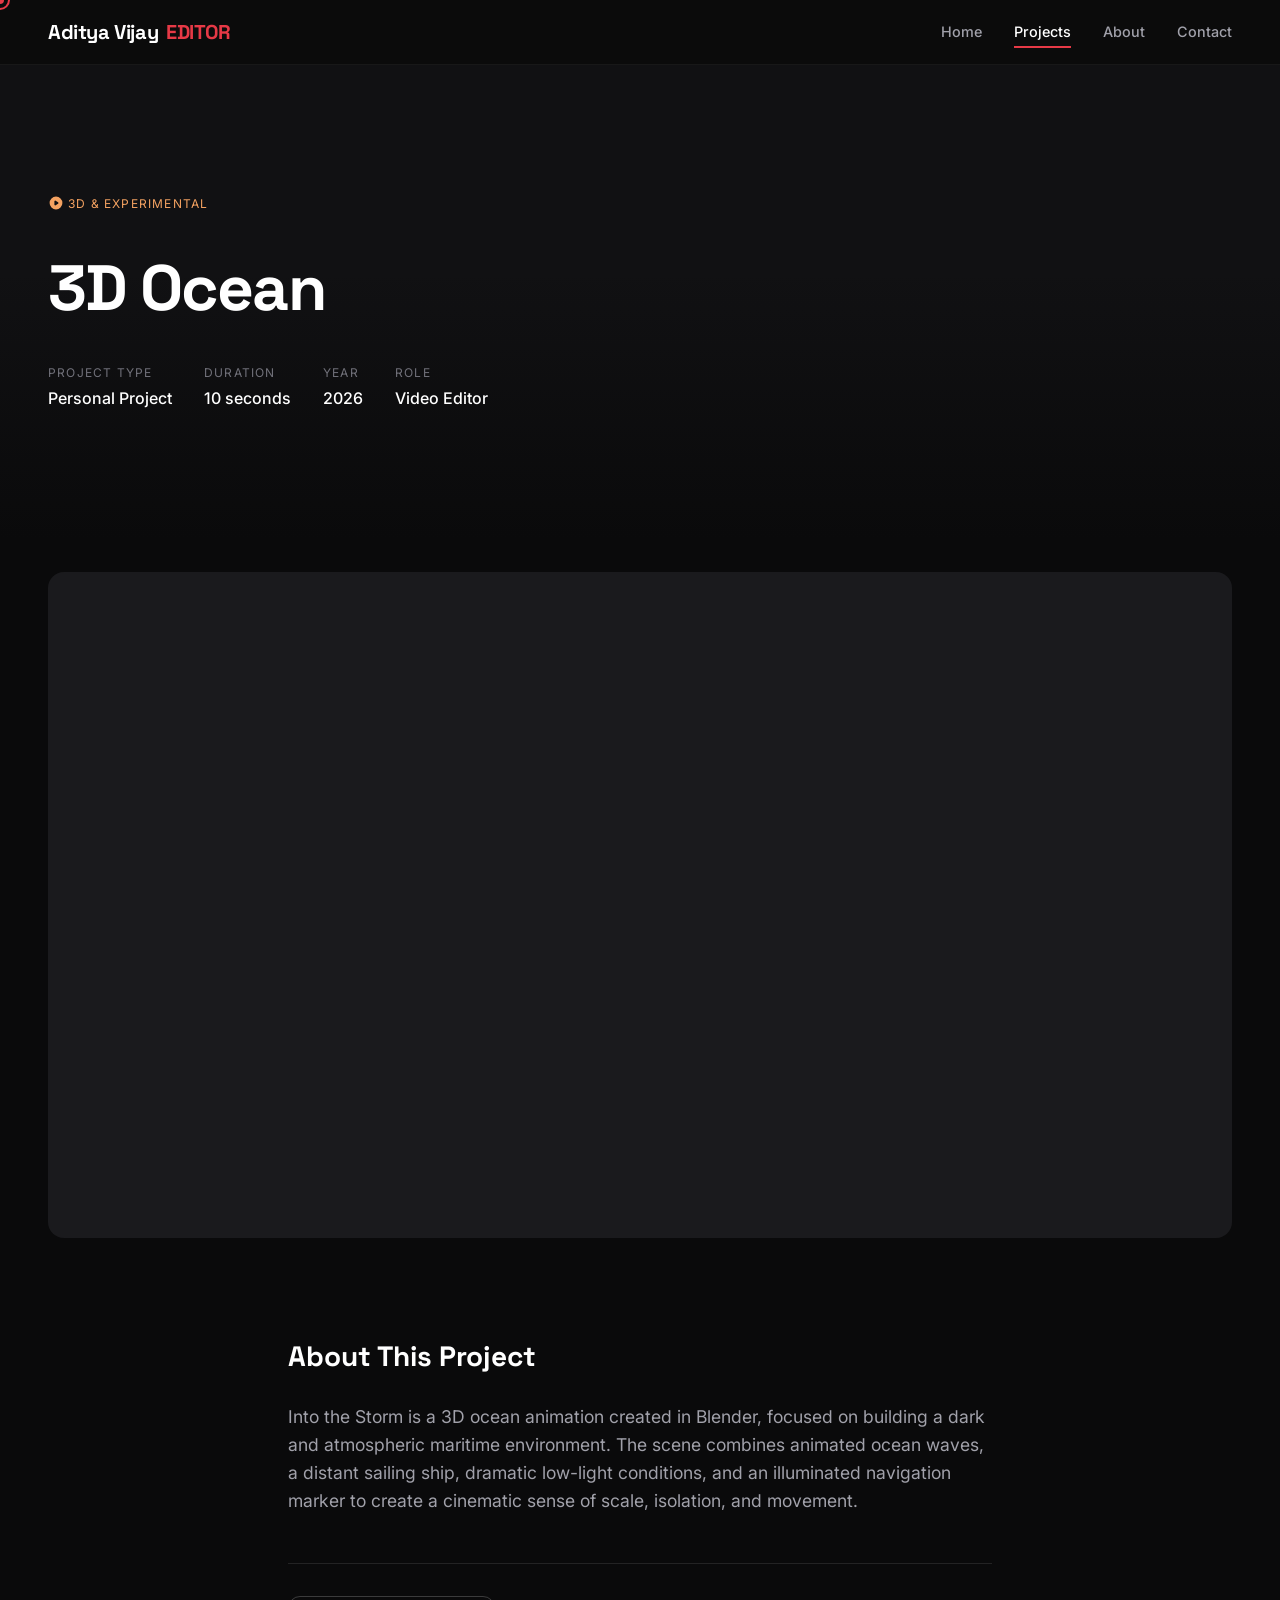
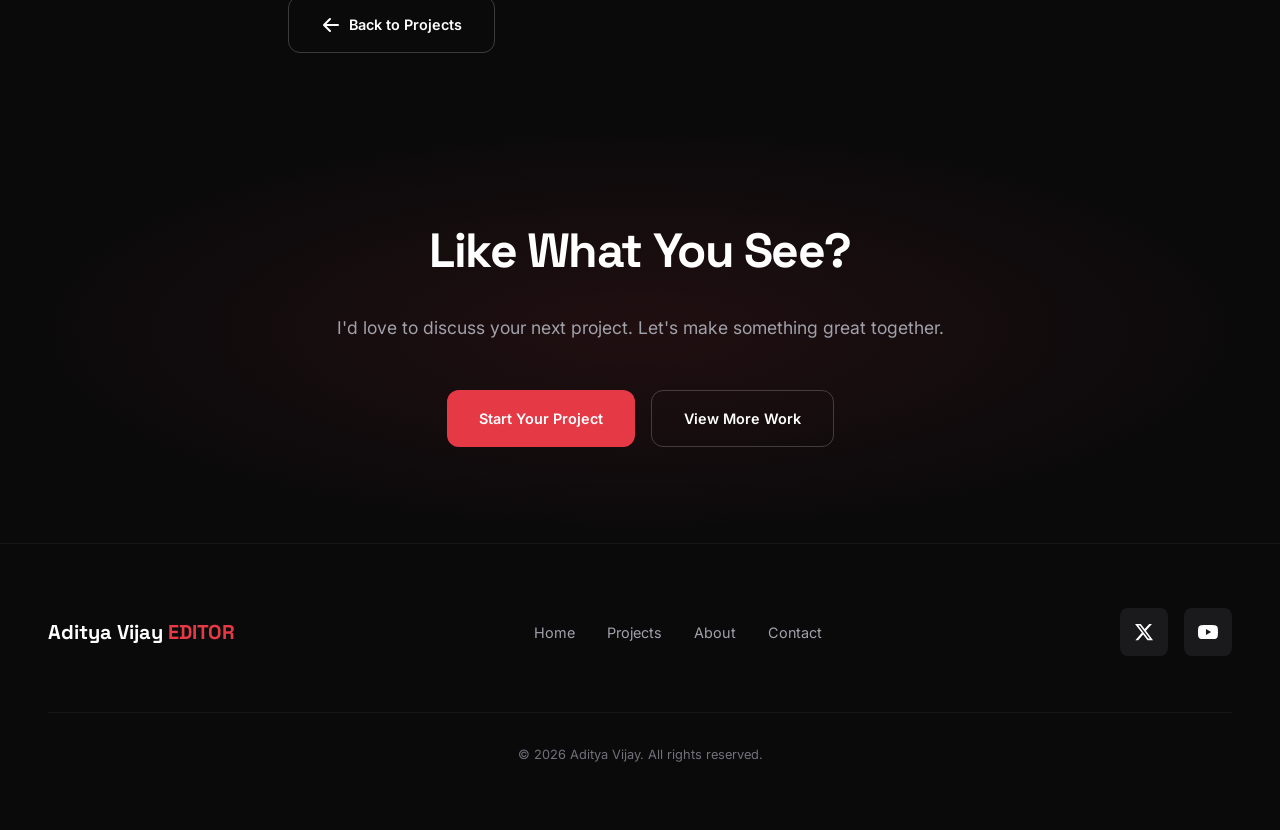
<file: video-editor-portfolio/projects/project-6.html>
<!DOCTYPE html>
<html lang="en">
<head>
  <meta charset="UTF-8">
  <meta name="viewport" content="width=device-width, initial-scale=1.0">
  <meta name="description" content="Short-form video editing by Aditya Vijay.">
  <link rel="icon" type="image/svg+xml" href="data:image/svg+xml,<svg xmlns='http://www.w3.org/2000/svg' viewBox='0 0 100 100'><text y='.9em' font-size='90'>🎬</text></svg>">
  <link rel="preconnect" href="https://fonts.googleapis.com">
  <link rel="preconnect" href="https://fonts.gstatic.com" crossorigin>
  <link href="https://fonts.googleapis.com/css2?family=Inter:wght@400;500;600;700&family=Space+Grotesk:wght@600;700&display=swap" rel="stylesheet">
  <link rel="stylesheet" href="../css/styles.css">
  <title>3D Ocean | Aditya Vijay - Video Editor</title>
</head>
<body>
  <div class="cursor"></div>
  <div class="cursor-follower"></div>

  <nav class="nav">
    <a href="../index.html" class="nav-logo">Aditya Vijay <span>EDITOR</span></a>
    <ul class="nav-links">
      <li><a href="../index.html" class="nav-link">Home</a></li>
      <li><a href="../projects.html" class="nav-link active">Projects</a></li>
      <li><a href="../about.html" class="nav-link">About</a></li>
      <li><a href="../contact.html" class="nav-link">Contact</a></li>
    </ul>
    <button class="nav-toggle" aria-label="Toggle menu"><span></span><span></span><span></span></button>
  </nav>

  <section class="project-hero">
    <div class="project-hero-content">
      <span class="project-category">
        <svg width="16" height="16" fill="currentColor" viewBox="0 0 20 20"><path fill-rule="evenodd" d="M10 18a8 8 0 100-16 8 8 0 000 16zM9.555 7.168A1 1 0 008 8v4a1 1 0 001.555.832l3-2a1 1 0 000-1.664l-3-2z" clip-rule="evenodd"/></svg>
        3D & EXPERIMENTAL
      </span>
      <h1>3D Ocean</h1>
      <div class="project-meta">
        <div class="project-meta-item"><span class="project-meta-label">Project Type</span><span class="project-meta-value">Personal Project</span></div>
        <div class="project-meta-item"><span class="project-meta-label">Duration</span><span class="project-meta-value">10 seconds</span></div>
        <div class="project-meta-item"><span class="project-meta-label">Year</span><span class="project-meta-value">2026</span></div>
        <div class="project-meta-item"><span class="project-meta-label">Role</span><span class="project-meta-value">Video Editor</span></div>
      </div>
    </div>
  </section>

  <div class="project-video">
  <div class="video-container">
    <iframe
      src="https://www.youtube.com/embed/2mIoazKO7Ws?si=n5K7UOYsc56sKxx9"
      title="3D Ocean"
      allow="accelerometer; autoplay; clipboard-write; encrypted-media; gyroscope; picture-in-picture"
      allowfullscreen>
    </iframe>
  </div>
</div>

  <section class="project-description">
    <h2>About This Project</h2>
    <p>
  Into the Storm is a 3D ocean animation created in Blender, focused on building a dark and atmospheric maritime environment. The scene combines animated ocean waves, a distant sailing ship, dramatic low-light conditions, and an illuminated navigation marker to create a cinematic sense of scale, isolation, and movement.
</p>
    <div style="margin-top: 3rem; padding-top: 2rem; border-top: 1px solid rgba(255,255,255,0.1);">
      <a href="../projects.html" class="btn btn-secondary"><svg width="20" height="20" viewBox="0 0 20 20" fill="currentColor" style="transform: rotate(180deg);"><path fill-rule="evenodd" d="M10.293 3.293a1 1 0 011.414 0l6 6a1 1 0 010 1.414l-6 6a1 1 0 01-1.414-1.414L14.586 11H3a1 1 0 110-2h11.586l-4.293-4.293a1 1 0 010-1.414z" clip-rule="evenodd"/></svg> Back to Projects</a>
    </div>
  </section>

  <section class="cta-section">
    <div class="cta-content">
      <h2>Like What You See?</h2>
      <p>I'd love to discuss your next project. Let's make something great together.</p>
      <div class="cta-buttons">
        <a href="../contact.html" class="btn btn-primary">Start Your Project</a>
        <a href="../projects.html" class="btn btn-secondary">View More Work</a>
      </div>
    </div>
  </section>

  <footer class="footer">
    <div class="footer-content">
      <a href="../index.html" class="footer-logo">Aditya Vijay <span>EDITOR</span></a>
      <div class="footer-links">
        <a href="../index.html" class="footer-link">Home</a>
        <a href="../projects.html" class="footer-link">Projects</a>
        <a href="../about.html" class="footer-link">About</a>
        <a href="../contact.html" class="footer-link">Contact</a>
      </div>
      <div class="footer-social">
        <a href="#" class="social-link" aria-label="X (Twitter)">
          <svg viewBox="0 0 24 24" fill="currentColor"><path d="M18.244 2.25h3.308l-7.227 8.26 8.502 11.24H16.17l-5.214-6.817L4.99 21.75H1.68l7.73-8.835L1.254 2.25H8.08l4.713 6.231zm-1.161 17.52h1.833L7.084 4.126H5.117z"/></svg>
        </a>
        <a href="https://www.youtube.com/@AdityaVijay-Edits" class="social-link" aria-label="YouTube" title="YouTube" target="_blank" rel="noopener noreferrer">
          <svg viewBox="0 0 24 24" fill="currentColor"><path d="M23.498 6.186a3.016 3.016 0 0 0-2.122-2.136C19.505 3.545 12 3.545 12 3.545s-7.505 0-9.377.505A3.017 3.017 0 0 0 .502 6.186C0 8.07 0 12 0 12s0 3.93.502 5.814a3.016 3.016 0 0 0 2.122 2.136c1.871.505 9.376.505 9.376.505s7.505 0 9.377-.505a3.015 3.015 0 0 0 2.122-2.136C24 15.93 24 12 24 12s0-3.93-.502-5.814zM9.545 15.568V8.432L15.818 12l-6.273 3.568z"/></svg>
        </a>
      </div>
      <p class="footer-copyright">© 2026 Aditya Vijay. All rights reserved.</p>
    </div>
  </footer>

  <script src="../js/main.js"></script>
</body>
</html>
</file>
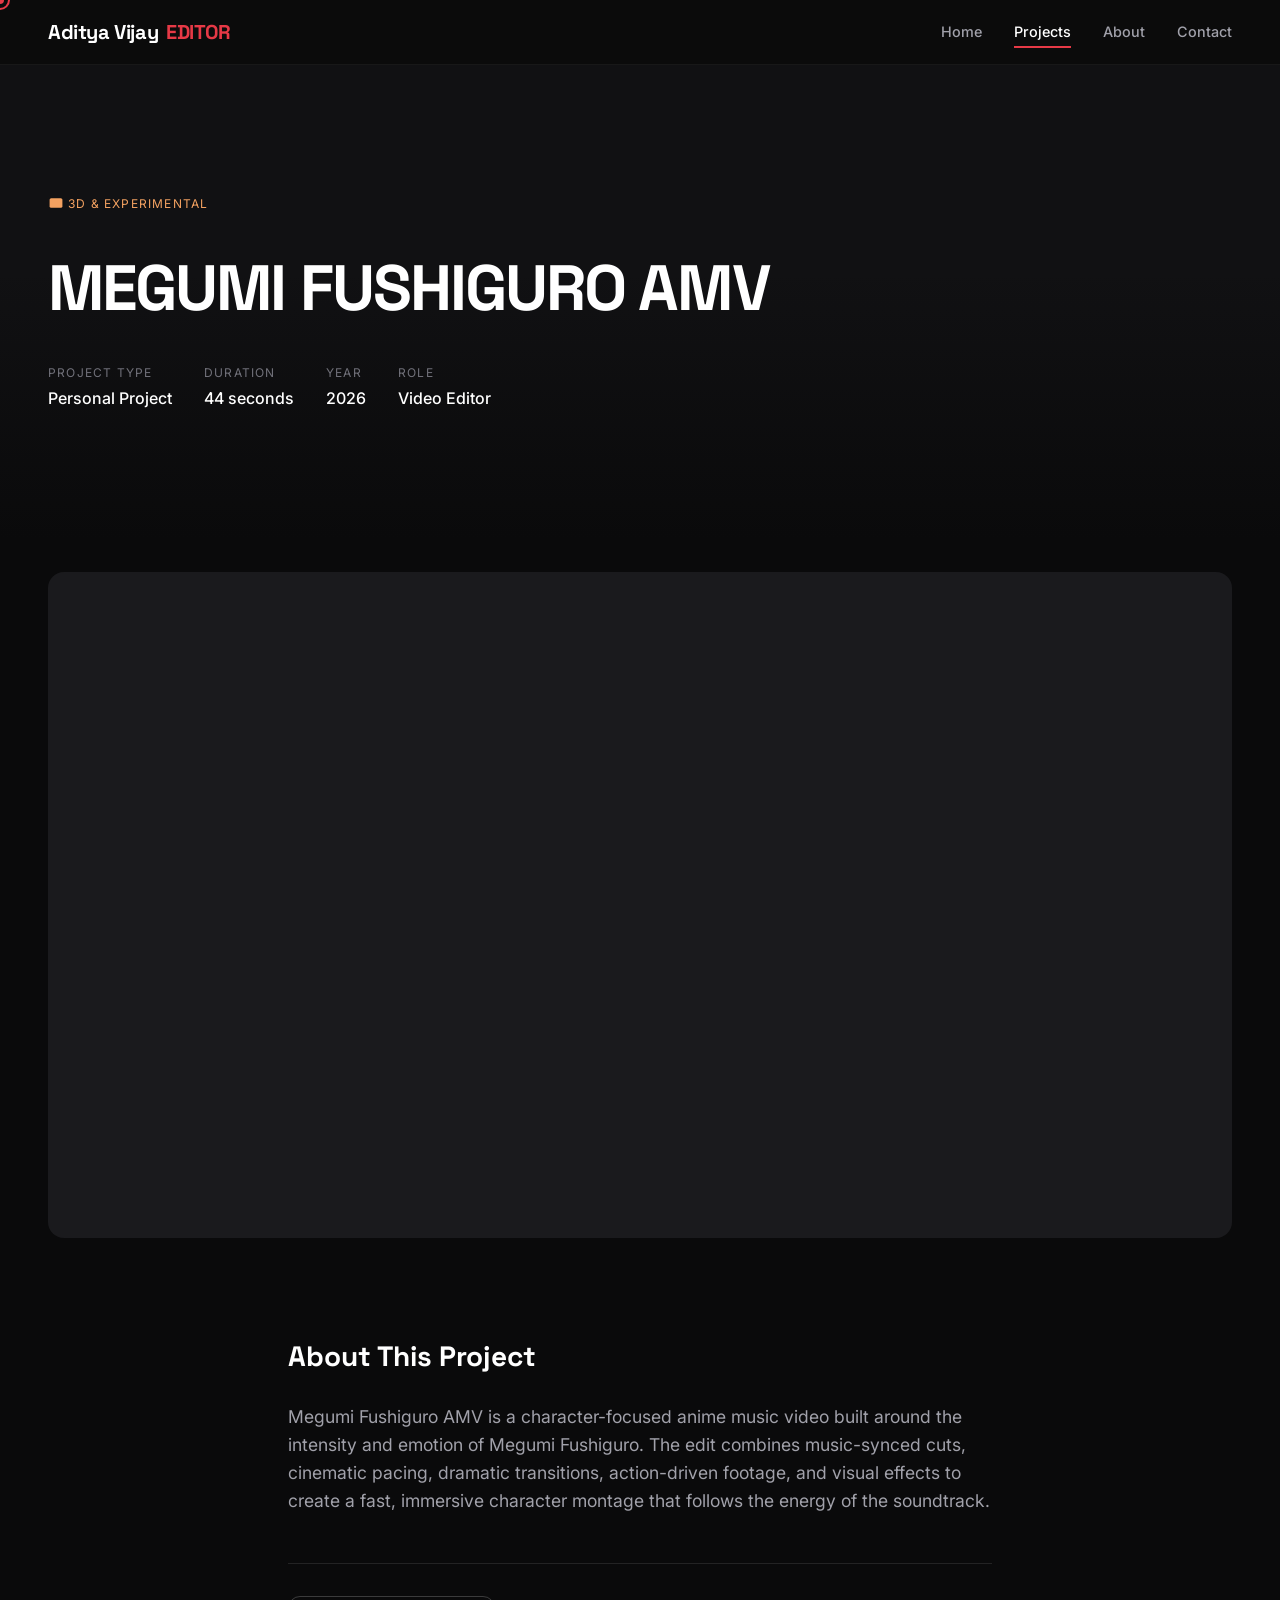
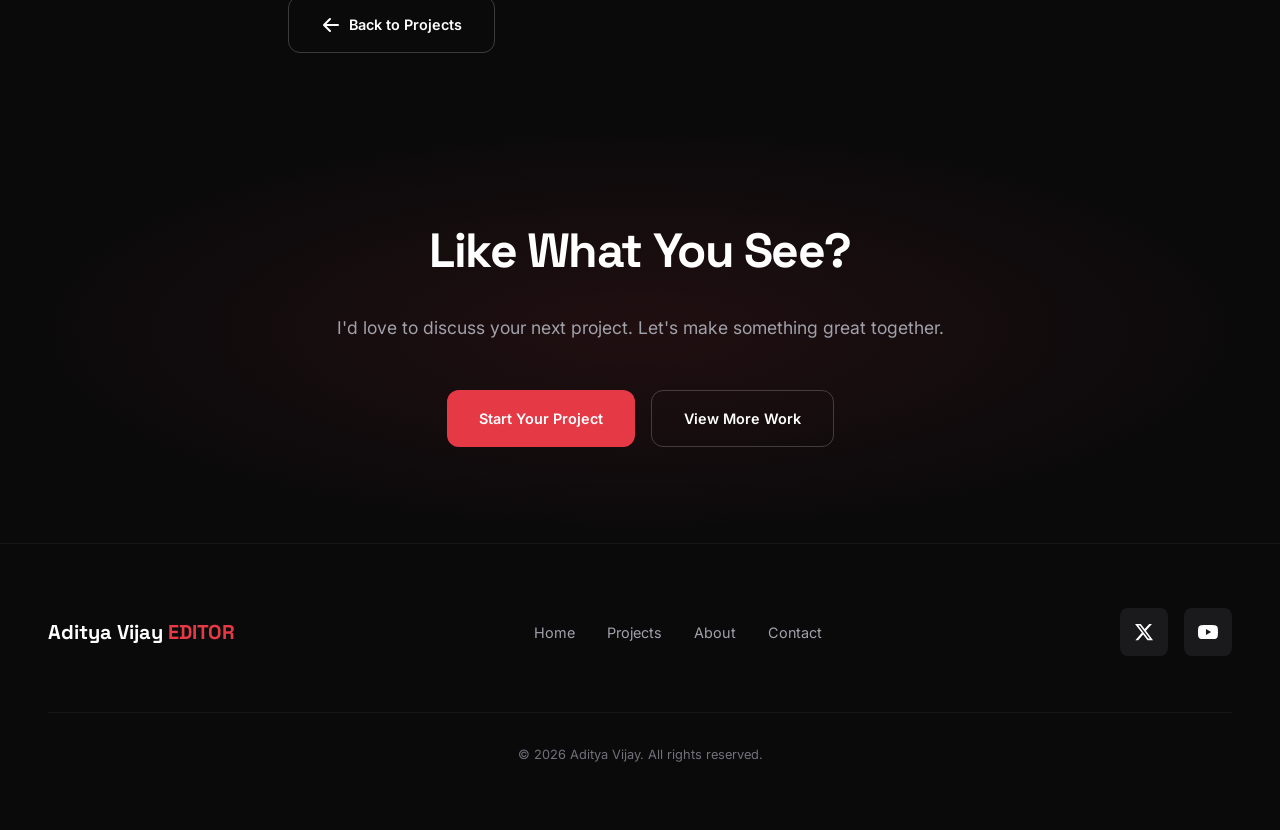
<file: video-editor-portfolio/projects/project-7.html>
<!DOCTYPE html>
<html lang="en">
<head>
  <meta charset="UTF-8">
  <meta name="viewport" content="width=device-width, initial-scale=1.0">
  <meta name="description" content="Megumi Fushiguro AMV — anime music video edited by Aditya Vijay, combining cinematic pacing, character-driven visuals, and music-synced editing.">
  <link rel="icon" type="image/svg+xml" href="data:image/svg+xml,<svg xmlns='http://www.w3.org/2000/svg' viewBox='0 0 100 100'><text y='.9em' font-size='90'>🎬</text></svg>">
  <link rel="preconnect" href="https://fonts.googleapis.com">
  <link rel="preconnect" href="https://fonts.gstatic.com" crossorigin>
  <link href="https://fonts.googleapis.com/css2?family=Inter:wght@400;500;600;700&family=Space+Grotesk:wght@600;700&display=swap" rel="stylesheet">
  <link rel="stylesheet" href="../css/styles.css">
  <title>Megumi Fushiguro AMV | Aditya Vijay - Video Editor</title>
</head>
<body>
  <div class="cursor"></div>
  <div class="cursor-follower"></div>

  <nav class="nav">
    <a href="../index.html" class="nav-logo">Aditya Vijay <span>EDITOR</span></a>
    <ul class="nav-links">
      <li><a href="../index.html" class="nav-link">Home</a></li>
      <li><a href="../projects.html" class="nav-link active">Projects</a></li>
      <li><a href="../about.html" class="nav-link">About</a></li>
      <li><a href="../contact.html" class="nav-link">Contact</a></li>
    </ul>
    <button class="nav-toggle" aria-label="Toggle menu"><span></span><span></span><span></span></button>
  </nav>

  <section class="project-hero">
    <div class="project-hero-content">
      <span class="project-category">
        <svg width="16" height="16" fill="currentColor" viewBox="0 0 20 20"><path d="M2 6a2 2 0 012-2h12a2 2 0 012 2v8a2 2 0 01-2 2H4a2 2 0 01-2-2V6z"/></svg>
        3D & EXPERIMENTAL
      </span>
      <h1>MEGUMI FUSHIGURO AMV</h1>
      <div class="project-meta">
        <div class="project-meta-item"><span class="project-meta-label">Project Type</span><span class="project-meta-value">Personal Project</span></div>
        <div class="project-meta-item"><span class="project-meta-label">Duration</span><span class="project-meta-value">44 seconds</span></div>
        <div class="project-meta-item"><span class="project-meta-label">Year</span><span class="project-meta-value">2026</span></div>
        <div class="project-meta-item"><span class="project-meta-label">Role</span><span class="project-meta-value">Video Editor</span></div>
      </div>
    </div>
  </section>

  <div class="project-video">
  <div class="video-container">
    <iframe
      src="https://www.youtube.com/embed/oZKTBiQeg0I?si=siV7Yv5fuEhO_5lb"
      title="Megumi Fushiguro AMV"
      allow="accelerometer; autoplay; clipboard-write; encrypted-media; gyroscope; picture-in-picture"
      allowfullscreen>
    </iframe>
  </div>
</div>

  <section class="project-description">
    <h2>About This Project</h2>
    <p>
  Megumi Fushiguro AMV is a character-focused anime music video built around the intensity and emotion of Megumi Fushiguro. The edit combines music-synced cuts, cinematic pacing, dramatic transitions, action-driven footage, and visual effects to create a fast, immersive character montage that follows the energy of the soundtrack.
</p>
    <div style="margin-top: 3rem; padding-top: 2rem; border-top: 1px solid rgba(255,255,255,0.1);">
      <a href="../projects.html" class="btn btn-secondary"><svg width="20" height="20" viewBox="0 0 20 20" fill="currentColor" style="transform: rotate(180deg);"><path fill-rule="evenodd" d="M10.293 3.293a1 1 0 011.414 0l6 6a1 1 0 010 1.414l-6 6a1 1 0 01-1.414-1.414L14.586 11H3a1 1 0 110-2h11.586l-4.293-4.293a1 1 0 010-1.414z" clip-rule="evenodd"/></svg> Back to Projects</a>
    </div>
  </section>

  <section class="cta-section">
    <div class="cta-content">
      <h2>Like What You See?</h2>
      <p>I'd love to discuss your next project. Let's make something great together.</p>
      <div class="cta-buttons">
        <a href="../contact.html" class="btn btn-primary">Start Your Project</a>
        <a href="../projects.html" class="btn btn-secondary">View More Work</a>
      </div>
    </div>
  </section>

  <footer class="footer">
    <div class="footer-content">
      <a href="../index.html" class="footer-logo">Aditya Vijay <span>EDITOR</span></a>
      <div class="footer-links">
        <a href="../index.html" class="footer-link">Home</a>
        <a href="../projects.html" class="footer-link">Projects</a>
        <a href="../about.html" class="footer-link">About</a>
        <a href="../contact.html" class="footer-link">Contact</a>
      </div>
      <div class="footer-social">
        <a href="#" class="social-link" aria-label="X (Twitter)">
          <svg viewBox="0 0 24 24" fill="currentColor"><path d="M18.244 2.25h3.308l-7.227 8.26 8.502 11.24H16.17l-5.214-6.817L4.99 21.75H1.68l7.73-8.835L1.254 2.25H8.08l4.713 6.231zm-1.161 17.52h1.833L7.084 4.126H5.117z"/></svg>
        </a>
        <a href="https://www.youtube.com/@AdityaVijay-Edits" class="social-link" aria-label="YouTube" title="YouTube" target="_blank" rel="noopener noreferrer">
          <svg viewBox="0 0 24 24" fill="currentColor"><path d="M23.498 6.186a3.016 3.016 0 0 0-2.122-2.136C19.505 3.545 12 3.545 12 3.545s-7.505 0-9.377.505A3.017 3.017 0 0 0 .502 6.186C0 8.07 0 12 0 12s0 3.93.502 5.814a3.016 3.016 0 0 0 2.122 2.136c1.871.505 9.376.505 9.376.505s7.505 0 9.377-.505a3.015 3.015 0 0 0 2.122-2.136C24 15.93 24 12 24 12s0-3.93-.502-5.814zM9.545 15.568V8.432L15.818 12l-6.273 3.568z"/></svg>
        </a>
      </div>
      <p class="footer-copyright">© 2026 Aditya Vijay. All rights reserved.</p>
    </div>
  </footer>

  <script src="../js/main.js"></script>
</body>
</html>
</file>
<file: video-editor-portfolio/css/styles.css>
/* ========================================
   VIDEO EDITOR PORTFOLIO - MAIN STYLES
   Experimental & Cinematic Design
   ======================================== */

/* CSS CUSTOM PROPERTIES */
:root {
  /* Colors - Dark Cinematic Palette */
  --color-bg-primary: #0a0a0b;
  --color-bg-secondary: #111113;
  --color-bg-tertiary: #1a1a1d;
  --color-bg-card: #141416;

  /* Accent Colors */
  --color-accent-primary: #e63946;
  --color-accent-secondary: #f4a261;
  --color-accent-glow: rgba(230, 57, 70, 0.4);

  /* Text Colors */
  --color-text-primary: #ffffff;
  --color-text-secondary: #a1a1aa;
  --color-text-muted: #71717a;

  /* Typography */
  --font-main: 'Inter', -apple-system, BlinkMacSystemFont, 'Segoe UI', sans-serif;
  --font-display: 'Space Grotesk', 'Inter', sans-serif;

  /* Spacing */
  --space-xs: 0.25rem;
  --space-sm: 0.5rem;
  --space-md: 1rem;
  --space-lg: 1.5rem;
  --space-xl: 2rem;
  --space-2xl: 3rem;
  --space-3xl: 4rem;
  --space-4xl: 6rem;

  /* Transitions */
  --transition-fast: 150ms cubic-bezier(0.4, 0, 0.2, 1);
  --transition-base: 300ms cubic-bezier(0.4, 0, 0.2, 1);
  --transition-slow: 500ms cubic-bezier(0.4, 0, 0.2, 1);
  --transition-smooth: 600ms cubic-bezier(0.34, 1.56, 0.64, 1);

  /* Border Radius */
  --radius-sm: 4px;
  --radius-md: 8px;
  --radius-lg: 12px;
  --radius-xl: 16px;
  --radius-full: 9999px;

  /* Shadows */
  --shadow-glow: 0 0 40px var(--color-accent-glow);
  --shadow-card: 0 4px 24px rgba(0, 0, 0, 0.4);
  --shadow-hover: 0 8px 40px rgba(0, 0, 0, 0.6);
}

/* ========================================
   BASE RESET & TYPOGRAPHY
   ======================================== */

*, *::before, *::after {
  margin: 0;
  padding: 0;
  box-sizing: border-box;
}

html {
  scroll-behavior: smooth;
  -webkit-font-smoothing: antialiased;
  -moz-osx-font-smoothing: grayscale;
}

body {
  font-family: var(--font-main);
  background-color: var(--color-bg-primary);
  color: var(--color-text-primary);
  line-height: 1.6;
  overflow-x: hidden;
}

a {
  color: inherit;
  text-decoration: none;
}

button {
  font-family: inherit;
  border: none;
  background: none;
}

body.cursor-ready {
  cursor: none;
}

body.cursor-ready a,
body.cursor-ready button {
  cursor: none;
}

img, video {
  max-width: 100%;
  height: auto;
  display: block;
}

/* Custom Cursor */
.cursor {
  width: 20px;
  height: 20px;
  border: 2px solid var(--color-accent-primary);
  border-radius: 50%;
  position: fixed;
  pointer-events: none;
  z-index: 10000;
  transition: transform 0.1s ease, background 0.2s ease;
  transform: translate(-50%, -50%);
}

.cursor.hover {
  transform: translate(-50%, -50%) scale(1.5);
  background: var(--color-accent-primary);
  opacity: 0.3;
}

.cursor-follower {
  width: 8px;
  height: 8px;
  background: var(--color-accent-primary);
  border-radius: 50%;
  position: fixed;
  pointer-events: none;
  z-index: 10001;
  transition: transform 0.08s ease;
  transform: translate(-50%, -50%);
}

/* ========================================
   NAVIGATION
   ======================================== */

.nav {
  position: fixed;
  top: 0;
  left: 0;
  right: 0;
  z-index: 1000;
  padding: var(--space-md) var(--space-2xl);
  display: flex;
  justify-content: space-between;
  align-items: center;
  background: rgba(10, 10, 11, 0.8);
  backdrop-filter: blur(20px);
  border-bottom: 1px solid rgba(255, 255, 255, 0.05);
  transition: transform var(--transition-base);
}

.nav.hidden {
  transform: translateY(-100%);
}

.nav-logo {
  font-family: var(--font-display);
  font-size: 1.25rem;
  font-weight: 700;
  letter-spacing: -0.02em;
  color: var(--color-text-primary);
  display: flex;
  align-items: center;
  gap: var(--space-sm);
}

.nav-logo span {
  color: var(--color-accent-primary);
}

.nav-links {
  display: flex;
  gap: var(--space-xl);
  list-style: none;
}

.nav-link {
  font-size: 0.9rem;
  font-weight: 500;
  color: var(--color-text-secondary);
  position: relative;
  padding: var(--space-sm) 0;
  transition: color var(--transition-fast);
}

.nav-link::after {
  content: '';
  position: absolute;
  bottom: 0;
  left: 0;
  width: 0;
  height: 2px;
  background: var(--color-accent-primary);
  transition: width var(--transition-base);
}

.nav-link:hover,
.nav-link.active {
  color: var(--color-text-primary);
}

.nav-link:hover::after,
.nav-link.active::after {
  width: 100%;
}

/* Mobile Menu Toggle */
.nav-toggle {
  display: none;
  flex-direction: column;
  gap: 5px;
  padding: var(--space-sm);
}

.nav-toggle span {
  width: 24px;
  height: 2px;
  background: var(--color-text-primary);
  transition: var(--transition-base);
}

/* ========================================
   HERO SECTION
   ======================================== */

.hero {
  min-height: 100vh;
  display: flex;
  flex-direction: column;
  justify-content: center;
  padding: var(--space-4xl) var(--space-2xl);
  position: relative;
  overflow: hidden;
}

.hero::before {
  content: '';
  position: absolute;
  top: 0;
  left: 0;
  right: 0;
  bottom: 0;
  background:
    radial-gradient(ellipse at 20% 20%, rgba(230, 57, 70, 0.08) 0%, transparent 50%),
    radial-gradient(ellipse at 80% 80%, rgba(244, 162, 97, 0.05) 0%, transparent 50%);
  pointer-events: none;
}

.hero-content {
  max-width: 800px;
  position: relative;
  z-index: 1;
}

.hero-badge {
  display: inline-flex;
  align-items: center;
  gap: var(--space-sm);
  padding: var(--space-xs) var(--space-md);
  background: rgba(230, 57, 70, 0.1);
  border: 1px solid rgba(230, 57, 70, 0.3);
  border-radius: var(--radius-full);
  font-size: 0.8rem;
  color: var(--color-accent-primary);
  margin-bottom: var(--space-xl);
  animation: fadeInUp 0.8s ease forwards;
}

.hero-badge::before {
  content: '';
  width: 6px;
  height: 6px;
  background: rgba(170, 255, 0, 1);
  border-radius: 50%;
  animation: pulse 2s infinite;
}

.hero-title {
  font-family: var(--font-display);
  font-size: clamp(3rem, 10vw, 7rem);
  font-weight: 700;
  line-height: 0.95;
  letter-spacing: -0.04em;
  margin-bottom: var(--space-xl);
  animation: fadeInUp 0.8s ease 0.1s forwards;
  opacity: 0;
}

.hero-title .line {
  display: block;
}

.hero-title .highlight {
  color: var(--color-accent-primary);
  position: relative;
}

.hero-subtitle {
  font-size: 1.25rem;
  color: var(--color-text-secondary);
  max-width: 500px;
  margin-bottom: var(--space-2xl);
  animation: fadeInUp 0.8s ease 0.2s forwards;
  opacity: 0;
}

.hero-cta {
  display: flex;
  gap: var(--space-md);
  flex-wrap: wrap;
  animation: fadeInUp 0.8s ease 0.3s forwards;
  opacity: 0;
}

/* Hero Scroll Indicator */
.hero-scroll {
  position: absolute;
  bottom: var(--space-2xl);
  left: 50%;
  transform: translateX(-50%);
  display: flex;
  flex-direction: column;
  align-items: center;
  gap: var(--space-sm);
  animation: fadeInUp 0.8s ease 0.5s forwards, float 3s ease-in-out infinite 1s;
  opacity: 0;
}

.hero-scroll span {
  font-size: 0.75rem;
  color: var(--color-text-muted);
  text-transform: uppercase;
  letter-spacing: 0.1em;
}

.hero-scroll .mouse {
  width: 24px;
  height: 38px;
  border: 2px solid var(--color-text-muted);
  border-radius: var(--radius-full);
  position: relative;
}

.hero-scroll .mouse::before {
  content: '';
  position: absolute;
  top: 8px;
  left: 50%;
  width: 4px;
  height: 8px;
  background: var(--color-accent-primary);
  border-radius: var(--radius-full);
  transform: translateX(-50%);
  animation: scroll 2s ease-in-out infinite;
}

/* ========================================
   BUTTONS
   ======================================== */

.btn {
  display: inline-flex;
  align-items: center;
  justify-content: center;
  gap: var(--space-sm);
  padding: var(--space-md) var(--space-xl);
  font-size: 0.9rem;
  font-weight: 600;
  border-radius: var(--radius-lg);
  transition: var(--transition-base);
  position: relative;
  overflow: hidden;
}

.btn-primary {
  background: var(--color-accent-primary);
  color: var(--color-text-primary);
}

.btn-primary:hover {
  background: #c1121f;
  transform: translateY(-2px);
  box-shadow: var(--shadow-glow);
}

.btn-secondary {
  background: transparent;
  color: var(--color-text-primary);
  border: 1px solid rgba(255, 255, 255, 0.2);
}

.btn-secondary:hover {
  background: rgba(255, 255, 255, 0.05);
  border-color: rgba(255, 255, 255, 0.4);
}

.btn-ghost {
  color: var(--color-text-secondary);
}

.btn-ghost:hover {
  color: var(--color-text-primary);
}

/* ========================================
   SECTION STYLES
   ======================================== */

.section {
  padding: var(--space-4xl) var(--space-2xl);
  position: relative;
}

.section-header {
  margin-bottom: var(--space-3xl);
}

.section-title {
  font-family: var(--font-display);
  font-size: clamp(2rem, 5vw, 3.5rem);
  font-weight: 700;
  letter-spacing: -0.03em;
  margin-bottom: var(--space-md);
}

.section-subtitle {
  font-size: 1.1rem;
  color: var(--color-text-secondary);
  max-width: 600px;
}

/* ========================================
   CLIENT LOGOS SECTION
   ======================================== */

.clients {
  padding: var(--space-3xl) var(--space-2xl);
  border-top: 1px solid rgba(255, 255, 255, 0.05);
  border-bottom: 1px solid rgba(255, 255, 255, 0.05);
  overflow: hidden;
}

.clients-title {
  font-size: 0.8rem;
  text-transform: uppercase;
  letter-spacing: 0.1em;
  color: var(--color-text-muted);
  margin-bottom: var(--space-xl);
  text-align: center;
}

.clients-track {
  display: flex;
  gap: var(--space-3xl);
  animation: scroll 20s linear infinite;
}

.clients-track:hover {
  animation-play-state: paused;
}

.client-logo {
  flex-shrink: 0;
  height: 40px;
  display: flex;
  align-items: center;
  justify-content: center;
  opacity: 0.5;
  transition: opacity var(--transition-fast);
}

.client-logo:hover {
  opacity: 1;
}

.client-logo svg {
  height: 100%;
  width: auto;
}

/* ========================================
   FILTER BUTTONS
   ======================================== */

.filter {
  display: flex;
  gap: var(--space-sm);
  flex-wrap: wrap;
  margin-bottom: var(--space-2xl);
}

.filter-btn {
  padding: var(--space-sm) var(--space-lg);
  font-size: 0.85rem;
  font-weight: 500;
  color: var(--color-text-secondary);
  background: var(--color-bg-tertiary);
  border-radius: var(--radius-full);
  transition: var(--transition-base);
  border: 1px solid transparent;
}

.filter-btn:hover {
  color: var(--color-text-primary);
  background: var(--color-bg-card);
}

.filter-btn.active {
  color: var(--color-text-primary);
  background: var(--color-accent-primary);
  border-color: var(--color-accent-primary);
}

/* ========================================
   PROJECT GRID
   ======================================== */

.projects-grid {
  display: grid;
  grid-template-columns: repeat(auto-fit, minmax(350px, 1fr));
  gap: var(--space-xl);
}

.project-card {
  position: relative;
  border-radius: var(--radius-xl);
  overflow: hidden;
  background: var(--color-bg-card);
  transition: var(--transition-smooth);
  opacity: 1;
  transform: translateY(0);
}

.project-card.hidden {
  display: none;
}

.project-card.animating {
  opacity: 0;
  transform: translateY(20px);
}

.project-card:hover {
  transform: translateY(-8px);
  box-shadow: var(--shadow-hover);
}

.project-thumbnail {
  position: relative;
  aspect-ratio: 16/9;
  overflow: hidden;
  background: var(--color-bg-tertiary);
}

.project-thumbnail img {
  width: 100%;
  height: 100%;
  object-fit: cover;
  transition: transform var(--transition-slow);
}

.project-card:hover .project-thumbnail img {
  transform: scale(1.05);
}

.project-overlay {
  position: absolute;
  inset: 0;
  background: linear-gradient(to top, rgba(0, 0, 0, 0.9) 0%, transparent 60%);
  display: flex;
  flex-direction: column;
  justify-content: flex-end;
  padding: var(--space-xl);
  opacity: 0;
  transition: opacity var(--transition-base);
}

.project-card:hover .project-overlay {
  opacity: 1;
}

.project-overlay .btn {
  align-self: flex-start;
  margin-top: var(--space-md);
}

.project-category {
  display: inline-flex;
  align-items: center;
  gap: var(--space-xs);
  font-size: 0.75rem;
  text-transform: uppercase;
  letter-spacing: 0.1em;
  color: var(--color-accent-secondary);
  margin-bottom: var(--space-sm);
}

.project-info {
  padding: var(--space-lg);
}

.project-client {
  font-size: 0.85rem;
  color: var(--color-text-muted);
  margin-bottom: var(--space-xs);
}

.project-title {
  font-family: var(--font-display);
  font-size: 1.25rem;
  font-weight: 600;
  margin-bottom: var(--space-sm);
}

.project-tags {
  display: flex;
  gap: var(--space-sm);
  flex-wrap: wrap;
}

.project-tag {
  font-size: 0.75rem;
  padding: var(--space-xs) var(--space-sm);
  background: var(--color-bg-tertiary);
  color: var(--color-text-secondary);
  border-radius: var(--radius-sm);
}

/* Asymmetric Layout for Featured Projects */
.project-card.large {
  grid-column: span 2;
}

@media (max-width: 768px) {
  .project-card.large {
    grid-column: span 1;
  }
}

/* ========================================
   PROJECT DETAIL PAGE
   ======================================== */

.project-hero {
  min-height: 60vh;
  display: flex;
  flex-direction: column;
  justify-content: flex-end;
  padding: var(--space-4xl) var(--space-2xl);
  position: relative;
  background: var(--color-bg-secondary);
}

.project-hero::before {
  content: '';
  position: absolute;
  inset: 0;
  background: linear-gradient(to top, var(--color-bg-primary) 0%, transparent 50%);
  pointer-events: none;
}

.project-hero-content {
  max-width: 800px;
  position: relative;
  z-index: 1;
}

.project-hero .project-category {
  margin-bottom: var(--space-lg);
}

.project-hero h1 {
  font-family: var(--font-display);
  font-size: clamp(2.5rem, 6vw, 4rem);
  font-weight: 700;
  letter-spacing: -0.03em;
  margin-bottom: var(--space-lg);
}

.project-meta {
  display: flex;
  gap: var(--space-xl);
  flex-wrap: wrap;
  margin-bottom: var(--space-xl);
}

.project-meta-item {
  display: flex;
  flex-direction: column;
  gap: var(--space-xs);
}

.project-meta-label {
  font-size: 0.75rem;
  text-transform: uppercase;
  letter-spacing: 0.1em;
  color: var(--color-text-muted);
}

.project-meta-value {
  font-weight: 500;
}

.project-video {
  width: 100%;
  max-width: 1400px;
  margin: 0 auto;
  padding: var(--space-xl) var(--space-2xl);
}

.video-container {
  position: relative;
  width: 100%;
  aspect-ratio: 16 / 9;
  border-radius: var(--radius-xl);
  overflow: hidden;
  background: var(--color-bg-tertiary);
}

.video-container iframe,
.video-container video {
  display: block;
  width: 100%;
  height: 100%;
  border: none;
}

.project-description {
  max-width: 800px;
  margin: 0 auto;
  padding: var(--space-3xl) var(--space-2xl);
}

.project-description h2 {
  font-family: var(--font-display);
  font-size: 1.75rem;
  margin-bottom: var(--space-lg);
}

.project-description p {
  font-size: 1.1rem;
  color: var(--color-text-secondary);
  margin-bottom: var(--space-lg);
}

/* ========================================
   ABOUT PAGE
   ======================================== */

.about-intro {
  min-height: 60vh;
  display: flex;
  flex-direction: column;
  justify-content: center;
  padding: var(--space-4xl) var(--space-2xl);
}

.about-intro h1 {
  font-family: var(--font-display);
  font-size: clamp(2.5rem, 6vw, 4rem);
  font-weight: 700;
  letter-spacing: -0.03em;
  max-width: 900px;
  margin-bottom: var(--space-xl);
}

.about-intro p {
  font-size: 1.25rem;
  color: var(--color-text-secondary);
  max-width: 600px;
  line-height: 1.7;
}

.about-content {
  display: grid;
  grid-template-columns: 1fr 1fr;
  gap: var(--space-4xl);
  padding: var(--space-4xl) var(--space-2xl);
  max-width: 1400px;
  margin: 0 auto;
}

.about-image {
  position: relative;
}

.about-image-container {
  position: sticky;
  top: 100px;
  aspect-ratio: 3/4;
  border-radius: var(--radius-xl);
  overflow: hidden;
  background: var(--color-bg-tertiary);
}

.about-image-container img {
  width: 100%;
  height: 100%;
  object-fit: cover;
  object-position: center top;
  transform: scale(1.25);
  transform-origin: center top;
}

.about-text {
  padding-top: var(--space-xl);
}

.about-section {
  margin-bottom: var(--space-3xl);
}

.about-section h2 {
  font-family: var(--font-display);
  font-size: 1.75rem;
  margin-bottom: var(--space-lg);
  color: var(--color-accent-primary);
}

.about-section p {
  color: var(--color-text-secondary);
  margin-bottom: var(--space-md);
  line-height: 1.8;
}

.philosophy-list {
  list-style: none;
  display: flex;
  flex-direction: column;
  gap: var(--space-lg);
}

.philosophy-list li {
  display: flex;
  gap: var(--space-md);
  align-items: flex-start;
}

.philosophy-number {
  width: 32px;
  height: 32px;
  display: flex;
  align-items: center;
  justify-content: center;
  background: var(--color-accent-primary);
  color: var(--color-text-primary);
  font-weight: 600;
  font-size: 0.9rem;
  border-radius: var(--radius-full);
  flex-shrink: 0;
}

.philosophy-content h3 {
  font-size: 1.1rem;
  margin-bottom: var(--space-xs);
}

.philosophy-content p {
  font-size: 0.95rem;
}

/* ========================================
   CONTACT PAGE
   ======================================== */

.contact-hero {
  min-height: 50vh;
  display: flex;
  flex-direction: column;
  justify-content: center;
  padding: var(--space-4xl) var(--space-2xl);
}

.contact-hero h1 {
  font-family: var(--font-display);
  font-size: clamp(2.5rem, 6vw, 4rem);
  font-weight: 700;
  letter-spacing: -0.03em;
  margin-bottom: var(--space-lg);
}

.contact-hero p {
  font-size: 1.25rem;
  color: var(--color-text-secondary);
  max-width: 500px;
}

.contact-content {
  display: grid;
  grid-template-columns: 1fr 1fr;
  gap: var(--space-4xl);
  padding: var(--space-2xl) var(--space-2xl) var(--space-4xl);
  max-width: 1200px;
  margin: 0 auto;
}

.contact-form-container {
  background: var(--color-bg-secondary);
  padding: var(--space-2xl);
  border-radius: var(--radius-xl);
  border: 1px solid rgba(255, 255, 255, 0.05);
}

.contact-form h2 {
  font-family: var(--font-display);
  font-size: 1.5rem;
  margin-bottom: var(--space-xl);
}

.form-group {
  margin-bottom: var(--space-lg);
}

.form-group label {
  display: block;
  font-size: 0.85rem;
  font-weight: 500;
  margin-bottom: var(--space-sm);
  color: var(--color-text-secondary);
}

.form-group input,
.form-group textarea,
.form-group select {
  width: 100%;
  padding: var(--space-md);
  font-family: inherit;
  font-size: 1rem;
  color: var(--color-text-primary);
  background: var(--color-bg-primary);
  border: 1px solid rgba(255, 255, 255, 0.1);
  border-radius: var(--radius-md);
  transition: var(--transition-fast);
}

.form-group input:focus,
.form-group textarea:focus,
.form-group select:focus {
  outline: none;
  border-color: var(--color-accent-primary);
  box-shadow: 0 0 0 3px rgba(230, 57, 70, 0.1);
}

.form-group textarea {
  min-height: 150px;
  resize: vertical;
}

.form-row {
  display: grid;
  grid-template-columns: 1fr 1fr;
  gap: var(--space-md);
}

.form-submit {
  width: 100%;
  padding: var(--space-md);
  margin-top: var(--space-md);
}

.form-note {
  font-size: 0.8rem;
  color: var(--color-text-muted);
  text-align: center;
  margin-top: var(--space-md);
}

.contact-info {
  display: flex;
  flex-direction: column;
  gap: var(--space-xl);
}

.contact-card {
  background: var(--color-bg-secondary);
  padding: var(--space-xl);
  border-radius: var(--radius-xl);
  border: 1px solid rgba(255, 255, 255, 0.05);
}

.contact-card h3 {
  font-family: var(--font-display);
  font-size: 1.25rem;
  margin-bottom: var(--space-md);
}

.contact-card p {
  color: var(--color-text-secondary);
  margin-bottom: var(--space-lg);
}

.contact-card .btn {
  width: 100%;
}

/* Social Links */
.social-links {
  display: flex;
  gap: var(--space-md);
  margin-top: var(--space-lg);
}

.social-link {
  width: 48px;
  height: 48px;
  display: flex;
  align-items: center;
  justify-content: center;
  background: var(--color-bg-tertiary);
  border-radius: var(--radius-md);
  transition: var(--transition-base);
}

.social-link:hover {
  background: var(--color-accent-primary);
  transform: translateY(-3px);
}

.social-link svg {
  width: 20px;
  height: 20px;
  fill: currentColor;
}

/* ========================================
   FOOTER
   ======================================== */

.footer {
  padding: var(--space-3xl) var(--space-2xl);
  border-top: 1px solid rgba(255, 255, 255, 0.05);
}

.footer-content {
  display: flex;
  justify-content: space-between;
  align-items: center;
  flex-wrap: wrap;
  gap: var(--space-lg);
}

.footer-logo {
  font-family: var(--font-display);
  font-size: 1.25rem;
  font-weight: 700;
}

.footer-logo span {
  color: var(--color-accent-primary);
}

.footer-links {
  display: flex;
  gap: var(--space-xl);
}

.footer-link {
  font-size: 0.9rem;
  color: var(--color-text-secondary);
  transition: color var(--transition-fast);
}

.footer-link:hover {
  color: var(--color-text-primary);
}

.footer-social {
  display: flex;
  gap: var(--space-md);
}

.footer-copyright {
  width: 100%;
  text-align: center;
  font-size: 0.8rem;
  color: var(--color-text-muted);
  margin-top: var(--space-xl);
  padding-top: var(--space-xl);
  border-top: 1px solid rgba(255, 255, 255, 0.05);
}

/* ========================================
   TESTIMONIALS SECTION
   ======================================== */

.testimonials {
  padding: var(--space-4xl) var(--space-2xl);
  background: var(--color-bg-secondary);
}

.testimonials-grid {
  display: grid;
  grid-template-columns: repeat(auto-fit, minmax(300px, 1fr));
  gap: var(--space-xl);
  max-width: 1200px;
  margin: 0 auto;
}

.testimonial-card {
  background: var(--color-bg-primary);
  padding: var(--space-xl);
  border-radius: var(--radius-xl);
  border: 1px solid rgba(255, 255, 255, 0.05);
}

.testimonial-quote {
  font-size: 1rem;
  color: var(--color-text-secondary);
  line-height: 1.7;
  margin-bottom: var(--space-lg);
  font-style: italic;
}

.testimonial-author {
  display: flex;
  align-items: center;
  gap: var(--space-md);
}

.testimonial-avatar {
  width: 48px;
  height: 48px;
  border-radius: var(--radius-full);
  background: var(--color-bg-tertiary);
  display: flex;
  align-items: center;
  justify-content: center;
  font-weight: 600;
  color: var(--color-accent-primary);
}

.testimonial-info h4 {
  font-size: 0.95rem;
  margin-bottom: var(--space-xs);
}

.testimonial-info p {
  font-size: 0.8rem;
  color: var(--color-text-muted);
}

/* ========================================
   CTA SECTION
   ======================================== */

.cta-section {
  padding: var(--space-4xl) var(--space-2xl);
  text-align: center;
  position: relative;
  overflow: hidden;
}

.cta-section::before {
  content: '';
  position: absolute;
  inset: 0;
  background: radial-gradient(ellipse at center, rgba(230, 57, 70, 0.1) 0%, transparent 70%);
  pointer-events: none;
}

.cta-content {
  position: relative;
  z-index: 1;
  max-width: 700px;
  margin: 0 auto;
}

.cta-section h2 {
  font-family: var(--font-display);
  font-size: clamp(2rem, 5vw, 3rem);
  font-weight: 700;
  letter-spacing: -0.03em;
  margin-bottom: var(--space-lg);
}

.cta-section p {
  font-size: 1.1rem;
  color: var(--color-text-secondary);
  margin-bottom: var(--space-2xl);
}

.cta-buttons {
  display: flex;
  gap: var(--space-md);
  justify-content: center;
  flex-wrap: wrap;
}

/* ========================================
   ANIMATIONS
   ======================================== */

@keyframes fadeInUp {
  from {
    opacity: 0;
    transform: translateY(30px);
  }
  to {
    opacity: 1;
    transform: translateY(0);
  }
}

@keyframes float {
  0%, 100% {
    transform: translateX(-50%) translateY(0);
  }
  50% {
    transform: translateX(-50%) translateY(-10px);
  }
}

@keyframes scroll {
  0% {
    transform: translateY(0);
  }
  100% {
    transform: translateY(-50%);
  }
}

@keyframes pulse {
  0%, 100% {
    opacity: 1;
    transform: scale(1);
  }
  50% {
    opacity: 0.5;
    transform: scale(1.5);
  }
}

/* Reveal on Scroll Animation */
.reveal {
  opacity: 0;
  transform: translateY(40px);
  transition: opacity 0.8s ease, transform 0.8s ease;
}

.reveal.active {
  opacity: 1;
  transform: translateY(0);
}

/* ========================================
   LOADING STATE
   ======================================== */

.loading {
  display: flex;
  align-items: center;
  justify-content: center;
  min-height: 200px;
}

.loading::after {
  content: '';
  width: 40px;
  height: 40px;
  border: 3px solid var(--color-bg-tertiary);
  border-top-color: var(--color-accent-primary);
  border-radius: 50%;
  animation: spin 1s linear infinite;
}

@keyframes spin {
  to {
    transform: rotate(360deg);
  }
}

/* ========================================
   MOBILE RESPONSIVENESS
   ======================================== */

@media (max-width: 1024px) {
  .about-content {
    grid-template-columns: 1fr;
    gap: var(--space-2xl);
  }

  .about-image-container {
    position: relative;
    top: 0;
    max-width: 400px;
    margin: 0 auto;
  }

  .contact-content {
    grid-template-columns: 1fr;
  }
}

@media (max-width: 768px) {
  .nav {
    padding: var(--space-md) var(--space-lg);
  }

  .nav-links {
    position: fixed;
    top: 0;
    right: -100%;
    width: 80%;
    max-width: 400px;
    height: 100vh;
    background: var(--color-bg-secondary);
    flex-direction: column;
    padding: var(--space-4xl) var(--space-2xl);
    gap: var(--space-xl);
    transition: right var(--transition-base);
    border-left: 1px solid rgba(255, 255, 255, 0.05);
  }

  .nav-links.active {
    right: 0;
  }

  .nav-toggle {
    display: flex;
    z-index: 1001;
  }

  .nav-toggle.active span:nth-child(1) {
    transform: rotate(45deg) translate(5px, 5px);
  }

  .nav-toggle.active span:nth-child(2) {
    opacity: 0;
  }

  .nav-toggle.active span:nth-child(3) {
    transform: rotate(-45deg) translate(5px, -5px);
  }

  .section {
    padding: var(--space-3xl) var(--space-lg);
  }

  .hero {
    padding: var(--space-4xl) var(--space-lg);
  }

  .projects-grid {
    grid-template-columns: 1fr;
  }

  .form-row {
    grid-template-columns: 1fr;
  }

  .footer-content {
    flex-direction: column;
    text-align: center;
  }

  .footer-links {
    flex-wrap: wrap;
    justify-content: center;
  }

  .cursor,
  .cursor-follower {
    display: none;
  }

  body {
    cursor: auto;
  }
}

/* ========================================
   UTILITY CLASSES
   ======================================== */

.container {
  max-width: 1400px;
  margin: 0 auto;
  padding: 0 var(--space-2xl);
}

.text-center {
  text-align: center;
}

.text-accent {
  color: var(--color-accent-primary);
}

.mb-1 { margin-bottom: var(--space-sm); }
.mb-2 { margin-bottom: var(--space-md); }
.mb-3 { margin-bottom: var(--space-lg); }
.mb-4 { margin-bottom: var(--space-xl); }
.mb-5 { margin-bottom: var(--space-2xl); }
.mb-6 { margin-bottom: var(--space-3xl); }

.mt-1 { margin-top: var(--space-sm); }
.mt-2 { margin-top: var(--space-md); }
.mt-3 { margin-top: var(--space-lg); }
.mt-4 { margin-top: var(--space-xl); }
.mt-5 { margin-top: var(--space-2xl); }
.mt-6 { margin-top: var(--space-3xl); }
</file>
